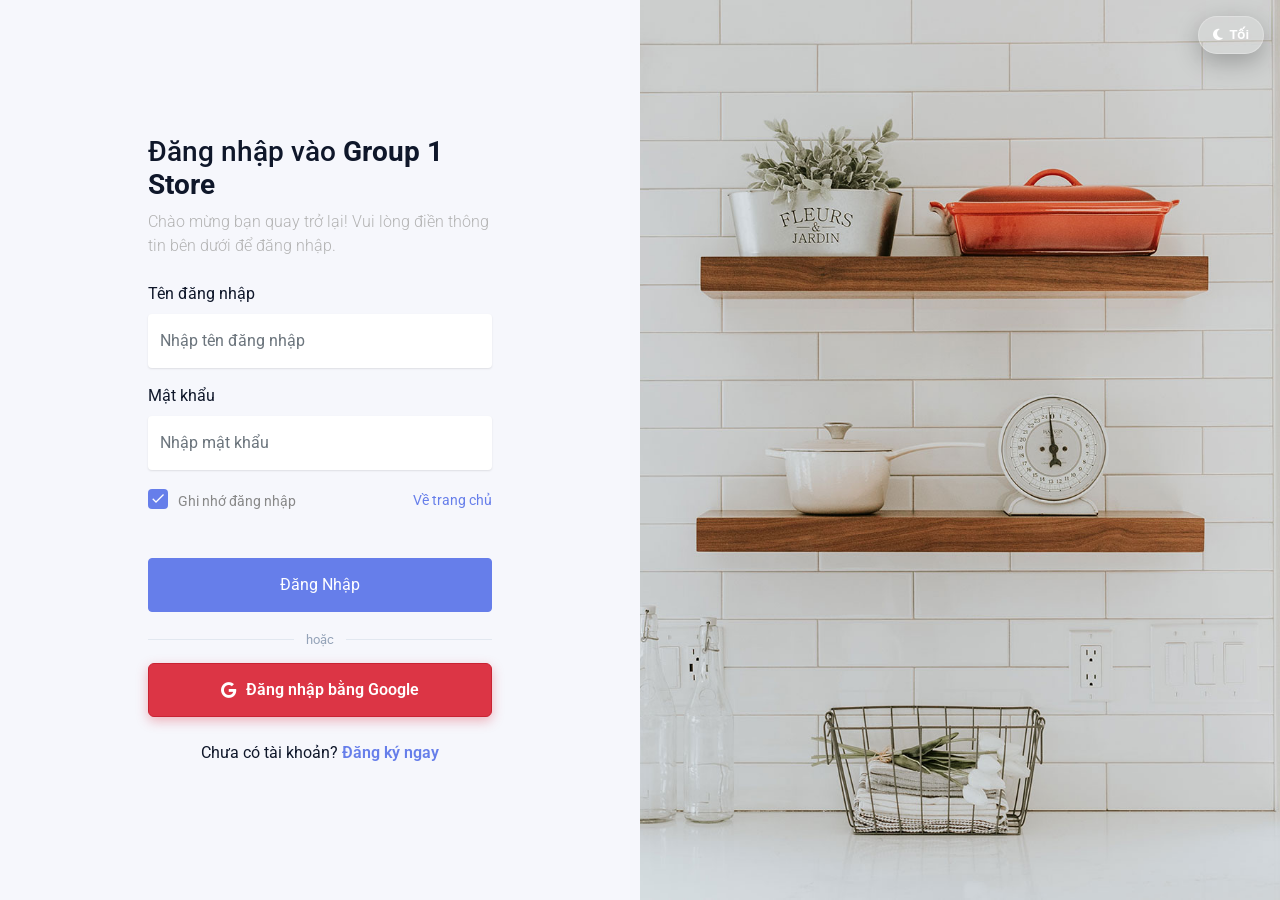
<file: wwwroot/account.html>
<!DOCTYPE html>
<html lang="vi">
<head>
    <meta charset="UTF-8" />
    <meta name="viewport" content="width=device-width, initial-scale=1.0" />
    <script src="js/theme.js"></script>
    <title>Khu vực cá nhân - Group 1 Store</title>
    <link href="https://fonts.googleapis.com/css2?family=Poppins:wght@300;400;500;600;700&display=swap" rel="stylesheet">
    <link rel="stylesheet" href="https://cdnjs.cloudflare.com/ajax/libs/font-awesome/6.5.2/css/all.min.css" />
    <link rel="stylesheet" href="css/theme.css">
    <link rel="stylesheet" href="css/header-footer.css">
    <link rel="stylesheet" href="css/member.css">
</head>
<body class="member-page">

    <header class="site-header">
        <div class="header-container">
            <div class="logo" onclick="navigateToHome()" title="Về cửa hàng">
                <i class="fa-solid fa-store"></i> Group <span>1 Store</span>
            </div>

            <button class="menu-toggle" type="button" aria-label="Mở menu">
                <i class="fa-solid fa-bars"></i>
            </button>

            <nav class="nav-menu">
                <a href="index.html" title="Trang chủ cửa hàng">
                    <i class="fa-solid fa-home"></i> Cửa hàng
                </a>
                <a href="cart.html" title="Giỏ hàng">
                    <i class="fa-solid fa-cart-shopping"></i> Giỏ hàng
                </a>
                <a href="admin.html" title="Quản lý" class="nav-dropdown-item--module nav-admin-only">
                    <i class="fa-solid fa-sliders"></i> Quản lý
                </a>
            </nav>

            <div class="header-right">
                <button class="cart-icon" onclick="navigateToCart()" title="Giỏ hàng" type="button">
                    <i class="fa-solid fa-cart-shopping"></i>
                    <span id="cart-count">0</span>
                </button>

                <div class="user-menu">
                    <button class="user-btn" id="user-btn" type="button" style="display: none;" title="Tài khoản">
                        <span class="user-btn-mark">
                            <img class="user-avatar-img" alt="" width="30" height="30" loading="lazy" decoding="async" referrerpolicy="no-referrer" />
                            <i class="user-avatar-fallback fa-solid fa-user" aria-hidden="true"></i>
                        </span>
                        <span class="user-btn-text">Tài khoản</span>
                    </button>
                    <div class="dropdown-menu" id="user-dropdown">
                        <a href="account.html"><i class="fa-solid fa-gauge-high"></i> Khu cá nhân</a>
                        <a href="settings.html"><i class="fa-solid fa-gear"></i> Cài đặt</a>
                        <a href="#" onclick="logout(); return false;"><i class="fa-solid fa-sign-out-alt"></i> Đăng xuất</a>
                    </div>
                </div>
            </div>
        </div>
    </header>

    <main class="member-shell">
        <aside class="member-sidebar" aria-label="Thông tin tài khoản">
            <div class="member-profile">
                <div class="member-avatar-wrap">
                    <img id="member-avatar-lg" class="member-avatar-img" alt="" style="display:none;" width="90" height="90" />
                    <div id="member-avatar-fallback-lg" class="member-avatar-fallback" aria-hidden="true">
                        <i class="fa-solid fa-user"></i>
                    </div>
                </div>
                <h1 id="member-display-name">Thành viên</h1>
                <span class="member-tag">Đã đăng nhập</span>
            </div>
            <nav class="member-sidebar-nav" aria-label="Điều hướng nhanh">
                <a href="account.html" class="is-active"><i class="fa-solid fa-gauge-high"></i> Tổng quan</a>
                <a href="settings.html"><i class="fa-solid fa-gear"></i> Cài đặt</a>
                <a href="index.html#products"><i class="fa-solid fa-bag-shopping"></i> Tiếp tục mua sắm</a>
                <a href="cart.html"><i class="fa-solid fa-cart-flatbed"></i> Giỏ hàng của tôi</a>
                <a href="index.html"><i class="fa-solid fa-store"></i> Trang chủ cửa hàng</a>
                <a href="admin.html" class="nav-admin-only"><i class="fa-solid fa-screwdriver-wrench"></i> Quản lý sản phẩm</a>
            </nav>
        </aside>

        <section class="member-main" aria-labelledby="member-dashboard-title">
            <div class="member-main-header">
                <h2 id="member-dashboard-title">Khu vực của bạn</h2>
            </div>

            <div class="member-cards">
                <a class="member-card" href="index.html#products">
                    <span class="icon"><i class="fa-solid fa-store"></i></span>
                    <h3>Cửa hàng</h3>
                    <p>Xem sản phẩm, lọc theo danh mục và thêm vào giỏ.</p>
                    <span class="go">Vào cửa hàng <i class="fa-solid fa-arrow-right"></i></span>
                </a>
                <a class="member-card" href="cart.html">
                    <span class="icon"><i class="fa-solid fa-basket-shopping"></i></span>
                    <h3>Giỏ hàng</h3>
                    <p>Kiểm tra đơn hàng tạm và thanh toán khi sẵn sàng.</p>
                    <span class="go">Mở giỏ hàng <i class="fa-solid fa-arrow-right"></i></span>
                </a>
                <a class="member-card nav-admin-only" href="admin.html">
                    <span class="icon"><i class="fa-solid fa-boxes-stacked"></i></span>
                    <h3>Quản lý</h3>
                    <p>Thêm, sửa hoặc xóa sản phẩm (cần quyền truy cập).</p>
                    <span class="go">Mở quản lý <i class="fa-solid fa-arrow-right"></i></span>
                </a>
                <a class="member-card" href="settings.html">
                    <span class="icon"><i class="fa-solid fa-gear"></i></span>
                    <h3>Cài đặt</h3>
                    <p>Đổi tên, mật khẩu, avatar và hình nền.</p>
                    <span class="go">Mở cài đặt <i class="fa-solid fa-arrow-right"></i></span>
                </a>
            </div>

            <section class="my-orders-section" aria-labelledby="my-orders-title">
                <div class="my-orders-head">
                    <h3 id="my-orders-title"><i class="fa-solid fa-truck-fast"></i> Theo dõi đơn hàng của bạn</h3>
                    <button type="button" id="btn-refresh-my-orders" class="my-orders-refresh" title="Làm mới">
                        <i class="fa-solid fa-rotate"></i> Làm mới
                    </button>
                </div>
                <div id="my-orders-loading" class="my-orders-loading">Đang tải đơn hàng...</div>
                <div id="my-orders-no-data" class="my-orders-empty" style="display:none;">
                    Bạn chưa có đơn hàng nào. Hãy đặt hàng từ giỏ để bắt đầu theo dõi.
                </div>

                <div id="my-orders-wrap" class="my-orders-wrap" style="display:none;">
                    <div class="my-orders-picker">
                        <label for="my-order-select">Danh sách đơn hàng</label>
                        <div class="my-orders-picker-row">
                            <select id="my-order-select">
                                <option value="">-- Chọn đơn hàng --</option>
                            </select>
                            <span id="my-orders-count" class="my-orders-count">0 đơn</span>
                        </div>
                    </div>

                    <div id="my-order-empty" class="my-order-empty">Chọn một đơn hàng để xem chi tiết.</div>
                    <div id="my-order-detail" class="my-order-detail" style="display:none;">
                        <div class="my-order-meta">
                            <div><span>Mã đơn</span><strong id="my-order-id">#—</strong></div>
                            <div><span>Thời gian</span><strong id="my-order-time">—</strong></div>
                            <div><span>Trạng thái</span><strong id="my-order-status">—</strong></div>
                            <div><span>Tổng tiền</span><strong id="my-order-total">—</strong></div>
                            <div><span>Thanh toán</span><strong id="my-order-payment">—</strong></div>
                            <div><span>Địa chỉ</span><strong id="my-order-shipping">—</strong></div>
                        </div>

                        <div class="my-order-tracking">
                            <div class="track-step" id="track-prep">Đang chuẩn bị</div>
                            <div class="track-step" id="track-ship">Đang giao</div>
                            <div class="track-step" id="track-done">Đã giao</div>
                        </div>

                        <ul id="my-order-items" class="my-order-items"></ul>

                        <div id="my-order-review-box" class="my-order-review-box is-locked">
                            <h4><i class="fa-solid fa-star"></i> Đánh giá đơn hàng</h4>
                            <p id="my-order-review-hint" class="my-order-review-hint">Đơn chưa giao thành công, chưa thể đánh giá.</p>
                            <div id="my-order-reviewed" class="my-order-reviewed" style="display:none;"></div>
                            <div id="my-order-star-row" class="my-order-star-row"></div>
                            <label for="my-order-review-note">Ghi chú</label>
                            <textarea id="my-order-review-note" rows="3" placeholder="Chia sẻ cảm nhận về đơn hàng..."></textarea>
                            <button type="button" id="btn-submit-my-review" class="my-order-review-btn">
                                <i class="fa-solid fa-paper-plane"></i> Gửi đánh giá
                            </button>
                        </div>
                        <div id="my-order-cancel-box" class="my-order-review-box is-locked">
                            <h4><i class="fa-solid fa-ban"></i> Hủy đơn hàng</h4>
                            <p id="my-order-cancel-hint" class="my-order-review-hint">Đơn đã giao nên không thể hủy.</p>
                            <div id="my-order-cancel-sent" class="my-order-reviewed" style="display:none;"></div>
                            <label for="my-order-cancel-reason">Lý do hủy *</label>
                            <select id="my-order-cancel-reason">
                                <option value="">-- Chọn lý do hủy --</option>
                            </select>
                            <label for="my-order-cancel-note">Ghi chú thêm (nếu có)</label>
                            <textarea id="my-order-cancel-note" rows="3" placeholder="Mô tả thêm cho admin..."></textarea>
                            <button type="button" id="btn-submit-my-cancel" class="my-order-review-btn">
                                <i class="fa-solid fa-paper-plane"></i> Gửi yêu cầu hủy
                            </button>
                        </div>
                        <div id="my-order-msg" class="my-order-msg"></div>
                    </div>
                </div>
            </section>
        </section>
    </main>

    <footer>
        <div class="footer-container">
            <div class="footer-bottom" style="border-top: 1px solid rgba(255,255,255,0.08); padding: 20px;">
                <p>&copy; 2026 Group 1 Store — Khu vực thành viên</p>
            </div>
        </div>
    </footer>

    <script src="config.js"></script>
    <script src="api.js"></script>
    <script src="js/profile.js"></script>
    <script src="js/header.js"></script>
    <script src="js/account-orders.js"></script>
    <script>
        function syncMemberProfile() {
            var name = localStorage.getItem('userName');
            var avatar = localStorage.getItem('userAvatar');
            var titleEl = document.getElementById('member-display-name');
            if (titleEl && name) titleEl.textContent = name;

            var img = document.getElementById('member-avatar-lg');
            var fb = document.getElementById('member-avatar-fallback-lg');
            if (!img || !fb) return;

            if (avatar && avatar.trim()) {
                img.onload = function () {
                    img.style.display = 'block';
                    fb.style.display = 'none';
                };
                img.onerror = function () {
                    img.style.display = 'none';
                    fb.style.display = 'flex';
                    img.removeAttribute('src');
                };
                img.src = avatar.trim();
                img.alt = name || 'Avatar';
                if (img.complete && img.naturalHeight > 0) {
                    img.style.display = 'block';
                    fb.style.display = 'none';
                }
            } else {
                img.style.display = 'none';
                fb.style.display = 'flex';
            }
        }

        document.addEventListener('DOMContentLoaded', function () {
            if (!getToken()) {
                window.location.href = 'login.html';
                return;
            }
            document.body.classList.add('app-user-logged-in');
            initializeHeader();
            fetchAndCacheProfile().then(function () {
                syncMemberProfile();
            });
            if (typeof initAccountOrders === 'function') {
                Promise.resolve(initAccountOrders()).catch(function (e) { console.warn(e); });
            }
            applyUserBackground();
            updateCartCount();
        });
    </script>
</body>
</html>
</file>
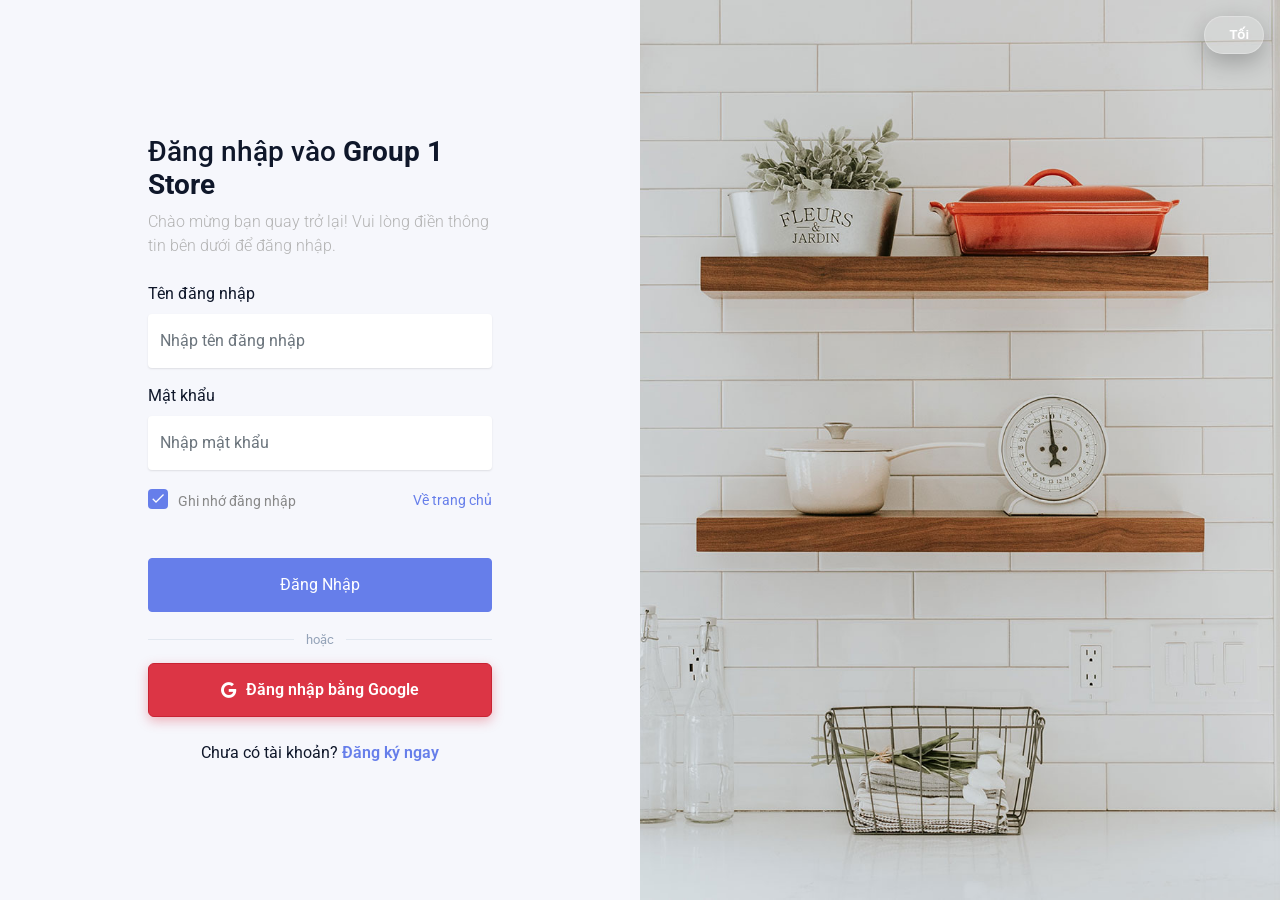
<file: wwwroot/cart.html>
﻿<!DOCTYPE html>
<html lang="vi">
<head>
    <meta charset="UTF-8">
    <meta name="viewport" content="width=device-width, initial-scale=1.0">
    <script src="js/theme.js"></script>
    <title>Giỏ hàng - Group 1 Store</title>
    <link rel="stylesheet" href="https://cdnjs.cloudflare.com/ajax/libs/font-awesome/6.5.2/css/all.min.css" />
    <link href="https://fonts.googleapis.com/css2?family=Poppins:wght@300;400;500;600;700&display=swap" rel="stylesheet">

    <link rel="stylesheet" href="css/theme.css">
    <!-- Header/Footer CSS -->
    <link rel="stylesheet" href="css/header-footer.css">

    <style>
        * {
            margin: 0;
            padding: 0;
            box-sizing: border-box;
        }

        body {
            font-family: 'Poppins', sans-serif;
            background: linear-gradient(180deg, #eef2f7 0%, #e2e8f0 100%);
            padding: 0;
            display: flex;
            flex-direction: column;
            min-height: 100vh;
            color: #0f172a;
        }

        .main-content {
            flex: 1;
            max-width: 1180px;
            margin: 0 auto;
            padding: 28px 20px 56px;
            width: 100%;
        }

        .cart-breadcrumb {
            font-size: 13px;
            color: #64748b;
            margin-bottom: 16px;
        }

        .cart-breadcrumb a {
            color: #0369a1;
            text-decoration: none;
            font-weight: 500;
        }

        .cart-breadcrumb a:hover {
            text-decoration: underline;
        }

        .page-title {
            font-size: clamp(1.5rem, 3vw, 1.85rem);
            color: #0f172a;
            margin-bottom: 22px;
            display: flex;
            align-items: center;
            gap: 12px;
            font-weight: 700;
            letter-spacing: -0.02em;
        }

        .page-title i {
            color: #0284c7;
        }

        .cart-page-grid {
            display: grid;
            grid-template-columns: 1fr minmax(280px, 340px);
            gap: 24px;
            align-items: start;
        }

        @media (max-width: 920px) {
            .cart-page-grid {
                grid-template-columns: 1fr;
            }
        }

        .cart-list-panel {
            background: #fff;
            border-radius: 18px;
            box-shadow: 0 10px 30px rgba(15, 23, 42, 0.08);
            border: 1px solid #dbe6f3;
            overflow: hidden;
        }

        .cart-list-head {
            padding: 18px 22px;
            border-bottom: 1px solid #e2e8f0;
            display: flex;
            justify-content: space-between;
            align-items: center;
            flex-wrap: wrap;
            gap: 8px;
        }

        .cart-list-head h2 {
            font-size: 15px;
            font-weight: 600;
            color: #334155;
        }

        .cart-list-head span {
            font-size: 13px;
            color: #64748b;
        }

        #cart-items {
            padding: 0;
        }

        .cart-line {
            display: grid;
            grid-template-columns: 100px 1fr auto auto auto;
            gap: 16px 20px;
            align-items: center;
            padding: 18px 22px;
            border-bottom: 1px solid #edf2f8;
            background: linear-gradient(180deg, #ffffff 0%, #fbfdff 100%);
        }

        .cart-line:last-child {
            border-bottom: none;
        }

        @media (max-width: 720px) {
            .cart-line {
                grid-template-columns: 80px 1fr;
                grid-template-rows: auto auto auto;
            }

            .cart-line__media {
                grid-row: span 2;
            }

            .cart-line__qty {
                grid-column: 2;
            }

            .cart-line__line-total {
                grid-column: 2;
                justify-self: start;
            }

            .cart-line__actions {
                grid-column: 1 / -1;
                justify-self: end;
            }
        }

        .cart-line__media {
            width: 108px;
            height: 108px;
            border-radius: 12px;
            overflow: hidden;
            background: #f8fafc;
            border: 1px solid #dbe6f3;
            flex-shrink: 0;
        }

        .cart-line__media img {
            width: 100%;
            height: 100%;
            object-fit: cover;
            display: block;
        }

        .cart-line__body {
            min-width: 0;
        }

        .cart-line__title {
            font-size: 16px;
            font-weight: 700;
            color: #0f172a;
            text-decoration: none;
            line-height: 1.35;
            display: block;
            margin-bottom: 6px;
        }

        .cart-line__title:hover {
            color: #0369a1;
        }

        .cart-line__unit {
            font-size: 13px;
            color: #64748b;
        }

        .cart-line__unit strong {
            color: #0369a1;
            font-weight: 700;
        }

        .cart-line__qty {
            display: flex;
            flex-direction: column;
            align-items: flex-start;
            gap: 6px;
        }

        .cart-line__qty label {
            font-size: 11px;
            font-weight: 600;
            text-transform: uppercase;
            letter-spacing: 0.04em;
            color: #94a3b8;
        }

        .qty-input {
            width: 80px;
            padding: 11px 8px;
            border: 1px solid #cbd5e1;
            border-radius: 10px;
            text-align: center;
            font-size: 16px;
            font-weight: 700;
            font-family: 'Poppins', sans-serif;
            color: #0f172a;
            background: #ffffff;
        }

        .qty-input:focus {
            outline: none;
            border-color: #0284c7;
            box-shadow: 0 0 0 3px rgba(14, 165, 233, 0.2);
        }

        .cart-line__line-total {
            text-align: right;
            min-width: 120px;
        }

        .cart-line__line-total .label {
            font-size: 11px;
            text-transform: uppercase;
            letter-spacing: 0.04em;
            color: #94a3b8;
            font-weight: 600;
            margin-bottom: 4px;
        }

        .cart-line__line-total .amount {
            font-size: 18px;
            font-weight: 800;
            color: #0369a1;
            letter-spacing: -0.01em;
        }

        .cart-line__actions {
            display: flex;
            flex-direction: column;
            gap: 8px;
            align-items: stretch;
        }

        .btn-update {
            background: linear-gradient(135deg, #0f766e, #0d9488);
            color: white;
            padding: 10px 14px;
            border: none;
            border-radius: 10px;
            cursor: pointer;
            font-size: 13px;
            font-weight: 600;
            font-family: 'Poppins', sans-serif;
            transition: filter 0.2s, transform 0.15s, box-shadow 0.2s;
            white-space: nowrap;
            box-shadow: 0 8px 18px rgba(13, 148, 136, 0.22);
        }

        .btn-update:hover {
            filter: brightness(1.05);
            box-shadow: 0 10px 22px rgba(13, 148, 136, 0.28);
        }

        .btn-delete {
            background: transparent;
            color: #dc2626;
            padding: 8px 10px;
            border: 1px solid #fbcaca;
            border-radius: 10px;
            cursor: pointer;
            font-size: 13px;
            font-weight: 600;
            font-family: 'Poppins', sans-serif;
            transition: background 0.2s, border-color 0.2s;
            display: inline-flex;
            align-items: center;
            justify-content: center;
            gap: 6px;
        }

        .btn-delete:hover {
            background: #fff5f5;
            border-color: #fb7185;
        }

        .cart-summary-aside {
            background: #fff;
            border-radius: 16px;
            box-shadow: 0 4px 24px rgba(15, 23, 42, 0.06);
            border: 1px solid rgba(148, 163, 184, 0.2);
            padding: 22px 22px 24px;
            position: sticky;
            top: 92px;
        }

        @media (max-width: 920px) {
            .cart-summary-aside {
                position: static;
            }
        }

        .cart-summary-aside h3 {
            font-size: 16px;
            font-weight: 700;
            color: #0f172a;
            margin-bottom: 18px;
            padding-bottom: 14px;
            border-bottom: 1px solid #e2e8f0;
        }

        .summary-rows {
            display: flex;
            flex-direction: column;
            gap: 12px;
            margin-bottom: 18px;
        }

        .summary-row {
            display: flex;
            justify-content: space-between;
            font-size: 14px;
            color: #475569;
        }

        .summary-row span:last-child {
            font-weight: 600;
            color: #0f172a;
        }

        .summary-row--muted {
            font-size: 13px;
            color: #94a3b8;
        }

        .summary-row--muted span:last-child {
            color: #64748b;
            font-weight: 500;
        }

        .summary-total {
            display: flex;
            justify-content: space-between;
            align-items: baseline;
            padding-top: 16px;
            margin-bottom: 20px;
            border-top: 2px solid #e2e8f0;
            font-size: 15px;
            font-weight: 600;
            color: #334155;
        }

        .summary-total .amount {
            font-size: 22px;
            font-weight: 800;
            color: #0369a1;
            letter-spacing: -0.02em;
        }

        .summary-actions {
            display: flex;
            flex-direction: column;
            gap: 10px;
        }

        .btn-checkout {
            width: 100%;
            background: linear-gradient(135deg, #0ea5e9, #0369a1);
            color: white;
            padding: 15px 20px;
            border: none;
            border-radius: 12px;
            cursor: pointer;
            font-size: 15px;
            font-weight: 700;
            font-family: 'Poppins', sans-serif;
            transition: transform 0.15s, box-shadow 0.2s;
            display: inline-flex;
            align-items: center;
            justify-content: center;
            gap: 10px;
            box-shadow: 0 8px 20px rgba(3, 105, 161, 0.28);
        }

        .btn-checkout:hover {
            transform: translateY(-1px);
            box-shadow: 0 12px 28px rgba(3, 105, 161, 0.35);
        }

        .btn-continue {
            width: 100%;
            background: #f8fafc;
            color: #334155;
            padding: 13px 20px;
            border: 1px solid #e2e8f0;
            border-radius: 12px;
            cursor: pointer;
            font-size: 14px;
            font-weight: 600;
            font-family: 'Poppins', sans-serif;
            transition: background 0.2s, border-color 0.2s;
            display: inline-flex;
            align-items: center;
            justify-content: center;
            gap: 8px;
        }

        .btn-continue:hover {
            background: #f1f5f9;
            border-color: #cbd5e1;
        }

        /* Modal thanh toán */
        .checkout-overlay {
            display: none;
            position: fixed;
            inset: 0;
            background: rgba(15, 23, 42, 0.55);
            z-index: 2000;
            align-items: center;
            justify-content: center;
            padding: 20px;
        }

        .checkout-overlay.show {
            display: flex;
        }

        .checkout-modal {
            background: #fff;
            border-radius: 16px;
            max-width: 520px;
            width: 100%;
            max-height: 92vh;
            overflow-y: auto;
            box-shadow: 0 24px 48px rgba(0, 0, 0, 0.2);
        }

        .checkout-modal-header {
            padding: 20px 22px;
            border-bottom: 1px solid #eee;
            display: flex;
            justify-content: space-between;
            align-items: center;
        }

        .checkout-modal-header h2 {
            font-size: 20px;
            color: #111827;
            display: flex;
            align-items: center;
            gap: 10px;
        }

        .checkout-close {
            background: none;
            border: none;
            font-size: 22px;
            color: #64748b;
            cursor: pointer;
            padding: 4px 8px;
            line-height: 1;
        }

        .checkout-modal-body {
            padding: 18px 22px 22px;
        }

        .checkout-items-preview {
            max-height: 160px;
            overflow-y: auto;
            margin-bottom: 16px;
            border: 1px solid #e2e8f0;
            border-radius: 12px;
            padding: 8px 10px;
        }

        .checkout-preview-line {
            display: flex;
            align-items: center;
            gap: 10px;
            padding: 8px 4px;
            border-bottom: 1px solid #f1f5f9;
            font-size: 13px;
        }

        .checkout-preview-line:last-child {
            border-bottom: none;
        }

        .checkout-preview-line img {
            width: 44px;
            height: 44px;
            border-radius: 8px;
            object-fit: cover;
            background: #f8fafc;
            flex-shrink: 0;
        }

        .checkout-preview-line .pn {
            flex: 1;
            min-width: 0;
            font-weight: 600;
            color: #1e293b;
            white-space: nowrap;
            overflow: hidden;
            text-overflow: ellipsis;
        }

        .checkout-preview-line .pq {
            color: #64748b;
            font-size: 12px;
        }

        .checkout-total-line {
            font-size: 18px;
            font-weight: 700;
            color: #00a8cc;
            margin-bottom: 16px;
            text-align: center;
        }

        .payment-methods-title {
            font-size: 14px;
            font-weight: 600;
            color: #374151;
            margin-bottom: 10px;
        }

        .payment-option {
            display: flex;
            align-items: flex-start;
            flex-wrap: wrap;
            gap: 12px;
            padding: 12px 14px;
            border: 2px solid #e5e7eb;
            border-radius: 12px;
            margin-bottom: 10px;
            cursor: pointer;
            transition: border-color 0.2s, background 0.2s;
        }

        .payment-option-logos {
            display: flex;
            align-items: center;
            gap: 6px;
            flex-wrap: wrap;
            width: 70px;
            flex: 0 0 70px;
            margin-top: 1px;
        }

        .payment-option-logo {
            width: 30px;
            height: 30px;
            border-radius: 8px;
            border: 1px solid #dbe3ef;
            background: #fff;
            object-fit: contain;
            padding: 4px;
            box-shadow: 0 2px 6px rgba(15, 23, 42, 0.06);
        }

        .payment-option-logo--bank-grid {
            width: 68px;
            height: 44px;
            padding: 2px;
        }

        .payment-option:hover {
            border-color: #00d4ff;
            background: #f8fafc;
        }

        .payment-option.selected {
            border-color: #0072ff;
            background: #eff6ff;
        }

        .payment-option input {
            margin-top: 3px;
        }

        .payment-option label {
            flex: 1;
            cursor: pointer;
            font-size: 14px;
            line-height: 1.45;
            min-width: 0;
        }

        .payment-option strong {
            display: block;
            color: #111827;
            margin-bottom: 2px;
        }

        .payment-option small {
            color: #64748b;
            font-size: 12px;
        }

        .payment-hint {
            display: none;
            font-size: 13px;
            color: #475569;
            background: #f1f5f9;
            border-radius: 10px;
            padding: 12px 14px;
            margin-top: 4px;
            margin-bottom: 14px;
            line-height: 1.5;
        }

        .payment-hint.show {
            display: block;
        }

        /* VNPay QR */
        .vnpay-qr-wrap {
            display: none;
            width: 100%;
            margin-top: 12px;
        }

        .vnpay-qr-wrap.is-visible {
            display: block;
            animation: vnpayQrIn 0.2s ease;
        }

        @keyframes vnpayQrIn {
            from { opacity: 0; transform: translateY(-6px); }
            to { opacity: 1; transform: translateY(0); }
        }

        .vnpay-qr-card {
            width: 100%;
            background: #f8fafc;
            border: 1px solid #e2e8f0;
            border-radius: 12px;
            padding: 14px;
            display: flex;
            align-items: center;
            gap: 14px;
        }

        .vnpay-qr-img {
            width: 120px;
            height: 120px;
            border-radius: 10px;
            background: #fff;
            object-fit: contain;
            padding: 8px;
            border: 1px solid rgba(0, 114, 255, 0.14);
            flex-shrink: 0;
        }

        .vnpay-qr-meta {
            flex: 1;
            min-width: 0;
        }

        .vnpay-qr-meta strong {
            display: block;
            font-size: 14px;
            color: #0f172a;
            margin-bottom: 6px;
        }

        .vnpay-qr-amount {
            font-weight: 800;
            color: #0072ff;
            margin-bottom: 4px;
        }

        .vnpay-qr-meta .sub {
            font-size: 12px;
            color: #64748b;
            line-height: 1.5;
        }

        .vnpay-qr-missing {
            display: none;
            margin-top: 6px;
            font-size: 12px;
            color: #ef4444;
            line-height: 1.4;
        }

        html[data-theme="dark"] .vnpay-qr-card {
            background: var(--th-bg-elevated);
            border-color: var(--th-border);
        }

        html[data-theme="dark"] .vnpay-qr-meta strong {
            color: var(--th-text);
        }

        html[data-theme="dark"] .vnpay-qr-amount {
            color: var(--th-accent-soft);
        }

        html[data-theme="dark"] .vnpay-qr-meta .sub {
            color: var(--th-text-muted);
        }

        .btn-confirm-pay {
            width: 100%;
            padding: 14px;
            border: none;
            border-radius: 10px;
            background: linear-gradient(135deg, #00c6ff, #0072ff);
            color: #fff;
            font-size: 16px;
            font-weight: 600;
            cursor: pointer;
            font-family: 'Poppins', sans-serif;
            margin-top: 8px;
        }

        .btn-confirm-pay:hover {
            opacity: 0.95;
            transform: translateY(-1px);
        }

        .btn-confirm-pay:disabled {
            opacity: 0.55;
            cursor: not-allowed;
            transform: none;
        }

        /* Modal thanh toán thành công */
        .order-success-overlay {
            display: none;
            position: fixed;
            inset: 0;
            z-index: 2100;
            background: rgba(15, 23, 42, 0.62);
            backdrop-filter: blur(4px);
            align-items: center;
            justify-content: center;
            padding: 20px;
        }

        .order-success-overlay.show {
            display: flex;
            animation: successOverlayIn 0.35s ease;
        }

        @keyframes successOverlayIn {
            from { opacity: 0; }
            to { opacity: 1; }
        }

        .order-success-card {
            background: #fff;
            border-radius: 20px;
            max-width: 440px;
            width: 100%;
            overflow: hidden;
            box-shadow: 0 28px 60px rgba(15, 23, 42, 0.28);
            animation: successCardIn 0.45s cubic-bezier(0.22, 1, 0.36, 1);
        }

        @keyframes successCardIn {
            from {
                opacity: 0;
                transform: translateY(24px) scale(0.96);
            }
            to {
                opacity: 1;
                transform: translateY(0) scale(1);
            }
        }

        .order-success-hero {
            text-align: center;
            padding: 32px 28px 24px;
            background: linear-gradient(145deg, #059669 0%, #0d9488 45%, #0284c7 100%);
            color: #fff;
            position: relative;
        }

        .order-success-hero::after {
            content: '';
            position: absolute;
            inset: 0;
            background: radial-gradient(circle at 80% 20%, rgba(255, 255, 255, 0.15), transparent 50%);
            pointer-events: none;
        }

        .success-icon-ring {
            width: 72px;
            height: 72px;
            margin: 0 auto 16px;
            border-radius: 50%;
            background: rgba(255, 255, 255, 0.2);
            border: 3px solid rgba(255, 255, 255, 0.5);
            display: flex;
            align-items: center;
            justify-content: center;
            font-size: 32px;
            position: relative;
            z-index: 1;
            animation: successPop 0.55s cubic-bezier(0.22, 1, 0.36, 1) 0.15s both;
        }

        @keyframes successPop {
            0% { transform: scale(0.4); opacity: 0; }
            70% { transform: scale(1.08); }
            100% { transform: scale(1); opacity: 1; }
        }

        .order-success-hero h2 {
            font-size: 1.35rem;
            font-weight: 700;
            margin-bottom: 6px;
            position: relative;
            z-index: 1;
            letter-spacing: -0.02em;
        }

        .order-success-hero .success-subtitle {
            font-size: 14px;
            opacity: 0.92;
            line-height: 1.5;
            position: relative;
            z-index: 1;
        }

        .order-success-body {
            padding: 22px 24px 8px;
        }

        .order-success-body .detail-grid {
            display: flex;
            flex-direction: column;
            gap: 0;
            border: 1px solid #e2e8f0;
            border-radius: 14px;
            overflow: hidden;
        }

        .order-detail-row {
            display: flex;
            justify-content: space-between;
            align-items: center;
            gap: 12px;
            padding: 14px 16px;
            font-size: 14px;
            border-bottom: 1px solid #f1f5f9;
        }

        .order-detail-row:last-child {
            border-bottom: none;
        }

        .order-detail-row .label {
            color: #64748b;
            display: flex;
            align-items: center;
            gap: 8px;
        }

        .order-detail-row .label i {
            color: #0284c7;
            width: 18px;
            text-align: center;
        }

        .order-detail-row .value {
            font-weight: 600;
            color: #0f172a;
            text-align: right;
        }

        .order-detail-row--total {
            background: linear-gradient(90deg, #f0f9ff, #ecfeff);
        }

        .order-detail-row--total .value {
            font-size: 1.1rem;
            color: #0072ff;
            font-weight: 700;
        }

        .order-detail-row--id .value {
            font-family: ui-monospace, 'Cascadia Code', monospace;
            font-size: 15px;
            color: #0d9488;
        }

        .success-cod-block {
            margin-top: 14px;
            padding: 14px 16px;
            background: #f8fafc;
            border-radius: 12px;
            border: 1px dashed #cbd5e1;
            font-size: 13px;
            line-height: 1.55;
            color: #475569;
        }

        .success-cod-block h4 {
            font-size: 13px;
            font-weight: 600;
            color: #334155;
            margin-bottom: 8px;
            display: flex;
            align-items: center;
            gap: 8px;
        }

        .success-cod-block p {
            margin: 4px 0;
        }

        .success-cod-block strong {
            color: #0f172a;
        }

        .order-success-actions {
            padding: 16px 24px 24px;
            display: flex;
            flex-direction: column;
            gap: 10px;
        }

        .btn-success-primary {
            display: flex;
            align-items: center;
            justify-content: center;
            gap: 8px;
            width: 100%;
            padding: 14px 20px;
            border: none;
            border-radius: 12px;
            background: linear-gradient(135deg, #00c6ff, #0072ff);
            color: #fff;
            font-size: 15px;
            font-weight: 600;
            font-family: 'Poppins', sans-serif;
            text-decoration: none;
            cursor: pointer;
            transition: transform 0.2s, box-shadow 0.2s;
            box-shadow: 0 8px 20px rgba(0, 114, 255, 0.3);
        }

        .btn-success-primary:hover {
            transform: translateY(-2px);
            box-shadow: 0 12px 24px rgba(0, 114, 255, 0.38);
        }

        .btn-success-secondary {
            width: 100%;
            padding: 12px 20px;
            border: 2px solid #e2e8f0;
            border-radius: 12px;
            background: #fff;
            color: #475569;
            font-size: 14px;
            font-weight: 600;
            font-family: 'Poppins', sans-serif;
            cursor: pointer;
            transition: border-color 0.2s, color 0.2s;
        }

        .btn-success-secondary:hover {
            border-color: #94a3b8;
            color: #0f172a;
        }

        .cod-customer-section {
            display: none;
            margin: 12px 0 14px;
            padding: 14px;
            border: 2px solid #0ea5e9;
            border-radius: 12px;
            background: #f0f9ff;
        }

        .cod-customer-section.is-visible {
            display: block !important;
        }

        .cod-customer-section h3 {
            font-size: 14px;
            font-weight: 600;
            color: #111827;
            margin: 0 0 12px;
            display: flex;
            align-items: center;
            gap: 8px;
        }

        .cod-field {
            margin-bottom: 10px;
        }

        .cod-field label {
            display: block;
            font-size: 12px;
            font-weight: 600;
            color: #475569;
            margin-bottom: 4px;
        }

        .cod-field input,
        .cod-field textarea {
            width: 100%;
            padding: 10px 12px;
            border: 1px solid #cbd5e1;
            border-radius: 8px;
            font-size: 14px;
            font-family: 'Poppins', sans-serif;
        }

        .cod-field textarea {
            min-height: 64px;
            resize: vertical;
        }

        .cod-phone-row {
            display: flex;
            gap: 8px;
            flex-wrap: wrap;
            align-items: flex-end;
        }

        .cod-phone-row .cod-field {
            flex: 1;
            min-width: 140px;
            margin-bottom: 0;
        }

        .btn-send-otp {
            padding: 10px 14px;
            border: none;
            border-radius: 8px;
            background: #0f766e;
            color: #fff;
            font-size: 13px;
            font-weight: 600;
            cursor: pointer;
            font-family: inherit;
            white-space: nowrap;
        }

        .btn-send-otp:hover { filter: brightness(1.05); }
        .btn-send-otp:disabled { opacity: 0.55; cursor: not-allowed; }

        .cod-otp-row {
            display: flex;
            gap: 8px;
            margin-top: 10px;
            flex-wrap: wrap;
            align-items: flex-end;
        }

        .cod-otp-row input {
            flex: 1;
            min-width: 120px;
            padding: 10px 12px;
            border: 1px solid #cbd5e1;
            border-radius: 8px;
            font-size: 14px;
            letter-spacing: 0.15em;
            font-family: inherit;
        }

        .btn-verify-otp {
            padding: 10px 14px;
            border: none;
            border-radius: 8px;
            background: #1d4ed8;
            color: #fff;
            font-size: 13px;
            font-weight: 600;
            cursor: pointer;
            font-family: inherit;
        }

        .btn-verify-otp:disabled { opacity: 0.55; cursor: not-allowed; }

        .cod-otp-status {
            font-size: 12px;
            margin-top: 8px;
            line-height: 1.45;
        }

        .cod-otp-status.ok { color: #047857; }
        .cod-otp-status.err { color: #b91c1c; }
        .cod-otp-status.info { color: #0369a1; }

        .empty-message {
            text-align: center;
            padding: 56px 32px;
            color: #64748b;
            font-size: 16px;
            line-height: 1.6;
        }

        .empty-message i {
            font-size: 48px;
            color: #cbd5e1;
            margin-bottom: 16px;
            display: block;
        }

        .empty-message a {
            color: #0369a1;
            text-decoration: none;
            font-weight: 600;
        }

        .empty-message a:hover {
            text-decoration: underline;
        }

        @media (max-width: 720px) {
            .page-title {
                font-size: 1.35rem;
            }

            .cart-line__media {
                width: 80px;
                height: 80px;
            }
        }
    </style>
</head>
<body>

    <!-- HEADER -->
    <header class="site-header">
        <div class="header-container">
            <div class="logo" onclick="navigateToHome()" title="Trang chủ" style="cursor: pointer;">
                <i class="fa-solid fa-store"></i> Group <span>1 Store</span>
            </div>

            <button class="menu-toggle">
                <i class="fa-solid fa-bars"></i>
            </button>

            <nav class="nav-menu">
                <a href="index.html">
                    <i class="fa-solid fa-home"></i> Trang chủ
                </a>
                <a href="index.html#products" title="Cửa hàng">
                    <i class="fa-solid fa-store"></i> Cửa hàng
                </a>
                <a href="admin.html" class="nav-admin-only" title="Quản lý sản phẩm">
                    <i class="fa-solid fa-sliders"></i> Quản lý
                </a>
            </nav>

            <div class="header-right">
                <button class="cart-icon" style="background: #00d4ff; color: #111827;">
                    <i class="fa-solid fa-cart-shopping"></i>
                    <span id="cart-count">0</span>
                </button>

                <div class="user-menu">
                    <button class="user-btn" id="user-btn" type="button" style="display: none;" title="Tài khoản">
                        <span class="user-btn-mark">
                            <img class="user-avatar-img" alt="" width="30" height="30" loading="lazy" decoding="async" referrerpolicy="no-referrer" />
                            <i class="user-avatar-fallback fa-solid fa-user" aria-hidden="true"></i>
                        </span>
                        <span class="user-btn-text">Tài khoản</span>
                    </button>
                    <div class="dropdown-menu" id="user-dropdown">
                        <a href="account.html"><i class="fa-solid fa-gauge-high"></i> Khu cá nhân</a>
                        <a href="settings.html"><i class="fa-solid fa-gear"></i> Cài đặt</a>
                        <a href="#" onclick="logout(); return false;">
                            <i class="fa-solid fa-sign-out-alt"></i> Đăng xuất
                        </a>
                    </div>
                </div>
            </div>
        </div>
    </header>

    <div class="main-content">
        <nav class="cart-breadcrumb" aria-label="Breadcrumb">
            <a href="index.html">Trang chủ</a>
            <span aria-hidden="true"> / </span>
            <span>Giỏ hàng</span>
        </nav>

        <h1 class="page-title">
            <i class="fa-solid fa-bag-shopping" aria-hidden="true"></i>
            Giỏ hàng &amp; thanh toán
        </h1>

        <div class="cart-page-grid" id="cart-page-grid">
            <div class="cart-list-panel" id="cart-list-panel">
                <div id="cart-items"></div>
            </div>
            <aside id="cart-summary" class="cart-summary-aside" style="display: none;" aria-label="Tóm tắt đơn hàng"></aside>
        </div>
    </div>

    <div id="checkout-overlay" class="checkout-overlay" aria-hidden="true">
        <div class="checkout-modal" role="dialog" aria-labelledby="checkout-title">
            <div class="checkout-modal-header">
                <h2 id="checkout-title"><i class="fa-solid fa-wallet"></i> Thanh toán</h2>
                <button type="button" class="checkout-close" onclick="closeCheckoutModal()" aria-label="Đóng">&times;</button>
            </div>
            <div class="checkout-modal-body">
                <div class="checkout-total-line" id="checkout-modal-total">Tổng: 0 VNĐ</div>
                <div id="checkout-items-preview" class="checkout-items-preview" style="display: none;" aria-label="Sản phẩm trong đơn"></div>
                <div id="cod-customer-section" class="cod-customer-section is-visible" aria-hidden="false">
                    <h3><i class="fa-solid fa-user"></i> Thông tin giao hàng <span style="font-weight:500;font-size:12px;color:#64748b;">(bắt buộc)</span></h3>
                    <div class="cod-field">
                        <label for="cod-customer-name">Họ tên người nhận *</label>
                        <input type="text" id="cod-customer-name" autocomplete="name" placeholder="Nguyễn Văn A" required>
                    </div>
                    <div class="cod-field">
                        <label for="cod-customer-phone">Số điện thoại *</label>
                        <input type="tel" id="cod-customer-phone" autocomplete="tel" placeholder="0912345678" maxlength="11" required>
                    </div>
                    <div class="cod-field">
                        <label for="cod-shipping-address">Địa chỉ giao hàng *</label>
                        <textarea id="cod-shipping-address" placeholder="Số nhà, đường, phường/xã, quận/huyện, tỉnh/thành" required></textarea>
                    </div>
                </div>
                <div class="payment-methods-title">Chọn hình thức thanh toán</div>
                <div id="payment-methods-list"></div>
                <div id="payment-hint" class="payment-hint"></div>
                <button type="button" class="btn-confirm-pay" id="btn-confirm-pay" onclick="confirmCheckout()">
                    Đặt hàng
                </button>
            </div>
        </div>
    </div>

    <div id="order-success-overlay" class="order-success-overlay" aria-hidden="true">
        <div class="order-success-card" role="dialog" aria-labelledby="order-success-title" aria-modal="true">
            <div class="order-success-hero">
                <div class="success-icon-ring" aria-hidden="true">
                    <i class="fa-solid fa-check"></i>
                </div>
                <h2 id="order-success-title">Thanh toán thành công!</h2>
                <p class="success-subtitle" id="success-message">Đơn hàng của bạn đã được ghi nhận.</p>
            </div>
            <div class="order-success-body">
                <div class="detail-grid">
                    <div class="order-detail-row order-detail-row--id">
                        <span class="label"><i class="fa-solid fa-receipt"></i> Mã đơn hàng</span>
                        <span class="value" id="success-order-id">PLD25102000-—</span>
                    </div>
                    <div class="order-detail-row">
                        <span class="label"><i class="fa-solid fa-credit-card"></i> Hình thức</span>
                        <span class="value" id="success-payment">—</span>
                    </div>
                    <div class="order-detail-row order-detail-row--total">
                        <span class="label"><i class="fa-solid fa-coins"></i> Tổng thanh toán</span>
                        <span class="value" id="success-total">—</span>
                    </div>
                </div>
                <div id="success-cod-details" class="success-cod-block" style="display: none;">
                    <h4><i class="fa-solid fa-truck"></i> Thông tin giao hàng</h4>
                    <p>Người nhận: <strong id="success-recipient">—</strong></p>
                    <p>SĐT: <strong id="success-phone">—</strong></p>
                    <p>Địa chỉ: <strong id="success-address">—</strong></p>
                </div>
            </div>
            <div class="order-success-actions">
                <a href="account.html#my-orders-title" class="btn-success-primary" id="success-shop-btn">
                    <i class="fa-solid fa-truck-fast"></i> Theo dõi đơn hàng
                </a>
                <button type="button" class="btn-success-secondary" onclick="closeOrderSuccessModal()">Đóng</button>
            </div>
        </div>
    </div>

    <!-- FOOTER -->
    <footer>
        <div class="footer-container">
            <div class="footer-bottom" style="border-top: 1px solid rgba(255,255,255,0.1);">
                <p>&copy; 2026 Group 1 Store. All rights reserved.</p>
            </div>
        </div>
    </footer>

    <script src="config.js?v=5"></script>
    <script src="api.js?v=5"></script>
    <script src="js/profile.js"></script>
    <script src="js/header.js?v=3"></script>
    <script>
        let cartData = [];
        let lastCartTotal = 0;
        function escapeHtml(str) {
            return String(str == null ? '' : str)
                .replace(/&/g, '&amp;')
                .replace(/</g, '&lt;')
                .replace(/"/g, '&quot;');
        }

        function productImageUrl(item) {
            const p = item && item.product;
            if (!p) return '';
            return p.imageUrl || p.image_url || '';
        }

        const PAYMENT_OPTIONS = [
            {
                id: 'COD',
                title: 'Tiền mặt (COD)',
                desc: 'Thanh toán khi nhận hàng tại nhà.',
                hint: 'Điền đủ thông tin giao hàng phía trên, chọn COD rồi bấm Đặt hàng.',
                icons: [
                    { url: 'https://cdn.simpleicons.org/cashapp/22c55e', alt: 'Tiền mặt' }
                ]
            },
            {
                id: 'BankTransfer',
                title: 'Chuyển khoản ngân hàng',
                desc: 'CK qua Internet Banking / quầy.',
                hint: 'Điền đủ thông tin giao hàng. Nội dung CK: SĐT + Mã đơn. STK demo: 0123456789 — GROUP1 STORE.',
                icons: [
                    { url: 'images/payment-icons/bank-vcb.png', alt: 'Vietcombank' },
                    { url: 'images/payment-icons/bank-bidv.png', alt: 'BIDV' },
                    { url: 'images/payment-icons/bank-tcb.png', alt: 'Techcombank' }
                ]
            },
            {
                id: 'MoMo',
                title: 'Ví MoMo',
                desc: 'Quét QR hoặc thanh toán trong app MoMo.',
                hint: 'Điền đủ thông tin giao hàng. Ví demo: 0901 234 567 (mô phỏng thanh toán).',
                icons: [
                    { url: 'images/payment-icons/momo.png', alt: 'MoMo' }
                ]
            },
            {
                id: 'VNPay',
                title: 'VNPay',
                desc: 'Thẻ ATM nội địa / QR VNPay.',
                hint: 'Điền đủ thông tin giao hàng. Quét QR VNPay rồi bấm Đặt hàng (demo).',
                icons: [
                    { url: 'images/payment-icons/vnpay.png?v=3', alt: 'VNPay', className: 'payment-option-logo--bank-grid' }
                ]
            },
            {
                id: 'Card',
                title: 'Thẻ quốc tế',
                desc: 'Visa, Mastercard, JCB.',
                hint: 'Điền đủ thông tin giao hàng trước khi hoàn tất đơn (demo, không nhập thẻ thật).',
                icons: [
                    { url: 'https://cdn.simpleicons.org/visa/1a1f71', alt: 'Visa' },
                    { url: 'https://cdn.simpleicons.org/mastercard/eb001b', alt: 'Mastercard' },
                    { url: 'https://cdn.simpleicons.org/jcb/0b4ea2', alt: 'JCB' }
                ]
            }
        ];

        // VNPay QR (ảnh do bạn cung cấp)
        // Đặt file tại: wwwroot/images/vnpay-qr.png
        const VN_PAY_QR_IMAGE_URL = 'images/vnpay-qr.png';
        const VN_PAY_QR_MISSING_TEXT = 'Chưa tìm thấy file QR tại wwwroot/images/vnpay-qr.png.';
        const LAST_PAYMENT_METHOD_KEY = 'lastPaymentMethod';
        const ORDER_CODE_PREFIX = 'PLD25102000';

        window.onload = function() {
            initializeHeader();
            loadMyCart();
            (async function syncCartBadge() {
                try {
                    if (!getToken()) return;
                    const cartItems = await apiGet(API_ENDPOINTS.CART);
                    const el = document.getElementById('cart-count');
                    if (el) el.textContent = cartItems.reduce(function (s, it) { return s + it.quantity; }, 0);
                } catch (e) { /* ignore */ }
            })();
        };

        async function loadMyCart() {
            if (!checkAuth()) return;

            try {
                cartData = await apiGet(API_ENDPOINTS.CART);
                displayCart(cartData);
            } catch (error) {
                console.error("Lỗi tải giỏ hàng:", error);
                document.getElementById('cart-items').innerHTML = '<p class="empty-message">Lỗi khi tải giỏ hàng</p>';
            }
        }

        function displayCart(items) {
            const container = document.getElementById('cart-items');
            const summaryEl = document.getElementById('cart-summary');

            if (!items || items.length === 0) {
                summaryEl.style.display = 'none';
                summaryEl.innerHTML = '';
                container.innerHTML =
                    '<div class="empty-message" role="status">' +
                    '<i class="fa-solid fa-cart-flatbed" aria-hidden="true"></i>' +
                    'Giỏ hàng của bạn đang trống.<br><br>' +
                    '<a href="index.html#products">Tiếp tục mua sắm</a>' +
                    '</div>';
                lastCartTotal = 0;
                return;
            }

            summaryEl.style.display = '';

            let linesHtml = '';
            let total = 0;
            let totalQty = 0;

            items.forEach(function (item) {
                const p = item.product || {};
                const unit = Number(p.price) || 0;
                const qty = Number(item.quantity) || 0;
                const lineTotal = unit * qty;
                total += lineTotal;
                totalQty += qty;

                const imgRaw = productImageUrl(item);
                const img = imgRaw
                    ? escapeHtml(imgRaw)
                    : 'https://via.placeholder.com/200x200?text=No+Image';
                const name = escapeHtml(p.name || 'Sản phẩm');
                const nameAttr = name;

                linesHtml +=
                    '<div class="cart-line" data-cart-id="' + item.id + '">' +
                    '<div class="cart-line__media">' +
                    '<img src="' + img + '" alt="' + nameAttr + '" loading="lazy" decoding="async" referrerpolicy="no-referrer" onerror="this.src=\'https://via.placeholder.com/200x200?text=No+Image\'">' +
                    '</div>' +
                    '<div class="cart-line__body">' +
                    '<a class="cart-line__title" href="index.html#products">' + name + '</a>' +
                    '<div class="cart-line__unit">Đơn giá: <strong>' + unit.toLocaleString('vi-VN') + ' VNĐ</strong></div>' +
                    '</div>' +
                    '<div class="cart-line__qty">' +
                    '<label for="qty-' + item.id + '">Số lượng</label>' +
                    '<input type="number" class="qty-input" value="' + qty + '" id="qty-' + item.id + '" min="1" aria-label="Số lượng ' + nameAttr + '">' +
                    '</div>' +
                    '<div class="cart-line__line-total">' +
                    '<div class="label">Thành tiền</div>' +
                    '<div class="amount">' + lineTotal.toLocaleString('vi-VN') + ' VNĐ</div>' +
                    '</div>' +
                    '<div class="cart-line__actions">' +
                    '<button type="button" class="btn-update" onclick="updateQuantity(' + item.id + ')">Cập nhật</button>' +
                    '<button type="button" class="btn-delete" onclick="removeFromCart(' + item.id + ')" title="Xóa khỏi giỏ">' +
                    '<i class="fa-solid fa-trash-can" aria-hidden="true"></i> Xóa' +
                    '</button>' +
                    '</div>' +
                    '</div>';
            });

            lastCartTotal = total;

            container.innerHTML =
                '<div class="cart-list-head">' +
                '<h2>Sản phẩm</h2>' +
                '<span>' + items.length + ' mặt hàng · ' + totalQty + ' sản phẩm</span>' +
                '</div>' + linesHtml;

            summaryEl.innerHTML =
                '<h3>Tóm tắt đơn hàng</h3>' +
                '<div class="summary-rows">' +
                '<div class="summary-row"><span>Tạm tính</span><span>' + total.toLocaleString('vi-VN') + ' VNĐ</span></div>' +
                '<div class="summary-row summary-row--muted"><span>Phí vận chuyển</span><span>Miễn phí (demo)</span></div>' +
                '</div>' +
                '<div class="summary-total">' +
                '<span>Tổng cộng</span>' +
                '<span class="amount">' + total.toLocaleString('vi-VN') + ' VNĐ</span>' +
                '</div>' +
                '<div class="summary-actions">' +
                '<button type="button" class="btn-checkout" onclick="openCheckoutModal()">' +
                '<i class="fa-solid fa-credit-card" aria-hidden="true"></i> Thanh toán' +
                '</button>' +
                '<button type="button" class="btn-continue" onclick="window.location.href=\'index.html#products\'">' +
                '<i class="fa-solid fa-arrow-left" aria-hidden="true"></i> Tiếp tục mua sắm' +
                '</button>' +
                '</div>';
        }

        function renderPaymentMethodRadios() {
            const list = document.getElementById('payment-methods-list');
            list.innerHTML = PAYMENT_OPTIONS.map(function (o, i) {
                const sel = i === 0 ? ' selected' : '';
                const chk = i === 0 ? ' checked' : '';
                const vnQr = o.id === 'VNPay'
                    ? ('<div class="vnpay-qr-wrap" id="vnpay-qr-wrap">' +
                        '<div class="vnpay-qr-card">' +
                        '<img class="vnpay-qr-img" id="vnpay-qr-img" src="' + VN_PAY_QR_IMAGE_URL + '" alt="QR VNPay">' +
                        '<div class="vnpay-qr-meta">' +
                        '<strong>Quét mã VNPay để thanh toán</strong>' +
                        '<div class="vnpay-qr-amount" id="vnpay-qr-amount">—</div>' +
                        '<div class="sub">Dùng mã QR để thanh toán (demo). Hệ thống sẽ ghi nhận như đã thanh toán online.</div>' +
                        '<div class="vnpay-qr-missing" id="vnpay-qr-missing">' + VN_PAY_QR_MISSING_TEXT + '</div>' +
                        '</div>' +
                        '</div>' +
                        '</div>')
                    : '';
                const logoHtml = Array.isArray(o.icons) && o.icons.length
                    ? '<div class="payment-option-logos">' + o.icons.map(function (ic) {
                        var cls = 'payment-option-logo' + (ic.className ? (' ' + ic.className) : '');
                        return '<img class="' + cls + '" src="' + ic.url + '" alt="' + (ic.alt || o.title) + '" loading="lazy" referrerpolicy="no-referrer" onerror="this.style.display=\'none\'">';
                    }).join('') + '</div>'
                    : '';
                return (
                    '<div class="payment-option' + sel + '" data-id="' + o.id + '" onclick="selectPaymentMethod(\'' + o.id + '\')">' +
                    '<input type="radio" name="paymethod" id="pay-' + o.id + '" value="' + o.id + '"' + chk + '>' +
                    logoHtml +
                    '<label for="pay-' + o.id + '"><strong>' + o.title + '</strong><small>' + o.desc + '</small></label>' +
                    vnQr +
                    '</div>'
                );
            }).join('');
            updatePaymentHint(PAYMENT_OPTIONS[0].id);
        }

        function selectPaymentMethod(id) {
            document.querySelectorAll('.payment-option').forEach(function (el) {
                el.classList.toggle('selected', el.getAttribute('data-id') === id);
            });
            const r = document.getElementById('pay-' + id);
            if (r) r.checked = true;

            localStorage.setItem(LAST_PAYMENT_METHOD_KEY, id);
            updatePaymentHint(id);
        }

        function updatePaymentHint(id) {
            const hintEl = document.getElementById('payment-hint');
            const opt = PAYMENT_OPTIONS.find(function (x) { return x.id === id; });
            if (!opt || !hintEl) return;
            hintEl.textContent = opt.hint;
            hintEl.classList.add('show');
            ensureCustomerSectionVisible();
            toggleVnPayQr(id === 'VNPay');
        }

        function ensureCustomerSectionVisible() {
            const sec = document.getElementById('cod-customer-section');
            if (!sec) return;
            sec.classList.add('is-visible');
            sec.style.display = 'block';
            sec.setAttribute('aria-hidden', 'false');
        }

        function toggleVnPayQr(show) {
            const wrap = document.getElementById('vnpay-qr-wrap');
            if (!wrap) return;
            wrap.classList.toggle('is-visible', !!show);

            if (show) {
                updateVnPayAmount();
                setupVnPayQrImage();
            }
        }

        function updateVnPayAmount() {
            const el = document.getElementById('vnpay-qr-amount');
            if (!el) return;
            if (typeof lastCartTotal === 'number') {
                el.textContent = 'Số tiền: ' + lastCartTotal.toLocaleString('vi-VN') + ' VNĐ';
            } else {
                el.textContent = 'Số tiền: —';
            }
        }

        function setupVnPayQrImage() {
            const img = document.getElementById('vnpay-qr-img');
            const missing = document.getElementById('vnpay-qr-missing');
            if (!img || !missing) return;

            img.onload = function () {
                missing.style.display = 'none';
                img.style.display = 'block';
            };
            img.onerror = function () {
                missing.style.display = 'block';
                img.style.display = 'none';
            };

            if (img.complete) {
                if (img.naturalWidth > 0) {
                    missing.style.display = 'none';
                    img.style.display = 'block';
                } else {
                    missing.style.display = 'block';
                    img.style.display = 'none';
                }
            }
        }

        function resetCodCheckoutState() {
            ['cod-customer-name', 'cod-customer-phone', 'cod-shipping-address'].forEach(function (id) {
                const el = document.getElementById(id);
                if (el) el.value = '';
            });
            var savedName = localStorage.getItem('userName');
            var nameEl = document.getElementById('cod-customer-name');
            if (nameEl && savedName) nameEl.value = savedName.trim();
        }

        function readCustomerCheckoutFields() {
            const name = (document.getElementById('cod-customer-name').value || '').trim();
            const phone = normalizePhoneInput(document.getElementById('cod-customer-phone').value);
            const address = (document.getElementById('cod-shipping-address').value || '').trim();
            return { name: name, phone: phone, address: address };
        }

        function validateCustomerCheckoutFields() {
            const c = readCustomerCheckoutFields();
            if (!c.name) {
                alert('Vui lòng nhập họ tên người nhận.');
                document.getElementById('cod-customer-name').focus();
                return null;
            }
            if (!isValidVnPhone(c.phone)) {
                alert('Số điện thoại không hợp lệ (10 số, bắt đầu bằng 0).');
                document.getElementById('cod-customer-phone').focus();
                return null;
            }
            if (!c.address) {
                alert('Vui lòng nhập địa chỉ giao hàng.');
                document.getElementById('cod-shipping-address').focus();
                return null;
            }
            return c;
        }

        function normalizePhoneInput(raw) {
            var d = String(raw || '').replace(/\D/g, '');
            if (d.indexOf('84') === 0 && d.length >= 11) d = '0' + d.slice(2);
            return d;
        }

        function isValidVnPhone(d) {
            return /^0\d{9}$/.test(d);
        }

        function openCheckoutModal() {
            if (!cartData || cartData.length === 0) {
                alert('Giỏ hàng trống.');
                return;
            }
            document.getElementById('checkout-modal-total').textContent =
                'Tổng: ' + lastCartTotal.toLocaleString('vi-VN') + ' VNĐ';

            const prev = document.getElementById('checkout-items-preview');
            if (prev) {
                prev.style.display = 'block';
                prev.innerHTML = cartData.map(function (item) {
                    const p = item.product || {};
                    const imgRaw = productImageUrl(item);
                    const img = imgRaw ? escapeHtml(imgRaw) : 'https://via.placeholder.com/88?text=+';
                    const nm = escapeHtml(p.name || '');
                    const unit = Number(p.price) || 0;
                    const qty = Number(item.quantity) || 0;
                    return (
                        '<div class="checkout-preview-line">' +
                        '<img src="' + img + '" alt="' + nm + '" loading="lazy" onerror="this.src=\'https://via.placeholder.com/88?text=+\'">' +
                        '<span class="pn">' + nm + '</span>' +
                        '<span class="pq">×' + qty + '</span>' +
                        '<span class="pq">' + (unit * qty).toLocaleString('vi-VN') + ' ₫</span>' +
                        '</div>'
                    );
                }).join('');
            }

            renderPaymentMethodRadios();
            resetCodCheckoutState();
            ensureCustomerSectionVisible();

            // Tự động bật lại VNPay (và QR) nếu lần trước khách đã chọn
            const lastMethod = localStorage.getItem(LAST_PAYMENT_METHOD_KEY);
            if (lastMethod && PAYMENT_OPTIONS.some(function (x) { return x.id === lastMethod; })) {
                selectPaymentMethod(lastMethod);
            } else {
                toggleVnPayQr(false);
            }

            // Cập nhật số tiền hiển thị trên khối VNPay QR
            updateVnPayAmount();
            setupVnPayQrImage();

            document.getElementById('checkout-overlay').classList.add('show');
            document.getElementById('checkout-overlay').setAttribute('aria-hidden', 'false');
        }

        function getPaymentMethodLabel(methodId) {
            var opt = PAYMENT_OPTIONS.find(function (o) { return o.id === methodId; });
            return opt ? opt.title : methodId;
        }

        function formatOrderCode(orderId) {
            return ORDER_CODE_PREFIX + '-' + String(orderId == null ? '—' : orderId);
        }

        function showOrderSuccessModal(res, paymentMethod) {
            var overlay = document.getElementById('order-success-overlay');
            document.getElementById('success-message').textContent =
                (res && res.message) ? res.message : 'Đơn hàng của bạn đã được ghi nhận thành công.';
            document.getElementById('success-order-id').textContent =
                formatOrderCode(res && res.orderId != null ? res.orderId : '—');
            document.getElementById('success-payment').textContent = getPaymentMethodLabel(paymentMethod);
            document.getElementById('success-total').textContent =
                Number(res && res.totalAmount != null ? res.totalAmount : 0).toLocaleString('vi-VN') + ' VNĐ';

            var codBlock = document.getElementById('success-cod-details');
            if (res && res.customerName) {
                codBlock.style.display = 'block';
                document.getElementById('success-recipient').textContent = res.customerName;
                document.getElementById('success-phone').textContent = res.customerPhone || '—';
                document.getElementById('success-address').textContent = res.shippingAddress || '—';
            } else {
                codBlock.style.display = 'none';
            }

            overlay.classList.add('show');
            overlay.setAttribute('aria-hidden', 'false');
            document.body.style.overflow = 'hidden';
        }

        function closeOrderSuccessModal() {
            var overlay = document.getElementById('order-success-overlay');
            overlay.classList.remove('show');
            overlay.setAttribute('aria-hidden', 'true');
            document.body.style.overflow = '';
        }

        function closeCheckoutModal() {
            document.getElementById('checkout-overlay').classList.remove('show');
            document.getElementById('checkout-overlay').setAttribute('aria-hidden', 'true');
            const prev = document.getElementById('checkout-items-preview');
            if (prev) {
                prev.innerHTML = '';
                prev.style.display = 'none';
            }
            resetCodCheckoutState();
            toggleVnPayQr(false);
        }

        async function confirmCheckout() {
            const btn = document.getElementById('btn-confirm-pay');
            const selected = document.querySelector('input[name="paymethod"]:checked');
            if (!selected) {
                alert('Vui lòng chọn hình thức thanh toán.');
                return;
            }
            const paymentMethod = selected.value;
            const customer = validateCustomerCheckoutFields();
            if (!customer) return;

            var payload = {
                paymentMethod: paymentMethod,
                customerName: customer.name,
                customerPhone: customer.phone,
                shippingAddress: customer.address
            };

            btn.disabled = true;
            try {
                const res = await apiPost(API_ENDPOINTS.CHECKOUT, payload);
                closeCheckoutModal();
                await loadMyCart();
                if (typeof updateCartCount === 'function') {
                    await updateCartCount();
                }
                if (typeof refreshNotifications === 'function') {
                    refreshNotifications();
                }
                showOrderSuccessModal(res, paymentMethod);
            } catch (e) {
                alert('Thanh toán thất bại: ' + (e.message || e));
            } finally {
                btn.disabled = false;
            }
        }

        document.getElementById('checkout-overlay').addEventListener('click', function (ev) {
            if (ev.target === this) closeCheckoutModal();
        });

        document.getElementById('order-success-overlay').addEventListener('click', function (ev) {
            if (ev.target === this) closeOrderSuccessModal();
        });

        document.addEventListener('keydown', function (e) {
            if (e.key !== 'Escape') return;
            var successOpen = document.getElementById('order-success-overlay').classList.contains('show');
            if (successOpen) {
                closeOrderSuccessModal();
                return;
            }
            closeCheckoutModal();
        });

        async function updateQuantity(cartItemId) {
            try {
                const newQty = parseInt(document.getElementById(`qty-${cartItemId}`).value);
                if (newQty < 1) {
                    alert("Số lượng phải >= 1");
                    return;
                }

                await apiPut(`${API_ENDPOINTS.CART}/update/${cartItemId}`, { newQuantity: newQty });
                if (window.AppNotify && typeof window.AppNotify.success === 'function') {
                    window.AppNotify.success('Cập nhật giỏ hàng thành công.');
                } else {
                    alert("Cập nhật thành công!");
                }
                loadMyCart();
            } catch (error) {
                alert("Lỗi cập nhật: " + error.message);
            }
        }

        async function removeFromCart(cartItemId) {
            if (!confirm("Bạn chắc chắn muốn xóa sản phẩm này?")) return;

            try {
                await apiDelete(`${API_ENDPOINTS.CART}/${cartItemId}`);
                if (window.AppNotify && typeof window.AppNotify.success === 'function') {
                    window.AppNotify.success('Đã xóa sản phẩm khỏi giỏ hàng.');
                } else {
                    alert("Xóa thành công!");
                }
                loadMyCart();
            } catch (error) {
                alert("Lỗi xóa: " + error.message);
            }
        }

    </script>
</body>
</html>
</file>
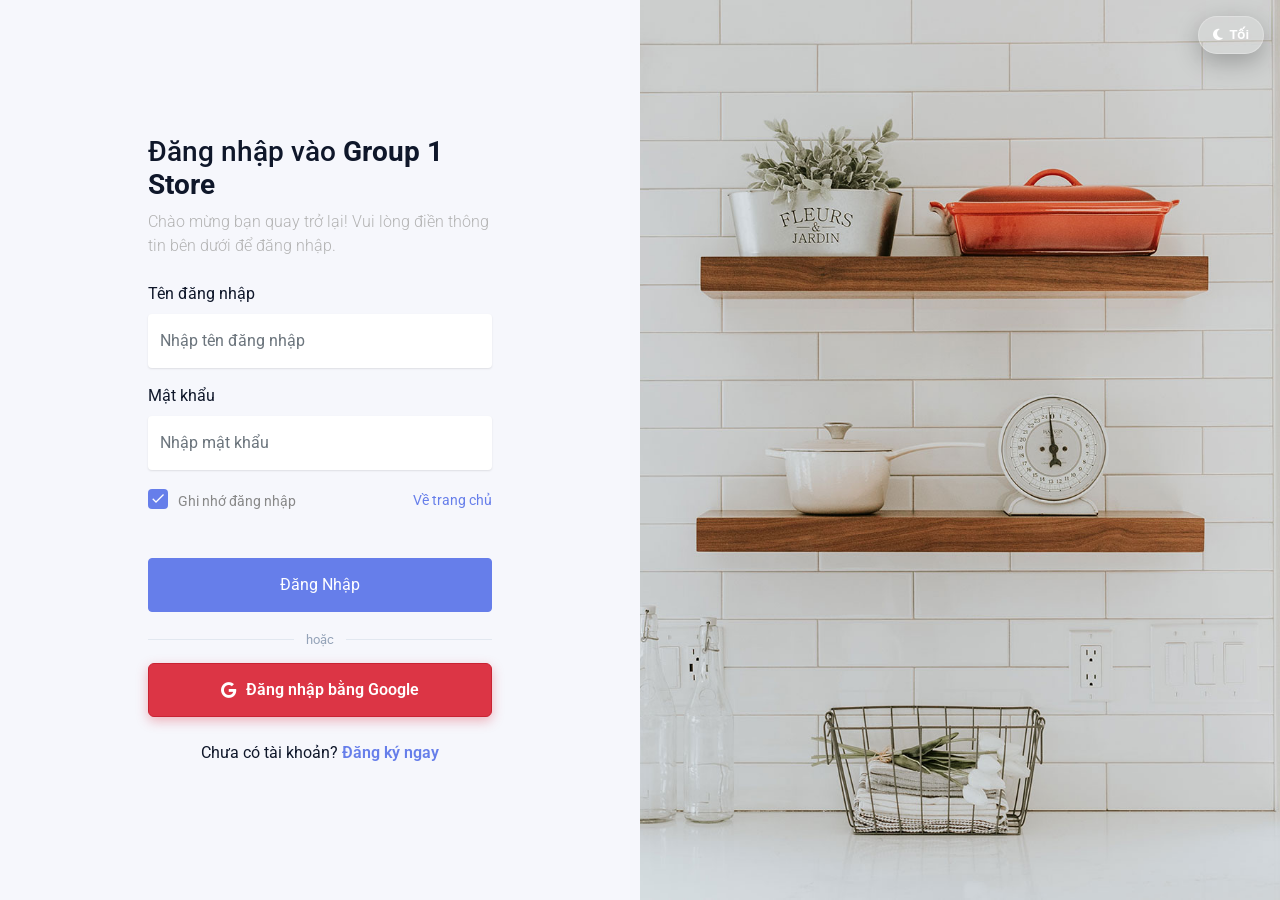
<file: wwwroot/login.html>
<!doctype html>
<html lang="vi">
  <head>
    <!-- Required meta tags -->
    <meta charset="utf-8">
    <meta name="viewport" content="width=device-width, initial-scale=1, shrink-to-fit=no">
    <script src="js/theme.js"></script>
    <link rel="stylesheet" href="css/theme.css">
    <link href="https://fonts.googleapis.com/css?family=Roboto:300,400&display=swap" rel="stylesheet">
    <link rel="stylesheet" href="https://cdnjs.cloudflare.com/ajax/libs/font-awesome/6.5.2/css/all.min.css" />

    <link rel="stylesheet" href="fonts/icomoon/style.css">
    <link rel="stylesheet" href="css/owl.carousel.min.css">

    <!-- Bootstrap CSS -->
    <link rel="stylesheet" href="css/bootstrap.min.css">
    
    <!-- Style -->
    <link rel="stylesheet" href="css/login-style.css">

    <title>Đăng nhập - Group 1 Store</title>
    <style>
        #message {
            color: #dc3545;
            text-align: center;
            margin-top: 15px;
            font-weight: 500;
            display: none;
        }
        #message.show {
            display: block;
        }
        .forgot-pass {
            text-decoration: none !important;
            color: #667eea !important;
        }
        .forgot-pass:hover {
            color: #764ba2 !important;
            text-decoration: underline !important;
        }
        .auth-switch-link {
            color: #667eea !important;
            text-decoration: none !important;
            font-weight: 600;
        }
        .auth-switch-link:hover {
            color: #764ba2 !important;
            text-decoration: underline !important;
        }
        .btn-primary {
            background-color: #667eea !important;
            border-color: #667eea !important;
        }
        .btn-primary:hover {
            background-color: #764ba2 !important;
            border-color: #764ba2 !important;
        }
        .control input:checked ~ .control__indicator {
            background: #667eea !important;
        }
        .control:hover input:not([disabled]):checked ~ .control__indicator, 
        .control input:checked:focus ~ .control__indicator {
            background: #764ba2 !important;
        }
        .auth-divider {
            display: flex;
            align-items: center;
            gap: 12px;
            margin: 18px 0 14px;
            color: #94a3b8;
            font-size: 13px;
        }
        .auth-divider::before,
        .auth-divider::after {
            content: "";
            flex: 1;
            height: 1px;
            background: #e2e8f0;
        }
        a.btn-google {
            display: flex !important;
            align-items: center;
            justify-content: center;
            gap: 10px;
            width: 100%;
            min-height: 54px;
            padding: 12px 24px;
            margin-top: 12px;
            border-radius: 6px;
            background: #dc3545 !important;
            border: 1px solid #c82333 !important;
            color: #fff !important;
            text-decoration: none !important;
            font-weight: 600;
            font-size: 16px;
            box-shadow: 0 4px 12px rgba(220, 53, 69, 0.35);
            transition: filter 0.2s, transform 0.15s;
        }
        a.btn-google:hover {
            filter: brightness(1.06);
            transform: translateY(-1px);
            color: #fff !important;
            text-decoration: none !important;
        }
    </style>
  </head>
  <body class="login-page">
  
  <div class="d-lg-flex half">
    <div class="bg order-1 order-md-2" style="background-image: url('images/bg_1.jpg');"></div>
    <div class="contents order-2 order-md-1">

      <div class="container">
        <div class="row align-items-center justify-content-center">
          <div class="col-md-7">
            <h3>Đăng nhập vào <strong>Group 1 Store</strong></h3>
            <p class="mb-4">Chào mừng bạn quay trở lại! Vui lòng điền thông tin bên dưới để đăng nhập.</p>
            <form onsubmit="event.preventDefault(); handleLogin();">
              <div class="form-group first">
                <label for="username">Tên đăng nhập</label>
                <input type="text" class="form-control" placeholder="Nhập tên đăng nhập" id="username">
              </div>
              <div class="form-group last mb-3">
                <label for="password">Mật khẩu</label>
                <input type="password" class="form-control" placeholder="Nhập mật khẩu" id="password">
              </div>
              
              <div class="d-flex mb-5 align-items-center">
                <label class="control control--checkbox mb-0"><span class="caption">Ghi nhớ đăng nhập</span>
                  <input type="checkbox" checked="checked"/>
                  <div class="control__indicator"></div>
                </label>
                <span class="ml-auto"><a href="index.html" class="forgot-pass">Về trang chủ</a></span> 
              </div>

              <input type="submit" value="Đăng Nhập" class="btn btn-block btn-primary">

              <div class="auth-divider">hoặc</div>

              <a href="/Account/GoogleLogin" class="btn-google" title="Đăng nhập bằng tài khoản Google">
                <i class="fa-brands fa-google"></i> Đăng nhập bằng Google
              </a>

              <p id="message"></p>

              <div class="text-center mt-4">
                Chưa có tài khoản? <a href="register.html" class="auth-switch-link">Đăng ký ngay</a>
              </div>
            </form>
          </div>
        </div>
      </div>
    </div>
  </div>
    
    <script src="js/jquery-3.3.1.min.js"></script>
    <script src="js/popper.min.js"></script>
    <script src="js/bootstrap.min.js"></script>
    <script src="js/main.js"></script>

    <script src="config.js"></script>
    <script src="api.js"></script>
    <script src="js/profile.js"></script>
    <script src="js/header.js"></script>
    <script>
        (function () {
            var err = new URLSearchParams(window.location.search).get('error');
            if (err === 'google_not_configured') {
                var msg = document.getElementById('message');
                msg.textContent = 'Đăng nhập Google chưa được cấu hình. Thêm ClientId/ClientSecret vào appsettings.Development.json rồi khởi động lại API.';
                msg.classList.add('show');
            }
        })();

        async function handleLogin() {
            const user = document.getElementById('username').value.trim();
            const pass = document.getElementById('password').value;
            const msg = document.getElementById('message');

            if (!user || !pass) {
                msg.textContent = "Vui lòng nhập đầy đủ tên đăng nhập và mật khẩu!";
                msg.classList.add('show');
                return;
            }

            try {
                const data = await apiPost(API_ENDPOINTS.LOGIN, {
                    username: user,
                    password: pass
                });

                localStorage.setItem('userToken', data.token);
                saveProfileToLocalStorage({
                    username: data.username || user,
                    displayName: data.displayName || data.username || user,
                    avatarUrl: data.avatarUrl,
                    backgroundUrl: data.backgroundUrl
                });
                msg.classList.remove('show');
                if (window.AppNotify && typeof window.AppNotify.success === 'function') {
                    window.AppNotify.success('Đăng nhập thành công! Đang chuyển trang...');
                    setTimeout(function () {
                        window.location.href = "account.html";
                    }, 500);
                } else {
                    alert("Đăng nhập thành công! Đang chuyển đến khu vực cá nhân...");
                    window.location.href = "account.html";
                }
            } catch (error) {
                msg.textContent = error.message || "Tài khoản hoặc mật khẩu không đúng!";
                msg.classList.add('show');
            }
        }
    </script>
  </body>
</html>
</file>
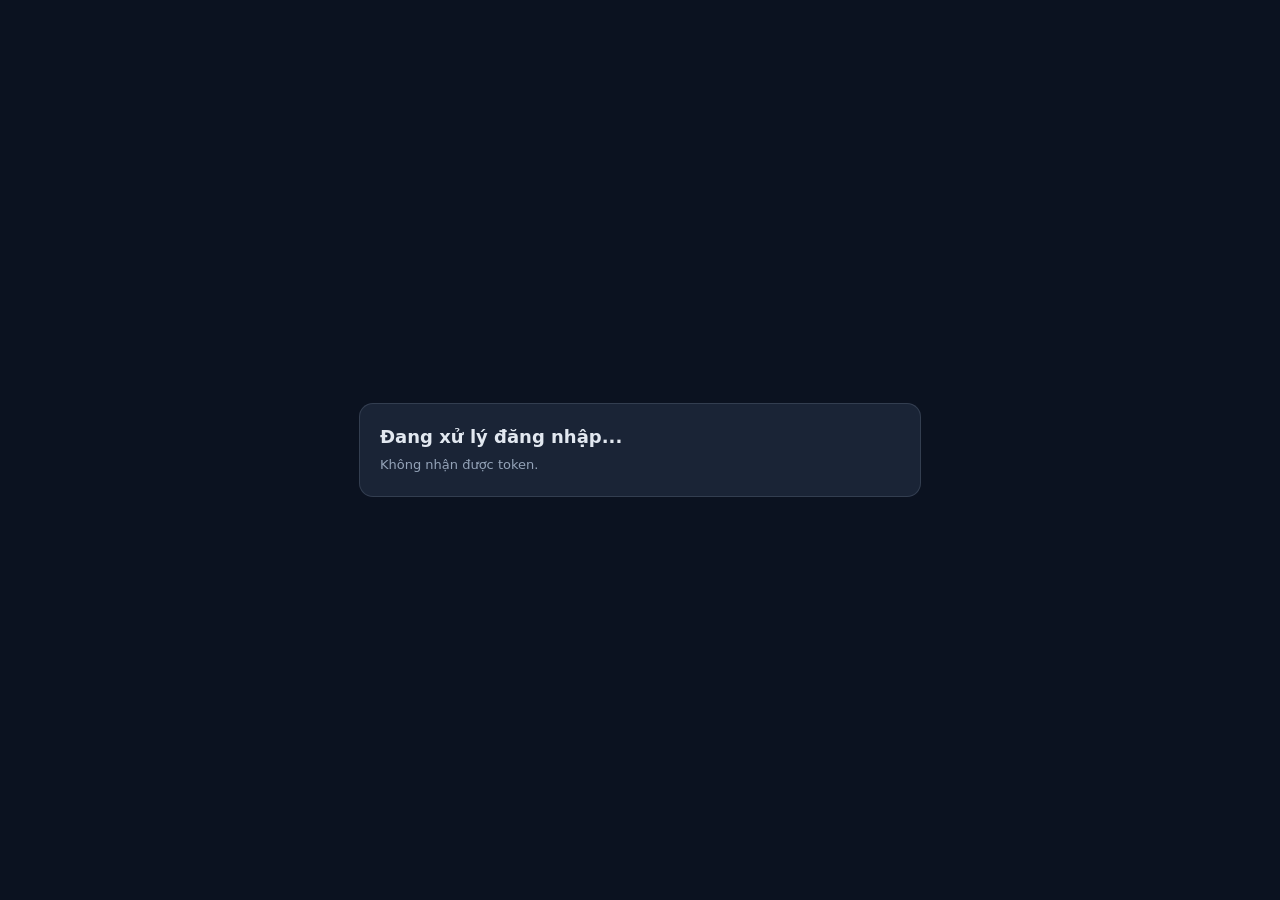
<file: wwwroot/oauth-callback.html>
<!DOCTYPE html>
<html lang="vi">
<head>
    <meta charset="UTF-8" />
    <meta name="viewport" content="width=device-width, initial-scale=1.0" />
    <title>Đang đăng nhập...</title>
    <link rel="stylesheet" href="css/header-footer.css">
    <style>
        body { font-family: system-ui, -apple-system, Segoe UI, Roboto, Arial; margin: 0; min-height: 100vh; display:flex; align-items:center; justify-content:center; background:#0b1220; color:#e2e8f0; }
        .box { width: min(520px, 92vw); background: rgba(30,41,59,.85); border: 1px solid rgba(148,163,184,.2); border-radius: 14px; padding: 22px 20px; }
        .title { font-size: 18px; font-weight: 700; margin-bottom: 8px; }
        .sub { color: #94a3b8; font-size: 13px; line-height: 1.5; }
        .err { margin-top: 12px; color: #fca5a5; font-size: 13px; }
    </style>
</head>
<body>
    <div class="box">
        <div class="title">Đang xử lý đăng nhập...</div>
        <div class="sub" id="status">Vui lòng chờ vài giây.</div>
        <div class="err" id="err" style="display:none;"></div>
    </div>

    <script src="js/profile.js"></script>
    <script>
        (function () {
            var params = new URLSearchParams(window.location.search);
            var err = params.get('error');
            var errMessages = {
                google_not_configured: 'Chưa cấu hình đăng nhập Google trên server. Liên hệ quản trị hoặc dùng tài khoản/mật khẩu.',
                google_auth_failed: 'Google từ chối đăng nhập hoặc phiên hết hạn. Thử lại.',
                missing_email: 'Google không cung cấp email. Chọn tài khoản Google có email.'
            };
            if (err) {
                document.getElementById('status').textContent = 'Đăng nhập thất bại.';
                var e = document.getElementById('err');
                e.style.display = 'block';
                e.textContent = errMessages[err] || ('Lỗi: ' + err);
                return;
            }

            var token = params.get('token');
            if (!token) {
                document.getElementById('status').textContent = 'Không nhận được token.';
                return;
            }

            var name = params.get('name') || params.get('email') || 'Tài khoản';
            var avatar = params.get('avatar') || '';

            localStorage.setItem('userToken', token);
            saveProfileToLocalStorage({
                username: params.get('email') || name,
                displayName: name,
                avatarUrl: avatar,
                backgroundUrl: ''
            });

            window.location.href = 'account.html';
        })();
    </script>
</body>
</html>
</file>
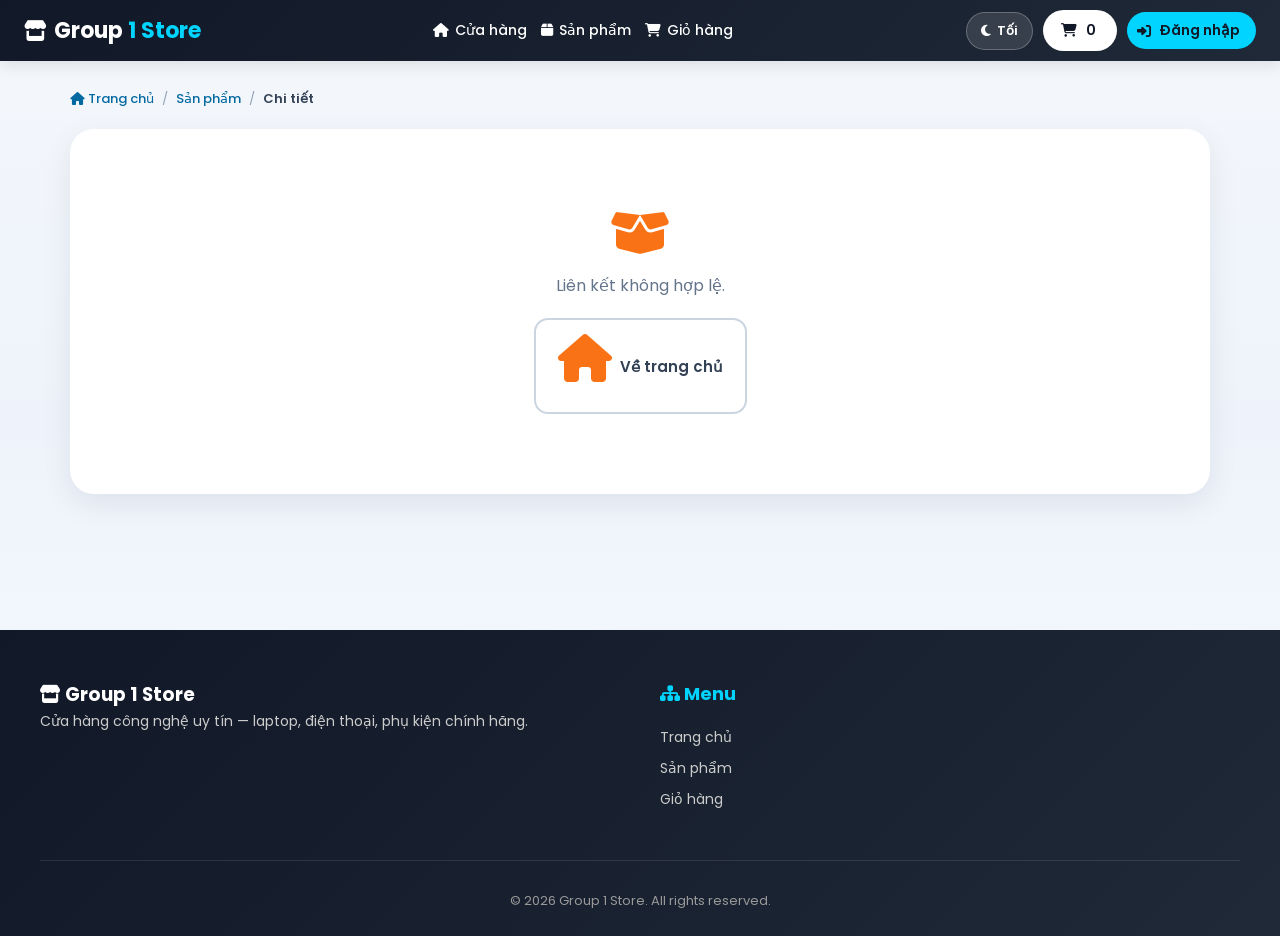
<file: wwwroot/product.html>
<!DOCTYPE html>
<html lang="vi">
<head>
    <meta charset="UTF-8" />
    <meta name="viewport" content="width=device-width, initial-scale=1.0" />
    <script src="js/theme.js"></script>
    <title>Chi tiết sản phẩm - Group 1 Store</title>
    <link href="https://fonts.googleapis.com/css2?family=Poppins:wght@300;400;500;600;700&display=swap" rel="stylesheet">
    <link rel="stylesheet" href="https://cdnjs.cloudflare.com/ajax/libs/font-awesome/6.5.2/css/all.min.css" />
    <link rel="stylesheet" href="css/theme.css" />
    <link rel="stylesheet" href="css/header-footer.css" />
    <link rel="stylesheet" href="css/product-reviews.css" />
    <link rel="stylesheet" href="css/product-detail.css" />
</head>
<body class="product-detail-page">

    <header class="site-header">
        <div class="header-container">
            <div class="logo" onclick="navigateToHome()" title="Về cửa hàng">
                <i class="fa-solid fa-store"></i> Group <span>1 Store</span>
            </div>

            <button class="menu-toggle" type="button" aria-label="Mở menu">
                <i class="fa-solid fa-bars"></i>
            </button>

            <nav class="nav-menu">
                <a href="index.html" title="Trang chủ">
                    <i class="fa-solid fa-home"></i> Cửa hàng
                </a>
                <a href="index.html#products" title="Sản phẩm">
                    <i class="fa-solid fa-box"></i> Sản phẩm
                </a>
                <a href="cart.html" title="Giỏ hàng">
                    <i class="fa-solid fa-cart-shopping"></i> Giỏ hàng
                </a>
                <a href="admin.html" class="nav-dropdown-item--module nav-admin-only" title="Quản lý">
                    <i class="fa-solid fa-sliders"></i> Quản lý
                </a>
            </nav>

            <div class="header-right">
                <button class="cart-icon" onclick="navigateToCart()" title="Giỏ hàng" type="button">
                    <i class="fa-solid fa-cart-shopping"></i>
                    <span id="cart-count">0</span>
                </button>

                <div class="user-menu">
                    <button class="user-btn" id="user-btn" type="button" style="display: none;" title="Tài khoản">
                        <span class="user-btn-mark">
                            <img class="user-avatar-img" alt="" width="30" height="30" loading="lazy" decoding="async" referrerpolicy="no-referrer" />
                            <i class="user-avatar-fallback fa-solid fa-user" aria-hidden="true"></i>
                        </span>
                        <span class="user-btn-text">Tài khoản</span>
                    </button>
                    <div class="dropdown-menu" id="user-dropdown">
                        <a href="account.html"><i class="fa-solid fa-gauge-high"></i> Khu cá nhân</a>
                        <a href="settings.html"><i class="fa-solid fa-gear"></i> Cài đặt</a>
                        <a href="#" onclick="logout(); return false;"><i class="fa-solid fa-sign-out-alt"></i> Đăng xuất</a>
                    </div>
                    <button class="user-btn" id="login-nav" onclick="navigateToLogin()" style="display: none;" title="Đăng nhập">
                        <i class="fa-solid fa-sign-in-alt"></i> Đăng nhập
                    </button>
                </div>
            </div>
        </div>
    </header>

    <main class="product-detail-main">
        <nav class="product-breadcrumb" aria-label="Đường dẫn">
            <a href="index.html"><i class="fa-solid fa-home"></i> Trang chủ</a>
            <span class="sep">/</span>
            <a href="index.html#products">Sản phẩm</a>
            <span class="sep">/</span>
            <span class="current" id="breadcrumb-name">Chi tiết</span>
        </nav>

        <div id="product-detail-root">
            <div class="product-detail-loading">
                <i class="fa-solid fa-spinner fa-spin"></i>
                <p>Đang tải thông tin sản phẩm...</p>
            </div>
        </div>
    </main>

    <footer>
        <div class="footer-container">
            <div class="footer-content">
                <div class="footer-section">
                    <h3><i class="fa-solid fa-store"></i> Group 1 Store</h3>
                    <p>Cửa hàng công nghệ uy tín — laptop, điện thoại, phụ kiện chính hãng.</p>
                </div>
                <div class="footer-section">
                    <h4><i class="fa-solid fa-sitemap"></i> Menu</h4>
                    <a href="index.html">Trang chủ</a>
                    <a href="index.html#products">Sản phẩm</a>
                    <a href="cart.html">Giỏ hàng</a>
                </div>
            </div>
            <div class="footer-bottom">
                <p>&copy; 2026 Group 1 Store. All rights reserved.</p>
            </div>
        </div>
    </footer>

    <div id="product-toast" class="product-toast" role="status" aria-live="polite"></div>

    <script src="config.js"></script>
    <script src="api.js"></script>
    <script src="js/profile.js"></script>
    <script src="js/header.js"></script>
    <script src="js/product-ratings.js"></script>
    <script src="js/product-detail.js"></script>
</body>
</html>
</file>
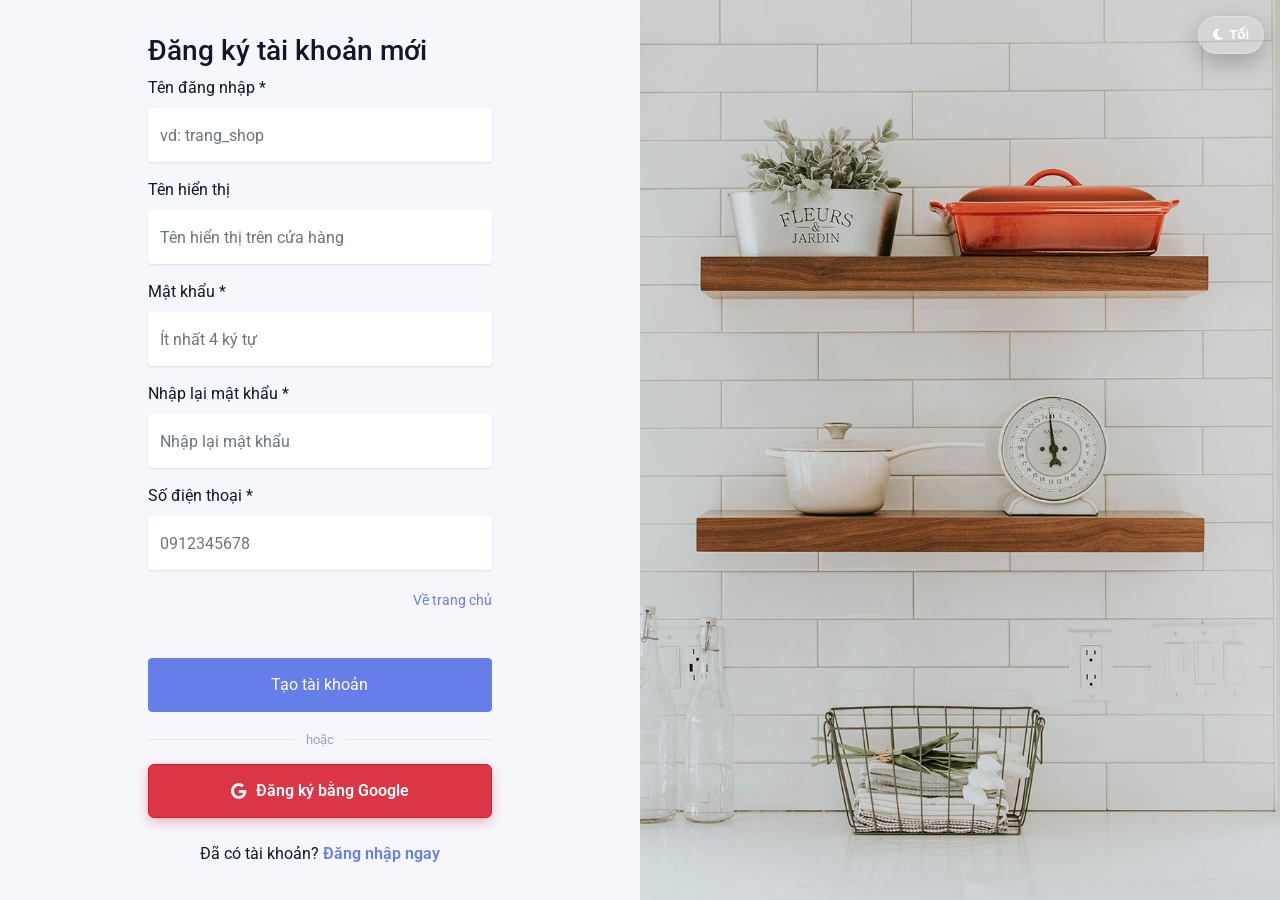
<file: wwwroot/register.html>
<!doctype html>
<html lang="vi">
  <head>
    <!-- Required meta tags -->
    <meta charset="utf-8">
    <meta name="viewport" content="width=device-width, initial-scale=1, shrink-to-fit=no">
    <script src="js/theme.js"></script>
    <link rel="stylesheet" href="css/theme.css">
    <link href="https://fonts.googleapis.com/css?family=Roboto:300,400&display=swap" rel="stylesheet">
    <link rel="stylesheet" href="https://cdnjs.cloudflare.com/ajax/libs/font-awesome/6.5.2/css/all.min.css" />

    <link rel="stylesheet" href="fonts/icomoon/style.css">
    <link rel="stylesheet" href="css/owl.carousel.min.css">

    <!-- Bootstrap CSS -->
    <link rel="stylesheet" href="css/bootstrap.min.css">
    
    <!-- Style -->
    <link rel="stylesheet" href="css/login-style.css">

    <title>Đăng ký - Group 1 Store</title>
    <style>
        #message {
            color: #dc3545;
            text-align: center;
            margin-top: 15px;
            font-weight: 500;
            display: none;
        }
        #message.show {
            display: block;
        }
        #message.success {
            color: #28a745 !important;
        }
        .forgot-pass {
            text-decoration: none !important;
            color: #667eea !important;
        }
        .forgot-pass:hover {
            color: #764ba2 !important;
            text-decoration: underline !important;
        }
        .auth-switch-link {
            color: #667eea !important;
            text-decoration: none !important;
            font-weight: 600;
        }
        .auth-switch-link:hover {
            color: #764ba2 !important;
            text-decoration: underline !important;
        }
        .btn-primary {
            background-color: #667eea !important;
            border-color: #667eea !important;
        }
        .btn-primary:hover {
            background-color: #764ba2 !important;
            border-color: #764ba2 !important;
        }
        .control input:checked ~ .control__indicator {
            background: #667eea !important;
        }
        .control:hover input:not([disabled]):checked ~ .control__indicator, 
        .control input:checked:focus ~ .control__indicator {
            background: #764ba2 !important;
        }
        .otp-row {
            display: grid;
            grid-template-columns: 1fr auto;
            gap: 8px;
            align-items: end;
        }
        .otp-btn {
            border: 1px solid #cbd5e1;
            background: #f8fafc;
            color: #334155;
            border-radius: 6px;
            padding: 10px 12px;
            font-weight: 600;
            cursor: pointer;
            white-space: nowrap;
        }
        .otp-btn:disabled {
            opacity: 0.6;
            cursor: not-allowed;
        }
        .otp-status {
            margin-top: 6px;
            font-size: 12px;
            color: #475569;
        }
        .otp-section {
            display: none;
        }
        .otp-section.show {
            display: block;
        }
        .otp-status.ok { color: #15803d; }
        .otp-status.err { color: #b91c1c; }
        .auth-divider {
            display: flex;
            align-items: center;
            gap: 12px;
            margin: 18px 0 14px;
            color: #94a3b8;
            font-size: 13px;
        }
        .auth-divider::before,
        .auth-divider::after {
            content: "";
            flex: 1;
            height: 1px;
            background: #e2e8f0;
        }
        a.btn-google {
            display: flex !important;
            align-items: center;
            justify-content: center;
            gap: 10px;
            width: 100%;
            min-height: 54px;
            padding: 12px 24px;
            margin-top: 4px;
            border-radius: 6px;
            background: #dc3545 !important;
            border: 1px solid #c82333 !important;
            color: #fff !important;
            text-decoration: none !important;
            font-weight: 600;
            font-size: 16px;
            box-shadow: 0 4px 12px rgba(220, 53, 69, 0.35);
        }
        a.btn-google:hover {
            color: #fff !important;
            text-decoration: none !important;
            filter: brightness(1.06);
        }
    </style>
  </head>
  <body class="login-page">
  
  <div class="d-lg-flex half">
    <div class="bg order-1 order-md-2" style="background-image: url('images/bg_1.jpg');"></div>
    <div class="contents order-2 order-md-1">

      <div class="container">
        <div class="row align-items-center justify-content-center">
          <div class="col-md-7">
            <h3>Đăng ký tài khoản mới</h3>
            <form onsubmit="handleRegister(event)">
              <div class="form-group first">
                <label for="username">Tên đăng nhập *</label>
                <input type="text" class="form-control" placeholder="vd: trang_shop" id="username" required autocomplete="username" pattern="[a-zA-Z0-9_]{3,32}" maxlength="32">
              </div>
              <div class="form-group">
                <label for="displayName">Tên hiển thị</label>
                <input type="text" class="form-control" placeholder="Tên hiển thị trên cửa hàng" id="displayName" maxlength="80" autocomplete="nickname">
              </div>
              <div class="form-group">
                <label for="password">Mật khẩu *</label>
                <input type="password" class="form-control" placeholder="Ít nhất 4 ký tự" id="password" required minlength="4" autocomplete="new-password">
              </div>
              <div class="form-group">
                <label for="confirmPassword">Nhập lại mật khẩu *</label>
                <input type="password" class="form-control" placeholder="Nhập lại mật khẩu" id="confirmPassword" required minlength="4" autocomplete="new-password">
              </div>
              <div class="form-group">
                <label for="phone">Số điện thoại *</label>
                <input type="tel" class="form-control" placeholder="0912345678" id="phone" required autocomplete="tel" maxlength="11">
              </div>
              <div class="form-group last mb-3 otp-section" id="otp-section">
                <label for="otpCode">Mã OTP *</label>
                <div class="otp-row">
                    <input type="text" class="form-control" placeholder="Nhập 6 số" id="otpCode" maxlength="6" pattern="[0-9]{6}">
                    <button type="button" class="otp-btn" id="btn-verify-otp" onclick="verifyRegisterOtp()">Xác thực OTP</button>
                </div>
                <p id="otp-status" class="otp-status"></p>
              </div>
              
              <div class="d-flex mb-5 align-items-center">
                <span class="ml-auto"><a href="index.html" class="forgot-pass">Về trang chủ</a></span> 
              </div>

              <input type="submit" value="Tạo tài khoản" class="btn btn-block btn-primary" id="btn-register">

              <div class="auth-divider">hoặc</div>

              <a href="/Account/GoogleLogin" class="btn-google" title="Đăng ký / đăng nhập bằng Google">
                <i class="fa-brands fa-google"></i> Đăng ký bằng Google
              </a>

              <p id="message"></p>

              <div class="text-center mt-4">
                Đã có tài khoản? <a href="login.html" class="auth-switch-link">Đăng nhập ngay</a>
              </div>
            </form>
          </div>
        </div>
      </div>
    </div>
  </div>
    
    <script src="js/jquery-3.3.1.min.js"></script>
    <script src="js/popper.min.js"></script>
    <script src="js/bootstrap.min.js"></script>
    <script src="js/main.js"></script>

    <script src="config.js"></script>
    <script src="api.js"></script>
    <script src="js/profile.js"></script>
    <script>
        var verifiedOtpToken = null;
        var verifiedPhone = null;
        var otpExpireAtMs = 0;
        var otpTimer = null;
        var latestDemoOtpCode = '';

        function normalizePhone(raw) {
            var digits = String(raw || '').replace(/\D/g, '');
            if (digits.startsWith('84') && digits.length >= 11) digits = '0' + digits.slice(2);
            return digits;
        }

        function setOtpStatus(text, isError) {
            var el = document.getElementById('otp-status');
            if (!el) return;
            el.textContent = text || '';
            el.className = 'otp-status' + (text ? (isError ? ' err' : ' ok') : '');
        }

        function toggleOtpSection(visible) {
            var section = document.getElementById('otp-section');
            if (!section) return;
            section.classList.toggle('show', !!visible);
        }

        function updateOtpCountdown() {
            if (!otpExpireAtMs) return;
            var remainMs = otpExpireAtMs - Date.now();
            if (remainMs <= 0) {
                otpExpireAtMs = 0;
                clearInterval(otpTimer);
                otpTimer = null;
                latestDemoOtpCode = '';
                setOtpStatus('OTP đã hết hạn. Vui lòng gửi lại.', true);
                return;
            }
            var sec = Math.floor(remainMs / 1000);
            var countdownText = 'OTP còn hiệu lực: ' + Math.floor(sec / 60) + 'm ' + (sec % 60) + 's';
            if (latestDemoOtpCode) {
                countdownText = 'Mã OTP demo: ' + latestDemoOtpCode + ' | ' + countdownText;
            }
            setOtpStatus(countdownText, false);
        }

        async function sendRegisterOtp() {
            var username = document.getElementById('username').value.trim();
            var displayName = document.getElementById('displayName').value.trim();
            var password = document.getElementById('password').value;
            var confirm = document.getElementById('confirmPassword').value;
            var phone = normalizePhone(document.getElementById('phone').value);

            if (!username || !displayName || !password || !confirm) {
                setOtpStatus('Nhập đủ tên hiển thị và mật khẩu trước khi gửi OTP.', true);
                return;
            }
            if (password.length < 4) {
                setOtpStatus('Mật khẩu phải có ít nhất 4 ký tự.', true);
                return;
            }
            if (password !== confirm) {
                setOtpStatus('Mật khẩu xác nhận không khớp.', true);
                return;
            }
            if (!/^0\d{9}$/.test(phone)) {
                setOtpStatus('Số điện thoại không hợp lệ (10 số, bắt đầu bằng 0).', true);
                return;
            }
            try {
                toggleOtpSection(true);
                var res = await apiPost(API_ENDPOINTS.REGISTER_SEND_OTP, { phone: phone });
                verifiedOtpToken = null;
                verifiedPhone = null;
                document.getElementById('otpCode').value = '';
                latestDemoOtpCode = '';
                otpExpireAtMs = Date.now() + ((res && res.expiresInSeconds ? res.expiresInSeconds : 300) * 1000);
                if (otpTimer) clearInterval(otpTimer);
                if (res && res.demoCode) {
                    latestDemoOtpCode = String(res.demoCode);
                }
                otpTimer = setInterval(updateOtpCountdown, 1000);
                updateOtpCountdown();
                if (!latestDemoOtpCode) {
                    setOtpStatus('Đã gửi OTP. Vui lòng nhập mã để xác thực.', false);
                }
                return true;
            } catch (e) {
                setOtpStatus(e.message || 'Không gửi được OTP.', true);
                return false;
            }
        }

        async function verifyRegisterOtp() {
            var phone = normalizePhone(document.getElementById('phone').value);
            var code = (document.getElementById('otpCode').value || '').trim();
            if (!/^0\d{9}$/.test(phone)) {
                setOtpStatus('Số điện thoại không hợp lệ.', true);
                return;
            }
            if (!/^\d{6}$/.test(code)) {
                setOtpStatus('Mã OTP phải gồm 6 số.', true);
                return;
            }
            var btn = document.getElementById('btn-verify-otp');
            btn.disabled = true;
            try {
                var res = await apiPost(API_ENDPOINTS.REGISTER_VERIFY_OTP, { phone: phone, code: code });
                verifiedOtpToken = res.otpToken;
                verifiedPhone = phone;
                setOtpStatus('Xác thực số điện thoại thành công.', false);
            } catch (e) {
                verifiedOtpToken = null;
                verifiedPhone = null;
                setOtpStatus(e.message || 'Xác thực OTP thất bại.', true);
            } finally {
                btn.disabled = false;
            }
        }

        async function handleRegister(event) {
            event.preventDefault();
            var msg = document.getElementById('message');
            var btn = document.getElementById('btn-register');

            var username = document.getElementById('username').value.trim();
            var password = document.getElementById('password').value;
            var confirm = document.getElementById('confirmPassword').value;
            var displayName = document.getElementById('displayName').value.trim();
            var phone = normalizePhone(document.getElementById('phone').value);

            msg.classList.remove('show', 'success');

            if (password !== confirm) {
                msg.textContent = 'Mật khẩu xác nhận không khớp.';
                msg.classList.add('show');
                return;
            }
            if (!/^0\d{9}$/.test(phone)) {
                msg.textContent = 'Số điện thoại không hợp lệ (10 số, bắt đầu bằng 0).';
                msg.classList.add('show');
                return;
            }
            if (!verifiedOtpToken || verifiedPhone !== phone) {
                var sent = await sendRegisterOtp();
                if (sent) {
                    msg.textContent = 'Đã gửi mã OTP. Vui lòng xác thực OTP rồi bấm tạo tài khoản lại.';
                    msg.classList.add('show');
                } else {
                    msg.textContent = 'Không gửi được OTP. Vui lòng thử lại.';
                    msg.classList.add('show');
                }
                return;
            }

            btn.disabled = true;
            try {
                var data = await apiPost(API_ENDPOINTS.REGISTER, {
                    username: username,
                    password: password,
                    confirmPassword: confirm,
                    displayName: displayName || username,
                    phone: phone,
                    otpToken: verifiedOtpToken
                });

                localStorage.setItem('userToken', data.token);
                saveProfileToLocalStorage({
                    username: data.username || username,
                    displayName: data.displayName || displayName || username,
                    avatarUrl: data.avatarUrl,
                    backgroundUrl: data.backgroundUrl
                });

                msg.classList.remove('show', 'success');
                if (window.AppNotify && typeof window.AppNotify.success === 'function') {
                    window.AppNotify.success('Đăng ký thành công! Đang chuyển trang...');
                } else {
                    msg.textContent = 'Đăng ký thành công! Đang chuyển đến khu vực cá nhân...';
                    msg.classList.add('show', 'success');
                }
                setTimeout(function () {
                    window.location.href = 'account.html';
                }, 600);
            } catch (e) {
                msg.textContent = e.message || 'Đăng ký thất bại.';
                msg.classList.add('show');
            } finally {
                btn.disabled = false;
            }
        }

        document.addEventListener('DOMContentLoaded', function () {
            toggleOtpSection(false);
        });
    </script>
  </body>
</html>
</file>
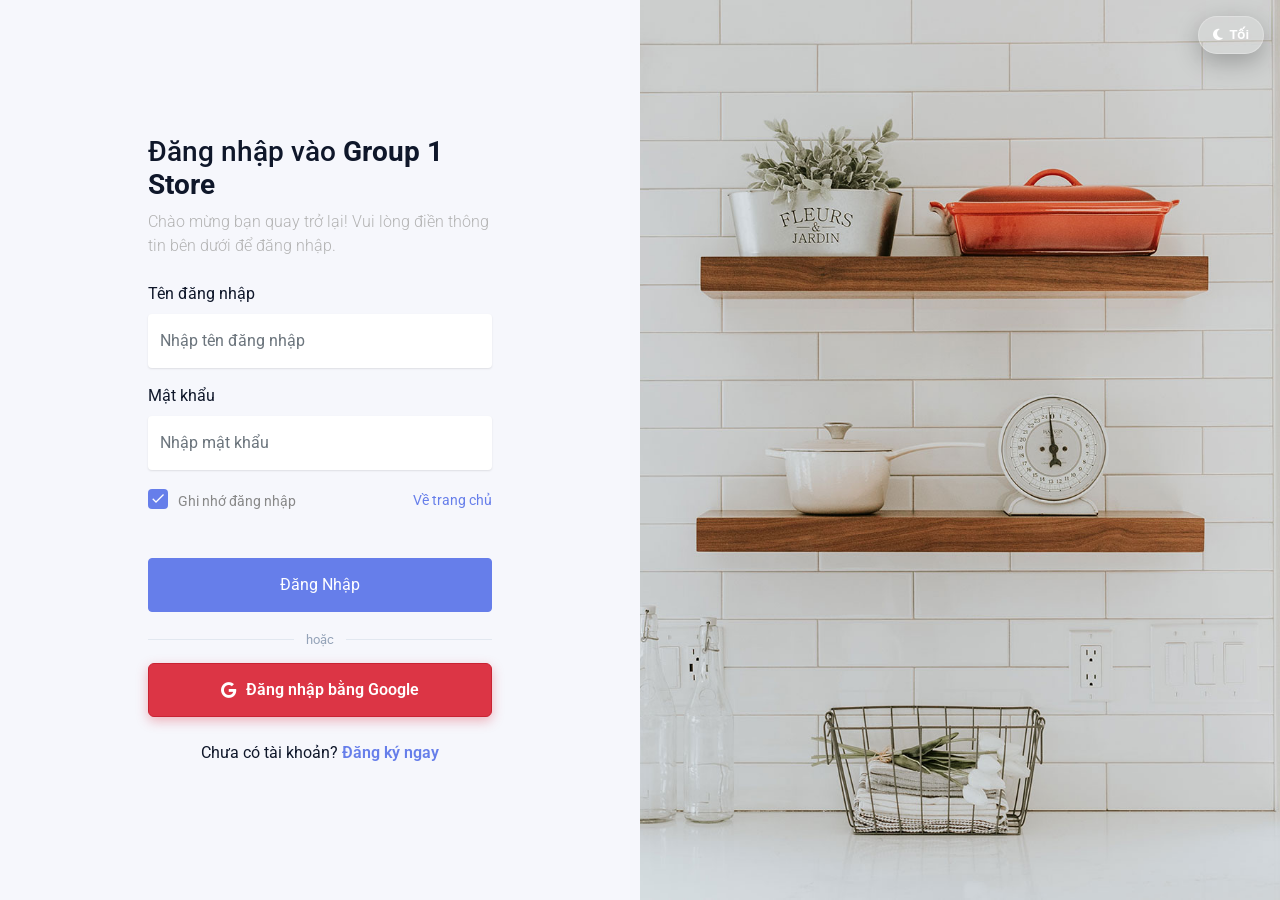
<file: wwwroot/settings.html>
<!DOCTYPE html>
<html lang="vi">
<head>
    <meta charset="UTF-8" />
    <meta name="viewport" content="width=device-width, initial-scale=1.0" />
    <script src="js/theme.js"></script>
    <title>Cài đặt tài khoản - Group 1 Store</title>
    <link href="https://fonts.googleapis.com/css2?family=Poppins:wght@300;400;500;600;700&display=swap" rel="stylesheet">
    <link rel="stylesheet" href="https://cdnjs.cloudflare.com/ajax/libs/font-awesome/6.5.2/css/all.min.css" />
    <link rel="stylesheet" href="css/theme.css">
    <link rel="stylesheet" href="css/header-footer.css">
    <link rel="stylesheet" href="css/member.css">
    <link rel="stylesheet" href="css/settings.css">
</head>
<body class="member-page">

    <header class="site-header">
        <div class="header-container">
            <div class="logo" onclick="navigateToHome()" title="Về cửa hàng">
                <i class="fa-solid fa-store"></i> Group <span>1 Store</span>
            </div>
            <button class="menu-toggle" type="button" aria-label="Mở menu">
                <i class="fa-solid fa-bars"></i>
            </button>
            <nav class="nav-menu">
                <a href="index.html"><i class="fa-solid fa-home"></i> Cửa hàng</a>
                <a href="account.html"><i class="fa-solid fa-gauge-high"></i> Khu cá nhân</a>
                <a href="cart.html"><i class="fa-solid fa-cart-shopping"></i> Giỏ hàng</a>
                <a href="admin.html" class="nav-admin-only"><i class="fa-solid fa-sliders"></i> Quản lý</a>
            </nav>
            <div class="header-right">
                <div class="user-menu">
                    <button class="user-btn" id="user-btn" type="button" style="display: none;" title="Tài khoản">
                        <span class="user-btn-mark">
                            <img class="user-avatar-img" alt="" width="30" height="30" loading="lazy" decoding="async" referrerpolicy="no-referrer" />
                            <i class="user-avatar-fallback fa-solid fa-user" aria-hidden="true"></i>
                        </span>
                        <span class="user-btn-text">Tài khoản</span>
                    </button>
                    <div class="dropdown-menu" id="user-dropdown">
                        <a href="account.html"><i class="fa-solid fa-gauge-high"></i> Khu cá nhân</a>
                        <a href="settings.html"><i class="fa-solid fa-gear"></i> Cài đặt</a>
                        <a href="#" onclick="logout(); return false;"><i class="fa-solid fa-sign-out-alt"></i> Đăng xuất</a>
                    </div>
                </div>
            </div>
        </div>
    </header>

    <main class="member-shell">
        <aside class="member-sidebar" aria-label="Điều hướng">
            <div class="member-profile">
                <div class="member-avatar-wrap">
                    <img id="settings-avatar-preview" class="member-avatar-img" alt="" style="display:none;" width="90" height="90" />
                    <div id="settings-avatar-fallback" class="member-avatar-fallback" aria-hidden="true">
                        <i class="fa-solid fa-user"></i>
                    </div>
                </div>
                <h1 id="settings-sidebar-name">Tài khoản</h1>
                <span class="member-tag" id="settings-login-id">—</span>
            </div>
            <nav class="member-sidebar-nav">
                <a href="account.html"><i class="fa-solid fa-gauge-high"></i> Tổng quan</a>
                <a href="settings.html" class="is-active"><i class="fa-solid fa-gear"></i> Cài đặt</a>
                <a href="admin.html" class="nav-admin-only"><i class="fa-solid fa-screwdriver-wrench"></i> Quản lý</a>
            </nav>
        </aside>

        <section class="member-main" aria-labelledby="settings-title">
            <div class="member-main-header">
                <h2 id="settings-title">Cài đặt tài khoản</h2>
                <p>Đổi tên hiển thị, ảnh đại diện, hình nền và mật khẩu. Áp dụng cho tài khoản user và admin.</p>
            </div>

            <div id="settings-alert" class="settings-alert" role="status" hidden></div>

            <form class="settings-panel" id="form-profile" onsubmit="saveProfile(event)">
                <h3><i class="fa-solid fa-id-card"></i> Hồ sơ</h3>
                <div class="settings-field">
                    <label for="displayName">Tên hiển thị</label>
                    <input type="text" id="displayName" maxlength="80" placeholder="Tên bạn muốn hiện trên header" autocomplete="nickname" />
                </div>
                <div class="settings-field">
                    <label for="avatarUrl">Ảnh đại diện (URL)</label>
                    <div class="settings-row">
                        <input type="text" id="avatarUrl" placeholder="https://... hoặc /uploads/profiles/..." />
                        <button type="button" class="settings-btn secondary" onclick="pickAvatarFile()">Tải ảnh</button>
                    </div>
                    <input type="file" id="avatarFile" accept="image/jpeg,image/png,image/webp,image/gif" class="visually-hidden-file" />
                    <span class="settings-hint" id="avatar-upload-status"></span>
                </div>
                <div class="settings-field">
                    <label for="backgroundUrl">Hình nền (URL)</label>
                    <div class="settings-row">
                        <input type="text" id="backgroundUrl" placeholder="https://... hoặc để trống = mặc định" />
                        <button type="button" class="settings-btn secondary" onclick="pickBackgroundFile()">Tải ảnh</button>
                    </div>
                    <input type="file" id="backgroundFile" accept="image/jpeg,image/png,image/webp,image/gif" class="visually-hidden-file" />
                    <span class="settings-hint" id="bg-upload-status"></span>
                    <div class="settings-bg-preview" id="bg-preview-wrap" hidden>
                        <span>Xem trước hình nền</span>
                        <div id="bg-preview" class="settings-bg-preview-box"></div>
                    </div>
                </div>
                <button type="submit" class="settings-btn primary"><i class="fa-solid fa-floppy-disk"></i> Lưu hồ sơ</button>
            </form>

            <form class="settings-panel" id="form-password" onsubmit="savePassword(event)">
                <h3><i class="fa-solid fa-key"></i> Đổi mật khẩu</h3>
                <div class="settings-field">
                    <label for="currentPassword">Mật khẩu hiện tại</label>
                    <input type="password" id="currentPassword" autocomplete="current-password" required />
                </div>
                <div class="settings-field">
                    <label for="newPassword">Mật khẩu mới</label>
                    <input type="password" id="newPassword" minlength="4" autocomplete="new-password" required />
                </div>
                <div class="settings-field">
                    <label for="confirmPassword">Nhập lại mật khẩu mới</label>
                    <input type="password" id="confirmPassword" minlength="4" autocomplete="new-password" required />
                </div>
                <button type="submit" class="settings-btn primary"><i class="fa-solid fa-lock"></i> Đổi mật khẩu</button>
            </form>
        </section>
    </main>

    <footer>
        <div class="footer-container">
            <div class="footer-bottom" style="border-top: 1px solid rgba(255,255,255,0.08); padding: 20px;">
                <p>&copy; 2026 Group 1 Store — Cài đặt</p>
            </div>
        </div>
    </footer>

    <script src="config.js"></script>
    <script src="api.js"></script>
    <script src="js/profile.js"></script>
    <script src="js/header.js"></script>
    <script src="js/settings-page.js"></script>
</body>
</html>
</file>
<file: wwwroot/css/theme.css>
/* Giao diện sáng / tối — biến dùng chung */
:root,
html[data-theme="light"] {
    --th-bg: #f4f7fb;
    --th-bg-elevated: #ffffff;
    --th-bg-muted: #eef2f7;
    --th-text: #0f172a;
    --th-text-muted: #64748b;
    --th-border: rgba(148, 163, 184, 0.35);
    --th-accent: #0072ff;
    --th-accent-soft: #00d4ff;
    --th-card-shadow: 0 10px 25px rgba(0, 0, 0, 0.08);
    --th-input-bg: #ffffff;
    --th-input-border: #ddd;
}

html[data-theme="dark"] {
    --th-bg: #0f172a;
    --th-bg-elevated: #1e293b;
    --th-bg-muted: #334155;
    --th-text: #f1f5f9;
    --th-text-muted: #94a3b8;
    --th-border: rgba(148, 163, 184, 0.22);
    --th-accent: #38bdf8;
    --th-accent-soft: #22d3ee;
    --th-card-shadow: 0 10px 28px rgba(0, 0, 0, 0.35);
    --th-input-bg: #1e293b;
    --th-input-border: #475569;
    color-scheme: dark;
}

html[data-theme="light"] {
    color-scheme: light;
}

/* Nút chuyển theme */
.theme-toggle-btn {
    display: inline-flex;
    align-items: center;
    gap: 6px;
    padding: 8px 14px;
    border-radius: 999px;
    border: 1px solid rgba(255, 255, 255, 0.25);
    background: rgba(255, 255, 255, 0.12);
    color: #fff;
    font-family: 'Poppins', sans-serif;
    font-size: 13px;
    font-weight: 600;
    cursor: pointer;
    transition: background 0.2s, border-color 0.2s, transform 0.2s;
}

.theme-toggle-btn:hover {
    background: rgba(0, 212, 255, 0.25);
    border-color: #00d4ff;
    transform: translateY(-1px);
}

.theme-toggle-btn.is-dark {
    background: rgba(251, 191, 36, 0.2);
    border-color: rgba(251, 191, 36, 0.45);
}

.theme-toggle-btn--floating {
    position: fixed;
    top: 16px;
    right: 16px;
    z-index: 9999;
    box-shadow: 0 8px 24px rgba(0, 0, 0, 0.25);
}

@media (max-width: 520px) {
    .theme-toggle-label {
        display: none;
    }
    .theme-toggle-btn {
        padding: 8px 11px;
    }
}

/* Trang cửa hàng (không phải member-page) */
html[data-theme="dark"] body:not(.member-page):not(.admin-page) {
    background: var(--th-bg) !important;
    color: var(--th-text);
}

html[data-theme="dark"] body.has-user-background {
    background-image: linear-gradient(rgba(15, 23, 42, 0.92), rgba(15, 23, 42, 0.95)), var(--user-bg, none) !important;
}

html[data-theme="dark"] .section-title {
    color: var(--th-text) !important;
}

html[data-theme="dark"] .container {
    color: var(--th-text);
}

html[data-theme="dark"] .product-card {
    background: var(--th-bg-elevated) !important;
    box-shadow: var(--th-card-shadow) !important;
    border: 1px solid var(--th-border);
}

html[data-theme="dark"] .product-name {
    color: var(--th-text) !important;
}

html[data-theme="dark"] .product-desc {
    color: var(--th-text-muted) !important;
}

html[data-theme="dark"] .product-category {
    color: var(--th-accent) !important;
}

html[data-theme="dark"] .product-image {
    background: var(--th-bg-muted) !important;
}

html[data-theme="dark"] .no-products {
    color: var(--th-text-muted) !important;
}

html[data-theme="dark"] .pagination-section .pagination-btn {
    background: var(--th-bg-elevated);
    color: var(--th-text);
    border-color: var(--th-border);
}

html[data-theme="dark"] .pagination-section .pagination-btn:hover:not(:disabled) {
    background: var(--th-bg-muted);
    border-color: var(--th-accent-soft);
}

html[data-theme="dark"] .pagination-section .pagination-btn:disabled {
    background: #475569;
    color: #cbd5e1;
    border-color: #64748b;
    opacity: 0.75;
}

html[data-theme="dark"] .pagination-section .pagination-info {
    color: var(--th-text-muted);
}

/* Promo showcase */
html[data-theme="dark"] .promo-rank-panel {
    background: var(--th-bg-elevated) !important;
    border-color: var(--th-border) !important;
}

html[data-theme="dark"] .promo-rank-panel__head {
    background: linear-gradient(90deg, #134e4a, #1e3a5f) !important;
    color: var(--th-text) !important;
    border-color: var(--th-border) !important;
}

html[data-theme="dark"] .promo-sale-item {
    background: var(--th-bg-muted) !important;
    border-color: var(--th-border) !important;
}

html[data-theme="dark"] .promo-sale-item__name {
    color: var(--th-text) !important;
}

html[data-theme="dark"] .promo-sale-item__img {
    background: var(--th-bg-elevated) !important;
    border-color: var(--th-border) !important;
}

html[data-theme="dark"] .promo-carousel {
    background: var(--th-bg-muted) !important;
}

html[data-theme="dark"] .promo-slide {
    background: var(--th-bg-elevated) !important;
}

html[data-theme="dark"] .promo-slide-visual {
    background: var(--th-bg-muted) !important;
}

html[data-theme="dark"] .promo-carousel-nav {
    background: var(--th-bg-elevated) !important;
    color: var(--th-text) !important;
}

/* Product detail */
html[data-theme="dark"] body.product-detail-page {
    background: linear-gradient(180deg, #0f172a 0%, #1e293b 100%) !important;
    color: var(--th-text);
}

html[data-theme="dark"] .product-detail-card,
html[data-theme="dark"] .product-detail-loading,
html[data-theme="dark"] .product-detail-error {
    background: var(--th-bg-elevated) !important;
    border-color: var(--th-border);
}

html[data-theme="dark"] .product-detail-title,
html[data-theme="dark"] .product-detail-desc,
html[data-theme="dark"] .product-breadcrumb {
    color: var(--th-text-muted) !important;
}

html[data-theme="dark"] .product-detail-title {
    color: var(--th-text) !important;
}

html[data-theme="dark"] .product-detail-gallery {
    background: var(--th-bg-muted) !important;
}

html[data-theme="dark"] .order-detail-row .label {
    color: var(--th-text-muted) !important;
}

html[data-theme="dark"] .order-detail-row .value {
    color: var(--th-text) !important;
}

html[data-theme="dark"] .detail-grid {
    border-color: var(--th-border) !important;
}

html[data-theme="dark"] .order-detail-row {
    border-color: var(--th-border) !important;
}

html[data-theme="dark"] .qty-control {
    background: var(--th-input-bg) !important;
    border-color: var(--th-input-border) !important;
}

html[data-theme="dark"] .qty-control input,
html[data-theme="dark"] .qty-control button {
    color: var(--th-text) !important;
    background: var(--th-bg-muted) !important;
}

html[data-theme="dark"] .btn-product-secondary {
    background: var(--th-bg-elevated) !important;
    border-color: var(--th-border) !important;
    color: var(--th-text) !important;
}

/* Cart page */
html[data-theme="dark"] body:not(.member-page) .main-content {
    color: var(--th-text);
}

html[data-theme="dark"] .page-title {
    color: var(--th-text) !important;
}

html[data-theme="dark"] .cart-list-panel,
html[data-theme="dark"] .cart-summary-aside,
html[data-theme="dark"] .cart-list-panel {
    background: var(--th-bg-elevated) !important;
    border-color: var(--th-border) !important;
}

html[data-theme="dark"] .cart-summary-aside h3 {
    color: var(--th-text) !important;
    border-bottom-color: var(--th-border) !important;
}

html[data-theme="dark"] .summary-row {
    color: var(--th-text-muted) !important;
}

html[data-theme="dark"] .summary-row span:last-child {
    color: var(--th-text) !important;
}

html[data-theme="dark"] .summary-row--muted {
    color: #94a3b8 !important;
}

html[data-theme="dark"] .summary-row--muted span:last-child {
    color: #cbd5e1 !important;
}

html[data-theme="dark"] .summary-total {
    color: #cbd5e1 !important;
    border-top-color: var(--th-border) !important;
}

html[data-theme="dark"] .summary-total .amount {
    color: #38bdf8 !important;
}

html[data-theme="dark"] .btn-continue {
    background: var(--th-bg-muted) !important;
    color: var(--th-text) !important;
    border-color: var(--th-border) !important;
}

html[data-theme="dark"] .cart-line {
    border-color: var(--th-border) !important;
}

html[data-theme="dark"] .cart-line__title,
html[data-theme="dark"] .cart-list-head h2 {
    color: var(--th-text) !important;
}

html[data-theme="dark"] .cart-line__unit,
html[data-theme="dark"] .cart-list-head span {
    color: var(--th-text-muted) !important;
}

html[data-theme="dark"] .cart-breadcrumb {
    color: var(--th-text-muted) !important;
}

html[data-theme="dark"] .checkout-modal {
    background: var(--th-bg-elevated) !important;
    color: var(--th-text);
}

html[data-theme="dark"] .checkout-modal-header h2 {
    color: var(--th-text) !important;
}

html[data-theme="dark"] .payment-option {
    background: var(--th-bg-muted) !important;
    border-color: var(--th-border) !important;
}

html[data-theme="dark"] .payment-option strong {
    color: var(--th-text) !important;
}

html[data-theme="dark"] .cod-field input,
html[data-theme="dark"] .cod-field textarea {
    background: var(--th-input-bg) !important;
    color: var(--th-text) !important;
    border-color: var(--th-input-border) !important;
}

html[data-theme="dark"] .cod-field label {
    color: var(--th-text-muted) !important;
}

/* Member pages — chế độ sáng */
html[data-theme="light"] body:not(.member-page):not(.admin-page) {
    background: linear-gradient(180deg, #f4f7fb 0%, #eef3fb 45%, #f8fbff 100%) !important;
    color: #0f172a !important;
}

html[data-theme="light"] body.has-user-background:not(.member-page):not(.admin-page) {
    background-color: #f4f7fb !important;
}

html[data-theme="light"] body.member-page {
    background: #f1f5f9 !important;
    color: #0f172a !important;
}

html[data-theme="light"] body.member-page header {
    background: linear-gradient(135deg, #111827, #1f2937) !important;
}

html[data-theme="light"] .member-sidebar {
    background: #fff !important;
    border-color: #e2e8f0 !important;
    box-shadow: 0 8px 24px rgba(15, 23, 42, 0.08) !important;
}

html[data-theme="light"] .member-sidebar h1,
html[data-theme="light"] .member-main-header h2 {
    color: #0f172a !important;
}

html[data-theme="light"] .member-main-header p,
html[data-theme="light"] .member-sidebar-nav a {
    color: #475569 !important;
}

html[data-theme="light"] .member-sidebar-nav a.is-active {
    background: #eff6ff !important;
    color: #0369a1 !important;
}

html[data-theme="light"] .member-card {
    background: #fff !important;
    border-color: #e2e8f0 !important;
    color: #0f172a !important;
    box-shadow: 0 8px 24px rgba(15, 23, 42, 0.06) !important;
}

html[data-theme="light"] .member-card h3 {
    color: #0f172a !important;
}

html[data-theme="light"] .member-card p {
    color: #64748b !important;
}

html[data-theme="light"] .member-card .go {
    color: #0d9488 !important;
}

html[data-theme="light"] .member-card .icon {
    background: #ecfdf5 !important;
    color: #0d9488 !important;
}

html[data-theme="light"] .settings-panel {
    background: #fff !important;
    border-color: #e2e8f0 !important;
}

html[data-theme="light"] .settings-panel h3 {
    color: #0f172a !important;
}

html[data-theme="light"] .settings-field label {
    color: #475569 !important;
}

html[data-theme="light"] .settings-field input {
    background: #fff !important;
    border-color: #cbd5e1 !important;
    color: #0f172a !important;
}

html[data-theme="light"] .settings-btn.secondary {
    background: #f1f5f9 !important;
    color: #334155 !important;
    border-color: #cbd5e1 !important;
}

html[data-theme="light"] .my-orders-section {
    background: #ffffff !important;
    border-color: #dbe6f3 !important;
}

html[data-theme="light"] .my-orders-head h3,
html[data-theme="light"] .my-order-meta strong,
html[data-theme="light"] .my-order-items li,
html[data-theme="light"] .my-order-reviewed,
html[data-theme="light"] .my-order-review-box h4 {
    color: #0f172a !important;
}

html[data-theme="light"] .my-orders-picker label,
html[data-theme="light"] .my-order-empty,
html[data-theme="light"] .my-order-meta span,
html[data-theme="light"] .my-order-review-hint,
html[data-theme="light"] .my-order-review-box label,
html[data-theme="light"] .my-order-msg {
    color: #475569 !important;
}

html[data-theme="light"] .my-order-meta div,
html[data-theme="light"] .track-step,
html[data-theme="light"] .my-order-items,
html[data-theme="light"] .my-order-items li,
html[data-theme="light"] .my-order-review-box {
    background: #f8fbff !important;
    border-color: #dbe6f3 !important;
}

html[data-theme="light"] .track-step.is-on {
    color: #0369a1 !important;
    border-color: #7dd3fc !important;
    background: #eff6ff !important;
}

html[data-theme="light"] .track-step.is-done {
    color: #166534 !important;
    border-color: #86efac !important;
    background: #f0fdf4 !important;
}

html[data-theme="light"] .my-order-review-box textarea,
html[data-theme="light"] .my-order-review-box select,
html[data-theme="light"] .my-orders-picker-row select {
    background: #ffffff !important;
    color: #0f172a !important;
    border-color: #cbd5e1 !important;
    box-sizing: border-box !important;
}

html[data-theme="light"] .my-order-star-btn {
    background: #ffffff !important;
    color: #94a3b8 !important;
    border-color: #cbd5e1 !important;
}

html[data-theme="light"] .my-order-star-btn.is-on,
html[data-theme="light"] .my-order-star-btn:hover {
    color: #f59e0b !important;
    border-color: #f59e0b !important;
    background: #fffbeb !important;
}

html[data-theme="light"] .my-order-item-thumb {
    background: #ffffff !important;
    border-color: #cbd5e1 !important;
}

html[data-theme="light"] .review-success-modal__panel {
    background: #ffffff !important;
    color: #0f172a !important;
    border-color: #dbe6f3 !important;
}

html[data-theme="light"] .review-success-modal__panel h4 {
    color: #0369a1 !important;
}

html[data-theme="light"] .review-success-modal__panel p {
    color: #334155 !important;
}

html[data-theme="light"] .review-success-modal__meta {
    color: #64748b !important;
}

html[data-theme="light"] .review-success-modal__close {
    background: #f8fafc !important;
    color: #475569 !important;
    border-color: #cbd5e1 !important;
}

/* Login / register */
html[data-theme="dark"] body.login-page {
    background: #0f172a !important;
}

html[data-theme="dark"] .login-wrap,
html[data-theme="dark"] .contents {
    filter: none;
}

html[data-theme="dark"] .login-wrap .form-block {
    background: #1e293b !important;
    color: #f1f5f9;
}

html[data-theme="dark"] .login-wrap h3,
html[data-theme="dark"] .login-wrap label {
    color: #e2e8f0 !important;
}

html[data-theme="dark"] .login-wrap .form-control {
    background: #334155 !important;
    border-color: #475569 !important;
    color: #f1f5f9 !important;
}
</file>
<file: wwwroot/css/header-footer.css>
/* ========== HEADER STYLES (chỉ header trang, không áp section giới thiệu) ========== */
header.site-header {
    background: linear-gradient(135deg, #111827, #1f2937);
    padding: 0;
    position: sticky;
    top: 0;
    z-index: 1000;
    box-shadow: 0 4px 15px rgba(0,0,0,0.1);
    overflow: visible;
}

.header-container {
    max-width: 1400px;
    margin: 0 auto;
    padding: 10px 24px;
    display: grid;
    grid-template-columns: auto 1fr auto;
    grid-template-areas: "brand nav actions";
    align-items: center;
    overflow: visible;
    gap: 12px 20px;
}

.logo {
    grid-area: brand;
    justify-self: start;
    color: white;
    font-size: 22px;
    font-weight: 700;
    cursor: pointer;
    transition: 0.3s;
    white-space: nowrap;
}

.logo i {
    font-size: 0.92em;
    margin-right: 2px;
}

.logo:hover {
    color: #00d4ff;
}

.logo span {
    color: #00d4ff;
}

/* Navigation — giữa header */
.nav-menu {
    grid-area: nav;
    display: flex;
    gap: 14px;
    align-items: center;
    justify-content: center;
    justify-self: center;
    flex-wrap: nowrap;
    overflow: visible;
    min-width: 0;
    width: 100%;
    margin: 0;
}

.nav-menu a, .nav-menu button {
    color: white;
    text-decoration: none;
    font-weight: 500;
    transition: 0.3s;
    border: none;
    background: none;
    cursor: pointer;
    font-size: 14px;
    font-family: 'Poppins', sans-serif;
    display: inline-flex;
    align-items: center;
    gap: 6px;
    white-space: nowrap;
    line-height: 1.1;
    flex-shrink: 1;
}

.nav-menu a:hover, .nav-menu button:hover {
    color: #00d4ff;
    transform: translateY(-2px);
}

/* Sản phẩm + Module (dropdown gộp một mục menu) */
.nav-dropdown {
    position: relative;
    align-self: center;
    flex-shrink: 0;
}

.nav-dropdown-toggle {
    display: inline-flex;
    align-items: center;
    gap: 6px;
    white-space: nowrap;
    padding: 4px 2px;
}

.nav-dropdown-chevron {
    font-size: 11px;
    opacity: 0.85;
    transition: transform 0.25s ease;
}

.nav-dropdown.open .nav-dropdown-chevron {
    transform: rotate(180deg);
}

.nav-dropdown-menu {
    display: none;
    position: absolute;
    top: calc(100% + 8px);
    left: 50%;
    transform: translateX(-50%);
    min-width: 168px;
    background: #111827;
    border-radius: 10px;
    box-shadow: 0 14px 36px rgba(0, 0, 0, 0.45);
    padding: 6px 0;
    z-index: 1001;
    flex-direction: column;
    border: 1px solid rgba(255, 255, 255, 0.1);
}

.nav-dropdown.open .nav-dropdown-menu {
    display: flex;
}

.nav-dropdown-item {
    display: flex;
    align-items: center;
    gap: 8px;
    padding: 10px 14px;
    color: #e5e7eb !important;
    text-decoration: none;
    font-size: 13px;
    font-weight: 500;
    transition: background 0.2s, color 0.2s;
    white-space: nowrap;
}

.nav-dropdown-item:hover {
    background: rgba(0, 212, 255, 0.12);
    color: #00d4ff !important;
    transform: none;
}

.nav-dropdown-item--module {
    margin: 4px 8px 6px;
    padding: 9px 12px;
    border-radius: 8px;
    background: #14532d;
    color: #86efac !important;
    font-weight: 600;
}

.nav-dropdown-item--module:hover {
    background: #166534;
    color: #bbf7d0 !important;
    filter: brightness(1.05);
}

.nav-dropdown-item--module i {
    color: #4ade80;
}

/* Header Right Section */
.header-right {
    grid-area: actions;
    display: flex;
    align-items: center;
    justify-content: flex-end;
    justify-self: end;
    gap: 10px;
    flex-shrink: 0;
}

.search-box {
    position: relative;
    display: none;
}

.search-box input {
    width: 200px;
    padding: 10px 40px 10px 15px;
    border: none;
    border-radius: 25px;
    outline: none;
    font-size: 14px;
}

.search-box i {
    position: absolute;
    right: 15px;
    top: 11px;
    color: #777;
}

.cart-icon {
    background: white;
    color: #111827;
    padding: 10px 18px;
    border-radius: 25px;
    font-weight: 600;
    cursor: pointer;
    transition: 0.3s;
    border: none;
    font-family: 'Poppins', sans-serif;
    font-size: 14px;
}

.cart-icon:hover {
    transform: translateY(-2px);
    background: #00d4ff;
    color: white;
}

.cart-icon #cart-count {
    display: inline-block;
    margin-left: 4px;
    min-width: 1.1em;
    text-align: center;
}

.cart-icon #cart-count.cart-count-bump {
    animation: cartCountBump 0.45s ease;
}

@keyframes cartCountBump {
    0% { transform: scale(1); }
    35% { transform: scale(1.5); color: #fbbf24; }
    70% { transform: scale(1.15); }
    100% { transform: scale(1); }
}

.user-menu {
    position: relative;
}

.user-btn {
    background: #00d4ff;
    color: #111827;
    padding: 8px 16px 8px 10px;
    border-radius: 25px;
    font-weight: 600;
    cursor: pointer;
    border: none;
    font-family: 'Poppins', sans-serif;
    font-size: 14px;
    transition: 0.3s;
    display: inline-flex;
    align-items: center;
    gap: 8px;
    max-width: 220px;
}

/* Nút user đã đăng nhập: chỉ avatar tròn */
#user-btn.user-btn {
    padding: 0;
    width: 38px;
    height: 38px;
    min-width: 38px;
    max-width: 38px;
    border-radius: 50%;
    background: rgba(255, 255, 255, 0.1);
    border: 2px solid rgba(0, 212, 255, 0.45);
    justify-content: center;
    overflow: hidden;
}

#user-btn.user-btn:hover {
    background: rgba(0, 212, 255, 0.22);
    border-color: #00d4ff;
}

#user-btn .user-btn-text {
    display: none !important;
}

#user-btn .user-btn-mark {
    width: 100%;
    height: 100%;
}

#user-btn .user-avatar-img {
    width: 100%;
    height: 100%;
    border-radius: 50%;
    object-fit: cover;
    border: none;
    background: transparent;
}

#user-btn .user-avatar-fallback {
    font-size: 15px;
    line-height: 1;
    color: #e5e7eb;
}

.user-btn:hover {
    transform: translateY(-2px);
    background: white;
}

.user-btn-mark {
    position: relative;
    width: 30px;
    height: 30px;
    flex-shrink: 0;
    display: flex;
    align-items: center;
    justify-content: center;
}

.user-avatar-img {
    width: 30px;
    height: 30px;
    border-radius: 50%;
    object-fit: cover;
    display: none;
    background: #fff;
    border: 2px solid rgba(17, 24, 39, 0.12);
}

.user-btn.has-avatar .user-avatar-img {
    display: block;
}

.user-btn.has-avatar .user-avatar-fallback {
    display: none;
}

.user-avatar-fallback {
    font-size: 16px;
    line-height: 1;
}

.user-btn-text {
    overflow: hidden;
    text-overflow: ellipsis;
    white-space: nowrap;
}

.logout-btn {
    background: #dc3545;
    color: white;
    padding: 8px 16px;
    border-radius: 5px;
    font-weight: 600;
    cursor: pointer;
    border: none;
    font-family: 'Poppins', sans-serif;
    font-size: 13px;
    transition: 0.3s;
}

.logout-btn:hover {
    background: #c82333;
}

.dropdown-menu {
    position: absolute;
    top: 100%;
    right: 0;
    background: white;
    border-radius: 8px;
    box-shadow: 0 4px 15px rgba(0,0,0,0.15);
    margin-top: 10px;
    overflow: hidden;
    display: none;
    min-width: 200px;
}

.dropdown-menu.show {
    display: block;
}

.dropdown-menu a {
    display: block;
    padding: 12px 20px;
    color: #333;
    text-decoration: none;
    transition: 0.3s;
}

.dropdown-menu a:hover {
    background: #f5f5f5;
    color: #00d4ff;
}

.dropdown-menu a:last-child {
    border-top: 1px solid #eee;
    color: #dc3545;
}

.dropdown-menu a:last-child:hover {
    background: #f5f5f5;
}

/* Mobile Toggle */
.menu-toggle {
    display: none;
    background: none;
    border: none;
    color: white;
    font-size: 24px;
    cursor: pointer;
}

/* ========== FOOTER STYLES ========== */
footer {
    background: linear-gradient(135deg, #111827, #1f2937);
    color: white;
    padding: 50px 40px 20px;
    margin-top: 80px;
}

.footer-container {
    max-width: 1400px;
    margin: 0 auto;
}

.footer-content {
    display: grid;
    grid-template-columns: repeat(auto-fit, minmax(250px, 1fr));
    gap: 40px;
    margin-bottom: 40px;
}

.footer-section h4 {
    color: #00d4ff;
    margin-bottom: 20px;
    font-size: 18px;
}

.footer-section p {
    color: #ccc;
    line-height: 1.8;
    font-size: 14px;
}

.footer-section a {
    display: block;
    color: #ccc;
    text-decoration: none;
    margin: 10px 0;
    transition: 0.3s;
    font-size: 14px;
}

.footer-section a:hover {
    color: #00d4ff;
    margin-left: 5px;
}

.footer-social {
    display: flex;
    gap: 15px;
    margin-top: 20px;
}

.footer-social a {
    display: inline-flex;
    align-items: center;
    justify-content: center;
    width: 40px;
    height: 40px;
    background: rgba(0, 212, 255, 0.2);
    border-radius: 50%;
    color: #00d4ff;
    text-decoration: none;
    transition: 0.3s;
    margin: 0;
}

.footer-social a:hover {
    background: #00d4ff;
    color: #111827;
    transform: translateY(-5px);
}

.footer-bottom {
    border-top: 1px solid rgba(255,255,255,0.1);
    padding-top: 25px;
    text-align: center;
    color: #999;
    font-size: 13px;
}

.footer-bottom p {
    margin: 5px 0;
}

/* ========== RESPONSIVE ========== */
@media(max-width: 768px) {
    .header-container {
        display: flex;
        flex-wrap: wrap;
        justify-content: space-between;
        gap: 15px;
        padding: 12px 20px;
    }

    .logo {
        font-size: 20px;
    }

    .nav-menu {
        display: none;
        position: absolute;
        top: 100%;
        left: 0;
        right: 0;
        flex-direction: column;
        background: #1f2937;
        padding: 20px;
        gap: 15px;
        width: 100%;
        order: 4;
        overflow: visible;
        justify-content: flex-start;
        justify-self: stretch;
    }

    .nav-menu.show {
        display: flex;
    }

    .nav-dropdown {
        width: 100%;
        align-self: stretch;
    }

    /* Submenu nổi dưới nút — không đẩy cao cả hàng menu */
    .nav-dropdown-menu {
        position: absolute;
        left: 0;
        right: 0;
        transform: none;
        top: calc(100% + 6px);
        width: 100%;
        min-width: 0;
        max-width: none;
    }

    .nav-dropdown-toggle {
        width: 100%;
        justify-content: space-between;
    }

    .menu-toggle {
        display: block;
    }

    .header-right {
        margin-left: auto;
        width: auto;
        justify-content: flex-end;
        gap: 8px;
    }

    .search-box {
        display: none !important;
    }

    .cart-icon, .user-btn {
        padding: 8px 14px;
        font-size: 13px;
    }

    #user-btn.user-btn {
        padding: 0;
        width: 36px;
        height: 36px;
        min-width: 36px;
        max-width: 36px;
    }

    .footer-content {
        grid-template-columns: 1fr;
        gap: 30px;
    }

    .footer-container {
        padding: 0 20px;
    }
}

@media(max-width: 480px) {
    .header-container {
        padding: 12px 15px;
    }

    .logo {
        font-size: 18px;
    }

    .cart-icon, .user-btn {
        padding: 8px 12px;
        font-size: 12px;
    }

    .nav-menu a, .nav-menu button {
        font-size: 14px;
    }

    footer {
        padding: 30px 15px 15px;
        margin-top: 40px;
    }

    .footer-content {
        gap: 20px;
    }

    .footer-section h4 {
        font-size: 16px;
        margin-bottom: 15px;
    }
}

/* Đã đăng nhập: nhấn mạnh nhẹ header trên trang cửa hàng (không áp cho member-page) */
body.app-user-logged-in:not(.member-page) header.site-header {
    box-shadow: 0 4px 22px rgba(13, 148, 136, 0.2);
}
</file>
<file: wwwroot/css/member.css>
/* Trang khu vực thành viên — giao diện tách biệt với cửa hàng công khai */

body.member-page {
    font-family: 'Poppins', sans-serif;
    background: #0b1220;
    color: #e2e8f0;
    min-height: 100vh;
    display: flex;
    flex-direction: column;
}

body.member-page header {
    background: linear-gradient(135deg, #0f172a 0%, #134e4a 55%, #0f172a 100%);
    border-bottom: 1px solid rgba(45, 212, 191, 0.25);
    box-shadow: 0 8px 32px rgba(0, 0, 0, 0.35);
}

body.member-page .logo span {
    color: #2dd4bf;
}

body.member-page .nav-menu a:hover,
body.member-page .nav-menu button:hover {
    color: #5eead4;
}

.member-shell {
    flex: 1;
    max-width: 1200px;
    width: 100%;
    margin: 0 auto;
    padding: 28px 24px 48px;
    display: grid;
    grid-template-columns: minmax(0, 280px) 1fr;
    gap: 28px;
    align-items: start;
}

@media (max-width: 900px) {
    .member-shell {
        grid-template-columns: 1fr;
    }
}

.member-sidebar {
    background: linear-gradient(165deg, rgba(30, 41, 59, 0.95), rgba(15, 23, 42, 0.98));
    border: 1px solid rgba(94, 234, 212, 0.2);
    border-radius: 20px;
    padding: 28px 22px;
    box-shadow: 0 20px 50px rgba(0, 0, 0, 0.35);
}

.member-profile {
    text-align: center;
}

.member-avatar-wrap {
    width: 96px;
    height: 96px;
    margin: 0 auto 16px;
    border-radius: 50%;
    background: linear-gradient(135deg, #14b8a6, #0d9488);
    padding: 3px;
    box-shadow: 0 8px 24px rgba(20, 184, 166, 0.35);
}

.member-avatar-wrap img {
    width: 100%;
    height: 100%;
    border-radius: 50%;
    object-fit: cover;
    display: block;
    background: #0f172a;
}

.member-avatar-wrap .member-avatar-fallback {
    width: 100%;
    height: 100%;
    border-radius: 50%;
    background: #1e293b;
    display: flex;
    align-items: center;
    justify-content: center;
    font-size: 2.2rem;
    color: #94a3b8;
}

.member-profile h1 {
    font-size: 1.35rem;
    font-weight: 700;
    color: #f8fafc;
    margin-bottom: 6px;
    word-break: break-word;
}

.member-profile .member-tag {
    display: inline-block;
    font-size: 11px;
    font-weight: 600;
    letter-spacing: 0.08em;
    text-transform: uppercase;
    color: #0f172a;
    background: #2dd4bf;
    padding: 5px 12px;
    border-radius: 999px;
    margin-top: 4px;
}

.member-sidebar-nav {
    margin-top: 28px;
    display: flex;
    flex-direction: column;
    gap: 8px;
}

.member-sidebar-nav a {
    display: flex;
    align-items: center;
    gap: 10px;
    padding: 12px 14px;
    border-radius: 12px;
    color: #cbd5e1;
    text-decoration: none;
    font-size: 14px;
    font-weight: 500;
    border: 1px solid transparent;
    transition: background 0.2s, border-color 0.2s, color 0.2s;
}

.member-sidebar-nav a:hover {
    background: rgba(45, 212, 191, 0.1);
    border-color: rgba(45, 212, 191, 0.25);
    color: #f1f5f9;
}

.member-sidebar-nav a.is-active {
    background: rgba(45, 212, 191, 0.18);
    border-color: rgba(45, 212, 191, 0.45);
    color: #5eead4;
}

.member-main {
    min-width: 0;
}

.member-main-header {
    margin-bottom: 22px;
}

.member-main-header h2 {
    font-size: 1.75rem;
    font-weight: 700;
    color: #f8fafc;
    margin-bottom: 8px;
}

.member-main-header p {
    color: #94a3b8;
    font-size: 15px;
    line-height: 1.55;
}

.member-cards {
    display: grid;
    grid-template-columns: repeat(auto-fill, minmax(220px, 1fr));
    gap: 18px;
}

.member-card {
    background: linear-gradient(145deg, rgba(30, 41, 59, 0.9), rgba(15, 23, 42, 0.95));
    border: 1px solid rgba(148, 163, 184, 0.15);
    border-radius: 16px;
    padding: 22px 20px;
    text-decoration: none;
    color: inherit;
    display: flex;
    flex-direction: column;
    gap: 10px;
    transition: transform 0.2s, border-color 0.2s, box-shadow 0.2s;
}

.member-card:hover {
    transform: translateY(-4px);
    border-color: rgba(45, 212, 191, 0.4);
    box-shadow: 0 16px 40px rgba(0, 0, 0, 0.3);
}

.member-card .icon {
    width: 48px;
    height: 48px;
    border-radius: 14px;
    display: flex;
    align-items: center;
    justify-content: center;
    font-size: 1.25rem;
    background: rgba(45, 212, 191, 0.15);
    color: #2dd4bf;
}

.member-card h3 {
    font-size: 1.05rem;
    font-weight: 600;
    color: #f1f5f9;
}

.member-card p {
    font-size: 13px;
    color: #94a3b8;
    line-height: 1.45;
    flex: 1;
}

.member-card .go {
    font-size: 13px;
    font-weight: 600;
    color: #5eead4;
    display: inline-flex;
    align-items: center;
    gap: 6px;
}

body.member-page footer {
    background: #020617;
    border-top: 1px solid rgba(51, 65, 85, 0.5);
    margin-top: auto;
}

body.member-page footer .footer-bottom p {
    color: #64748b;
}

.my-orders-section {
    margin-top: 26px;
    background: linear-gradient(165deg, rgba(30, 41, 59, 0.95), rgba(15, 23, 42, 0.98));
    border: 1px solid rgba(94, 234, 212, 0.2);
    border-radius: 16px;
    padding: 18px;
}

.my-orders-head {
    display: flex;
    align-items: center;
    justify-content: space-between;
    gap: 10px;
    margin-bottom: 12px;
}

.my-orders-head h3 {
    margin: 0;
    font-size: 1.05rem;
    color: #f8fafc;
}

.my-orders-head h3 i {
    color: #2dd4bf;
}

.my-orders-refresh {
    border: 1px solid rgba(94, 234, 212, 0.35);
    background: rgba(45, 212, 191, 0.1);
    color: #99f6e4;
    padding: 8px 12px;
    border-radius: 10px;
    cursor: pointer;
    font-family: inherit;
    font-weight: 600;
}

.my-orders-loading,
.my-orders-empty {
    color: #94a3b8;
    font-size: 14px;
    padding: 8px 2px;
}

.my-orders-picker label {
    display: block;
    font-size: 12px;
    color: #94a3b8;
    margin-bottom: 6px;
}

.my-orders-picker-row {
    display: flex;
    align-items: center;
    gap: 10px;
    margin-bottom: 14px;
}

.my-orders-picker-row select {
    flex: 1;
    background: #0f172a;
    border: 1px solid #334155;
    color: #e2e8f0;
    border-radius: 10px;
    padding: 10px;
    font-family: inherit;
}

.my-orders-count {
    font-size: 12px;
    color: #99f6e4;
    background: rgba(45, 212, 191, 0.14);
    border: 1px solid rgba(45, 212, 191, 0.3);
    padding: 6px 10px;
    border-radius: 999px;
    white-space: nowrap;
}

.my-order-empty {
    color: #94a3b8;
    font-size: 14px;
    padding: 8px 0;
}

.my-order-meta {
    display: grid;
    grid-template-columns: repeat(auto-fit, minmax(160px, 1fr));
    gap: 10px;
    margin-bottom: 14px;
}

.my-order-meta div {
    background: rgba(15, 23, 42, 0.65);
    border: 1px solid rgba(51, 65, 85, 0.8);
    border-radius: 10px;
    padding: 10px;
}

.my-order-meta span {
    display: block;
    font-size: 11px;
    color: #94a3b8;
    margin-bottom: 4px;
}

.my-order-meta strong {
    font-size: 13px;
    color: #f8fafc;
}

.my-order-tracking {
    display: grid;
    grid-template-columns: repeat(3, 1fr);
    gap: 8px;
    margin-bottom: 14px;
}

.track-step {
    text-align: center;
    font-size: 12px;
    padding: 10px 8px;
    border-radius: 10px;
    border: 1px dashed #334155;
    color: #94a3b8;
    background: rgba(15, 23, 42, 0.55);
}

.track-step.is-on {
    border-style: solid;
    border-color: rgba(45, 212, 191, 0.75);
    color: #99f6e4;
}

.track-step.is-done {
    border-style: solid;
    border-color: rgba(34, 197, 94, 0.65);
    color: #bbf7d0;
}

.my-order-items {
    list-style: none;
    margin: 0 0 14px;
    padding: 0;
    border: 1px solid rgba(51, 65, 85, 0.75);
    border-radius: 10px;
    overflow: hidden;
}

.my-order-items li {
    display: flex;
    justify-content: space-between;
    align-items: center;
    gap: 10px;
    padding: 9px 10px;
    border-bottom: 1px solid rgba(51, 65, 85, 0.55);
    font-size: 13px;
}

.my-order-item-main {
    display: flex;
    align-items: center;
    gap: 10px;
    min-width: 0;
}

.my-order-item-thumb {
    width: 44px;
    height: 44px;
    border-radius: 8px;
    object-fit: cover;
    border: 1px solid rgba(148, 163, 184, 0.35);
    background: #0f172a;
    flex: 0 0 auto;
}

.my-order-item-main span {
    overflow: hidden;
    text-overflow: ellipsis;
    white-space: nowrap;
}

.my-order-items li:last-child {
    border-bottom: none;
}

.my-order-review-box {
    border: 1px solid rgba(94, 234, 212, 0.28);
    border-radius: 12px;
    padding: 12px;
    background: rgba(20, 184, 166, 0.06);
}

.my-order-review-box.is-locked {
    opacity: 0.65;
}

.my-order-review-box h4 {
    margin: 0 0 4px;
    font-size: 14px;
    color: #5eead4;
}

.my-order-review-hint {
    margin: 0 0 10px;
    font-size: 12px;
    color: #94a3b8;
}

.my-order-reviewed {
    font-size: 13px;
    margin-bottom: 8px;
}

.my-order-star-row {
    display: flex;
    gap: 6px;
    margin-bottom: 10px;
}

.my-order-star-btn {
    width: 36px;
    height: 36px;
    border-radius: 10px;
    border: 1px solid #334155;
    background: #0f172a;
    color: #64748b;
    cursor: pointer;
}

.my-order-star-btn.is-on,
.my-order-star-btn:hover {
    color: #fbbf24;
    border-color: #fbbf24;
}

.my-order-review-box label {
    display: block;
    font-size: 12px;
    color: #94a3b8;
    margin-bottom: 6px;
}

.my-order-review-box textarea {
    width: 100%;
    box-sizing: border-box;
    border-radius: 10px;
    border: 1px solid #334155;
    background: #0f172a;
    color: #e2e8f0;
    padding: 10px;
    font-family: inherit;
    resize: vertical;
}

.my-order-review-box select {
    width: 100%;
    box-sizing: border-box;
    border-radius: 10px;
    border: 1px solid #334155;
    background: #0f172a;
    color: #e2e8f0;
    padding: 10px;
    font-family: inherit;
    margin-bottom: 10px;
}

.my-order-review-btn {
    margin-top: 10px;
    border: none;
    border-radius: 10px;
    padding: 10px 14px;
    color: #0f172a;
    background: #2dd4bf;
    font-weight: 700;
    font-family: inherit;
    cursor: pointer;
}

.my-order-msg {
    margin-top: 10px;
    padding: 10px 12px;
    border-radius: 10px;
    font-size: 13px;
    display: none;
}

.my-order-msg.ok {
    display: block;
    color: #bbf7d0;
    background: rgba(22, 163, 74, 0.2);
}

.my-order-msg.err {
    display: block;
    color: #fecaca;
    background: rgba(220, 38, 38, 0.2);
}

.review-success-modal {
    position: fixed;
    inset: 0;
    z-index: 1600;
    display: none;
    align-items: flex-start;
    justify-content: center;
    padding: 14px 16px;
    pointer-events: none;
}

.review-success-modal__backdrop {
    position: absolute;
    inset: 0;
    background: transparent;
    pointer-events: auto;
}

.review-success-modal__panel {
    position: relative;
    width: min(620px, calc(100vw - 24px));
    border-radius: 16px;
    background: #0f172a;
    color: #e2e8f0;
    border: 1px solid rgba(94, 234, 212, 0.25);
    box-shadow: 0 18px 42px rgba(2, 6, 23, 0.38);
    padding: 14px 18px 16px;
    margin-top: 0;
    pointer-events: auto;
    animation: reviewModalSlideIn 220ms ease-out;
}

@keyframes reviewModalSlideIn {
    from {
        opacity: 0;
        transform: translateY(-10px) scale(0.99);
    }
    to {
        opacity: 1;
        transform: translateY(0) scale(1);
    }
}

.review-success-modal__meta {
    font-size: 11px;
    text-transform: uppercase;
    letter-spacing: 0.08em;
    color: #94a3b8;
    margin-bottom: 6px;
    font-weight: 600;
}

.review-success-modal__close {
    position: absolute;
    top: 10px;
    right: 10px;
    width: 30px;
    height: 30px;
    border: 1px solid rgba(148, 163, 184, 0.35);
    border-radius: 999px;
    background: rgba(15, 23, 42, 0.55);
    color: #cbd5e1;
    cursor: pointer;
}

.review-success-modal__close:hover {
    border-color: rgba(45, 212, 191, 0.65);
    color: #5eead4;
}

.review-success-modal__panel h4 {
    margin: 0 26px 8px 0;
    font-size: 24px;
    color: #5eead4;
    line-height: 1.25;
}

.review-success-modal__panel h4 i {
    margin-right: 6px;
}

.review-success-modal__panel p {
    margin: 0 0 14px;
    color: #cbd5e1;
    line-height: 1.5;
    font-size: 14px;
}

.review-success-modal__btn {
    border: none;
    border-radius: 10px;
    padding: 9px 14px;
    font-weight: 700;
    background: #2dd4bf;
    color: #0f172a;
    cursor: pointer;
}

@media (max-width: 640px) {
    .review-success-modal__panel {
        width: calc(100vw - 16px);
        padding: 12px 14px 14px;
    }
    .review-success-modal__panel h4 {
        font-size: 22px;
    }
    .review-success-modal__panel p {
        font-size: 14px;
    }
}
</file>
<file: wwwroot/fonts/icomoon/style.css>
@font-face {
  font-family: 'icomoon';
  src:  url('fonts/icomoon.eot?10si43');
  src:  url('fonts/icomoon.eot?10si43#iefix') format('embedded-opentype'),
    url('fonts/icomoon.ttf?10si43') format('truetype'),
    url('fonts/icomoon.woff?10si43') format('woff'),
    url('fonts/icomoon.svg?10si43#icomoon') format('svg');
  font-weight: normal;
  font-style: normal;
}

[class^="icon-"], [class*=" icon-"] {
  /* use !important to prevent issues with browser extensions that change fonts */
  font-family: 'icomoon' !important;
  speak: none;
  font-style: normal;
  font-weight: normal;
  font-variant: normal;
  text-transform: none;
  line-height: 1;

  /* Better Font Rendering =========== */
  -webkit-font-smoothing: antialiased;
  -moz-osx-font-smoothing: grayscale;
}

.icon-asterisk:before {
  content: "\f069";
}
.icon-plus:before {
  content: "\f067";
}
.icon-question:before {
  content: "\f128";
}
.icon-minus:before {
  content: "\f068";
}
.icon-glass:before {
  content: "\f000";
}
.icon-music:before {
  content: "\f001";
}
.icon-search:before {
  content: "\f002";
}
.icon-envelope-o:before {
  content: "\f003";
}
.icon-heart:before {
  content: "\f004";
}
.icon-star:before {
  content: "\f005";
}
.icon-star-o:before {
  content: "\f006";
}
.icon-user:before {
  content: "\f007";
}
.icon-film:before {
  content: "\f008";
}
.icon-th-large:before {
  content: "\f009";
}
.icon-th:before {
  content: "\f00a";
}
.icon-th-list:before {
  content: "\f00b";
}
.icon-check:before {
  content: "\f00c";
}
.icon-close:before {
  content: "\f00d";
}
.icon-remove:before {
  content: "\f00d";
}
.icon-times:before {
  content: "\f00d";
}
.icon-search-plus:before {
  content: "\f00e";
}
.icon-search-minus:before {
  content: "\f010";
}
.icon-power-off:before {
  content: "\f011";
}
.icon-signal:before {
  content: "\f012";
}
.icon-cog:before {
  content: "\f013";
}
.icon-gear:before {
  content: "\f013";
}
.icon-trash-o:before {
  content: "\f014";
}
.icon-home:before {
  content: "\f015";
}
.icon-file-o:before {
  content: "\f016";
}
.icon-clock-o:before {
  content: "\f017";
}
.icon-road:before {
  content: "\f018";
}
.icon-download:before {
  content: "\f019";
}
.icon-arrow-circle-o-down:before {
  content: "\f01a";
}
.icon-arrow-circle-o-up:before {
  content: "\f01b";
}
.icon-inbox:before {
  content: "\f01c";
}
.icon-play-circle-o:before {
  content: "\f01d";
}
.icon-repeat:before {
  content: "\f01e";
}
.icon-rotate-right:before {
  content: "\f01e";
}
.icon-refresh:before {
  content: "\f021";
}
.icon-list-alt:before {
  content: "\f022";
}
.icon-lock:before {
  content: "\f023";
}
.icon-flag:before {
  content: "\f024";
}
.icon-headphones:before {
  content: "\f025";
}
.icon-volume-off:before {
  content: "\f026";
}
.icon-volume-down:before {
  content: "\f027";
}
.icon-volume-up:before {
  content: "\f028";
}
.icon-qrcode:before {
  content: "\f029";
}
.icon-barcode:before {
  content: "\f02a";
}
.icon-tag:before {
  content: "\f02b";
}
.icon-tags:before {
  content: "\f02c";
}
.icon-book:before {
  content: "\f02d";
}
.icon-bookmark:before {
  content: "\f02e";
}
.icon-print:before {
  content: "\f02f";
}
.icon-camera:before {
  content: "\f030";
}
.icon-font:before {
  content: "\f031";
}
.icon-bold:before {
  content: "\f032";
}
.icon-italic:before {
  content: "\f033";
}
.icon-text-height:before {
  content: "\f034";
}
.icon-text-width:before {
  content: "\f035";
}
.icon-align-left:before {
  content: "\f036";
}
.icon-align-center:before {
  content: "\f037";
}
.icon-align-right:before {
  content: "\f038";
}
.icon-align-justify:before {
  content: "\f039";
}
.icon-list:before {
  content: "\f03a";
}
.icon-dedent:before {
  content: "\f03b";
}
.icon-outdent:before {
  content: "\f03b";
}
.icon-indent:before {
  content: "\f03c";
}
.icon-video-camera:before {
  content: "\f03d";
}
.icon-image:before {
  content: "\f03e";
}
.icon-photo:before {
  content: "\f03e";
}
.icon-picture-o:before {
  content: "\f03e";
}
.icon-pencil:before {
  content: "\f040";
}
.icon-map-marker:before {
  content: "\f041";
}
.icon-adjust:before {
  content: "\f042";
}
.icon-tint:before {
  content: "\f043";
}
.icon-edit:before {
  content: "\f044";
}
.icon-pencil-square-o:before {
  content: "\f044";
}
.icon-share-square-o:before {
  content: "\f045";
}
.icon-check-square-o:before {
  content: "\f046";
}
.icon-arrows:before {
  content: "\f047";
}
.icon-step-backward:before {
  content: "\f048";
}
.icon-fast-backward:before {
  content: "\f049";
}
.icon-backward:before {
  content: "\f04a";
}
.icon-play:before {
  content: "\f04b";
}
.icon-pause:before {
  content: "\f04c";
}
.icon-stop:before {
  content: "\f04d";
}
.icon-forward:before {
  content: "\f04e";
}
.icon-fast-forward:before {
  content: "\f050";
}
.icon-step-forward:before {
  content: "\f051";
}
.icon-eject:before {
  content: "\f052";
}
.icon-chevron-left:before {
  content: "\f053";
}
.icon-chevron-right:before {
  content: "\f054";
}
.icon-plus-circle:before {
  content: "\f055";
}
.icon-minus-circle:before {
  content: "\f056";
}
.icon-times-circle:before {
  content: "\f057";
}
.icon-check-circle:before {
  content: "\f058";
}
.icon-question-circle:before {
  content: "\f059";
}
.icon-info-circle:before {
  content: "\f05a";
}
.icon-crosshairs:before {
  content: "\f05b";
}
.icon-times-circle-o:before {
  content: "\f05c";
}
.icon-check-circle-o:before {
  content: "\f05d";
}
.icon-ban:before {
  content: "\f05e";
}
.icon-arrow-left:before {
  content: "\f060";
}
.icon-arrow-right:before {
  content: "\f061";
}
.icon-arrow-up:before {
  content: "\f062";
}
.icon-arrow-down:before {
  content: "\f063";
}
.icon-mail-forward:before {
  content: "\f064";
}
.icon-share:before {
  content: "\f064";
}
.icon-expand:before {
  content: "\f065";
}
.icon-compress:before {
  content: "\f066";
}
.icon-exclamation-circle:before {
  content: "\f06a";
}
.icon-gift:before {
  content: "\f06b";
}
.icon-leaf:before {
  content: "\f06c";
}
.icon-fire:before {
  content: "\f06d";
}
.icon-eye:before {
  content: "\f06e";
}
.icon-eye-slash:before {
  content: "\f070";
}
.icon-exclamation-triangle:before {
  content: "\f071";
}
.icon-warning:before {
  content: "\f071";
}
.icon-plane:before {
  content: "\f072";
}
.icon-calendar:before {
  content: "\f073";
}
.icon-random:before {
  content: "\f074";
}
.icon-comment:before {
  content: "\f075";
}
.icon-magnet:before {
  content: "\f076";
}
.icon-chevron-up:before {
  content: "\f077";
}
.icon-chevron-down:before {
  content: "\f078";
}
.icon-retweet:before {
  content: "\f079";
}
.icon-shopping-cart:before {
  content: "\f07a";
}
.icon-folder:before {
  content: "\f07b";
}
.icon-folder-open:before {
  content: "\f07c";
}
.icon-arrows-v:before {
  content: "\f07d";
}
.icon-arrows-h:before {
  content: "\f07e";
}
.icon-bar-chart:before {
  content: "\f080";
}
.icon-bar-chart-o:before {
  content: "\f080";
}
.icon-twitter-square:before {
  content: "\f081";
}
.icon-facebook-square:before {
  content: "\f082";
}
.icon-camera-retro:before {
  content: "\f083";
}
.icon-key:before {
  content: "\f084";
}
.icon-cogs:before {
  content: "\f085";
}
.icon-gears:before {
  content: "\f085";
}
.icon-comments:before {
  content: "\f086";
}
.icon-thumbs-o-up:before {
  content: "\f087";
}
.icon-thumbs-o-down:before {
  content: "\f088";
}
.icon-star-half:before {
  content: "\f089";
}
.icon-heart-o:before {
  content: "\f08a";
}
.icon-sign-out:before {
  content: "\f08b";
}
.icon-linkedin-square:before {
  content: "\f08c";
}
.icon-thumb-tack:before {
  content: "\f08d";
}
.icon-external-link:before {
  content: "\f08e";
}
.icon-sign-in:before {
  content: "\f090";
}
.icon-trophy:before {
  content: "\f091";
}
.icon-github-square:before {
  content: "\f092";
}
.icon-upload:before {
  content: "\f093";
}
.icon-lemon-o:before {
  content: "\f094";
}
.icon-phone:before {
  content: "\f095";
}
.icon-square-o:before {
  content: "\f096";
}
.icon-bookmark-o:before {
  content: "\f097";
}
.icon-phone-square:before {
  content: "\f098";
}
.icon-twitter:before {
  content: "\f099";
}
.icon-facebook:before {
  content: "\f09a";
}
.icon-facebook-f:before {
  content: "\f09a";
}
.icon-github:before {
  content: "\f09b";
}
.icon-unlock:before {
  content: "\f09c";
}
.icon-credit-card:before {
  content: "\f09d";
}
.icon-feed:before {
  content: "\f09e";
}
.icon-rss:before {
  content: "\f09e";
}
.icon-hdd-o:before {
  content: "\f0a0";
}
.icon-bullhorn:before {
  content: "\f0a1";
}
.icon-bell-o:before {
  content: "\f0a2";
}
.icon-certificate:before {
  content: "\f0a3";
}
.icon-hand-o-right:before {
  content: "\f0a4";
}
.icon-hand-o-left:before {
  content: "\f0a5";
}
.icon-hand-o-up:before {
  content: "\f0a6";
}
.icon-hand-o-down:before {
  content: "\f0a7";
}
.icon-arrow-circle-left:before {
  content: "\f0a8";
}
.icon-arrow-circle-right:before {
  content: "\f0a9";
}
.icon-arrow-circle-up:before {
  content: "\f0aa";
}
.icon-arrow-circle-down:before {
  content: "\f0ab";
}
.icon-globe:before {
  content: "\f0ac";
}
.icon-wrench:before {
  content: "\f0ad";
}
.icon-tasks:before {
  content: "\f0ae";
}
.icon-filter:before {
  content: "\f0b0";
}
.icon-briefcase:before {
  content: "\f0b1";
}
.icon-arrows-alt:before {
  content: "\f0b2";
}
.icon-group:before {
  content: "\f0c0";
}
.icon-users:before {
  content: "\f0c0";
}
.icon-chain:before {
  content: "\f0c1";
}
.icon-link:before {
  content: "\f0c1";
}
.icon-cloud:before {
  content: "\f0c2";
}
.icon-flask:before {
  content: "\f0c3";
}
.icon-cut:before {
  content: "\f0c4";
}
.icon-scissors:before {
  content: "\f0c4";
}
.icon-copy:before {
  content: "\f0c5";
}
.icon-files-o:before {
  content: "\f0c5";
}
.icon-paperclip:before {
  content: "\f0c6";
}
.icon-floppy-o:before {
  content: "\f0c7";
}
.icon-save:before {
  content: "\f0c7";
}
.icon-square:before {
  content: "\f0c8";
}
.icon-bars:before {
  content: "\f0c9";
}
.icon-navicon:before {
  content: "\f0c9";
}
.icon-reorder:before {
  content: "\f0c9";
}
.icon-list-ul:before {
  content: "\f0ca";
}
.icon-list-ol:before {
  content: "\f0cb";
}
.icon-strikethrough:before {
  content: "\f0cc";
}
.icon-underline:before {
  content: "\f0cd";
}
.icon-table:before {
  content: "\f0ce";
}
.icon-magic:before {
  content: "\f0d0";
}
.icon-truck:before {
  content: "\f0d1";
}
.icon-pinterest:before {
  content: "\f0d2";
}
.icon-pinterest-square:before {
  content: "\f0d3";
}
.icon-google-plus-square:before {
  content: "\f0d4";
}
.icon-google-plus:before {
  content: "\f0d5";
}
.icon-money:before {
  content: "\f0d6";
}
.icon-caret-down:before {
  content: "\f0d7";
}
.icon-caret-up:before {
  content: "\f0d8";
}
.icon-caret-left:before {
  content: "\f0d9";
}
.icon-caret-right:before {
  content: "\f0da";
}
.icon-columns:before {
  content: "\f0db";
}
.icon-sort:before {
  content: "\f0dc";
}
.icon-unsorted:before {
  content: "\f0dc";
}
.icon-sort-desc:before {
  content: "\f0dd";
}
.icon-sort-down:before {
  content: "\f0dd";
}
.icon-sort-asc:before {
  content: "\f0de";
}
.icon-sort-up:before {
  content: "\f0de";
}
.icon-envelope:before {
  content: "\f0e0";
}
.icon-linkedin:before {
  content: "\f0e1";
}
.icon-rotate-left:before {
  content: "\f0e2";
}
.icon-undo:before {
  content: "\f0e2";
}
.icon-gavel:before {
  content: "\f0e3";
}
.icon-legal:before {
  content: "\f0e3";
}
.icon-dashboard:before {
  content: "\f0e4";
}
.icon-tachometer:before {
  content: "\f0e4";
}
.icon-comment-o:before {
  content: "\f0e5";
}
.icon-comments-o:before {
  content: "\f0e6";
}
.icon-bolt:before {
  content: "\f0e7";
}
.icon-flash:before {
  content: "\f0e7";
}
.icon-sitemap:before {
  content: "\f0e8";
}
.icon-umbrella:before {
  content: "\f0e9";
}
.icon-clipboard:before {
  content: "\f0ea";
}
.icon-paste:before {
  content: "\f0ea";
}
.icon-lightbulb-o:before {
  content: "\f0eb";
}
.icon-exchange:before {
  content: "\f0ec";
}
.icon-cloud-download:before {
  content: "\f0ed";
}
.icon-cloud-upload:before {
  content: "\f0ee";
}
.icon-user-md:before {
  content: "\f0f0";
}
.icon-stethoscope:before {
  content: "\f0f1";
}
.icon-suitcase:before {
  content: "\f0f2";
}
.icon-bell:before {
  content: "\f0f3";
}
.icon-coffee:before {
  content: "\f0f4";
}
.icon-cutlery:before {
  content: "\f0f5";
}
.icon-file-text-o:before {
  content: "\f0f6";
}
.icon-building-o:before {
  content: "\f0f7";
}
.icon-hospital-o:before {
  content: "\f0f8";
}
.icon-ambulance:before {
  content: "\f0f9";
}
.icon-medkit:before {
  content: "\f0fa";
}
.icon-fighter-jet:before {
  content: "\f0fb";
}
.icon-beer:before {
  content: "\f0fc";
}
.icon-h-square:before {
  content: "\f0fd";
}
.icon-plus-square:before {
  content: "\f0fe";
}
.icon-angle-double-left:before {
  content: "\f100";
}
.icon-angle-double-right:before {
  content: "\f101";
}
.icon-angle-double-up:before {
  content: "\f102";
}
.icon-angle-double-down:before {
  content: "\f103";
}
.icon-angle-left:before {
  content: "\f104";
}
.icon-angle-right:before {
  content: "\f105";
}
.icon-angle-up:before {
  content: "\f106";
}
.icon-angle-down:before {
  content: "\f107";
}
.icon-desktop:before {
  content: "\f108";
}
.icon-laptop:before {
  content: "\f109";
}
.icon-tablet:before {
  content: "\f10a";
}
.icon-mobile:before {
  content: "\f10b";
}
.icon-mobile-phone:before {
  content: "\f10b";
}
.icon-circle-o:before {
  content: "\f10c";
}
.icon-quote-left:before {
  content: "\f10d";
}
.icon-quote-right:before {
  content: "\f10e";
}
.icon-spinner:before {
  content: "\f110";
}
.icon-circle:before {
  content: "\f111";
}
.icon-mail-reply:before {
  content: "\f112";
}
.icon-reply:before {
  content: "\f112";
}
.icon-github-alt:before {
  content: "\f113";
}
.icon-folder-o:before {
  content: "\f114";
}
.icon-folder-open-o:before {
  content: "\f115";
}
.icon-smile-o:before {
  content: "\f118";
}
.icon-frown-o:before {
  content: "\f119";
}
.icon-meh-o:before {
  content: "\f11a";
}
.icon-gamepad:before {
  content: "\f11b";
}
.icon-keyboard-o:before {
  content: "\f11c";
}
.icon-flag-o:before {
  content: "\f11d";
}
.icon-flag-checkered:before {
  content: "\f11e";
}
.icon-terminal:before {
  content: "\f120";
}
.icon-code:before {
  content: "\f121";
}
.icon-mail-reply-all:before {
  content: "\f122";
}
.icon-reply-all:before {
  content: "\f122";
}
.icon-star-half-empty:before {
  content: "\f123";
}
.icon-star-half-full:before {
  content: "\f123";
}
.icon-star-half-o:before {
  content: "\f123";
}
.icon-location-arrow:before {
  content: "\f124";
}
.icon-crop:before {
  content: "\f125";
}
.icon-code-fork:before {
  content: "\f126";
}
.icon-chain-broken:before {
  content: "\f127";
}
.icon-unlink:before {
  content: "\f127";
}
.icon-info:before {
  content: "\f129";
}
.icon-exclamation:before {
  content: "\f12a";
}
.icon-superscript:before {
  content: "\f12b";
}
.icon-subscript:before {
  content: "\f12c";
}
.icon-eraser:before {
  content: "\f12d";
}
.icon-puzzle-piece:before {
  content: "\f12e";
}
.icon-microphone:before {
  content: "\f130";
}
.icon-microphone-slash:before {
  content: "\f131";
}
.icon-shield:before {
  content: "\f132";
}
.icon-calendar-o:before {
  content: "\f133";
}
.icon-fire-extinguisher:before {
  content: "\f134";
}
.icon-rocket:before {
  content: "\f135";
}
.icon-maxcdn:before {
  content: "\f136";
}
.icon-chevron-circle-left:before {
  content: "\f137";
}
.icon-chevron-circle-right:before {
  content: "\f138";
}
.icon-chevron-circle-up:before {
  content: "\f139";
}
.icon-chevron-circle-down:before {
  content: "\f13a";
}
.icon-html5:before {
  content: "\f13b";
}
.icon-css3:before {
  content: "\f13c";
}
.icon-anchor:before {
  content: "\f13d";
}
.icon-unlock-alt:before {
  content: "\f13e";
}
.icon-bullseye:before {
  content: "\f140";
}
.icon-ellipsis-h:before {
  content: "\f141";
}
.icon-ellipsis-v:before {
  content: "\f142";
}
.icon-rss-square:before {
  content: "\f143";
}
.icon-play-circle:before {
  content: "\f144";
}
.icon-ticket:before {
  content: "\f145";
}
.icon-minus-square:before {
  content: "\f146";
}
.icon-minus-square-o:before {
  content: "\f147";
}
.icon-level-up:before {
  content: "\f148";
}
.icon-level-down:before {
  content: "\f149";
}
.icon-check-square:before {
  content: "\f14a";
}
.icon-pencil-square:before {
  content: "\f14b";
}
.icon-external-link-square:before {
  content: "\f14c";
}
.icon-share-square:before {
  content: "\f14d";
}
.icon-compass:before {
  content: "\f14e";
}
.icon-caret-square-o-down:before {
  content: "\f150";
}
.icon-toggle-down:before {
  content: "\f150";
}
.icon-caret-square-o-up:before {
  content: "\f151";
}
.icon-toggle-up:before {
  content: "\f151";
}
.icon-caret-square-o-right:before {
  content: "\f152";
}
.icon-toggle-right:before {
  content: "\f152";
}
.icon-eur:before {
  content: "\f153";
}
.icon-euro:before {
  content: "\f153";
}
.icon-gbp:before {
  content: "\f154";
}
.icon-dollar:before {
  content: "\f155";
}
.icon-usd:before {
  content: "\f155";
}
.icon-inr:before {
  content: "\f156";
}
.icon-rupee:before {
  content: "\f156";
}
.icon-cny:before {
  content: "\f157";
}
.icon-jpy:before {
  content: "\f157";
}
.icon-rmb:before {
  content: "\f157";
}
.icon-yen:before {
  content: "\f157";
}
.icon-rouble:before {
  content: "\f158";
}
.icon-rub:before {
  content: "\f158";
}
.icon-ruble:before {
  content: "\f158";
}
.icon-krw:before {
  content: "\f159";
}
.icon-won:before {
  content: "\f159";
}
.icon-bitcoin:before {
  content: "\f15a";
}
.icon-btc:before {
  content: "\f15a";
}
.icon-file:before {
  content: "\f15b";
}
.icon-file-text:before {
  content: "\f15c";
}
.icon-sort-alpha-asc:before {
  content: "\f15d";
}
.icon-sort-alpha-desc:before {
  content: "\f15e";
}
.icon-sort-amount-asc:before {
  content: "\f160";
}
.icon-sort-amount-desc:before {
  content: "\f161";
}
.icon-sort-numeric-asc:before {
  content: "\f162";
}
.icon-sort-numeric-desc:before {
  content: "\f163";
}
.icon-thumbs-up:before {
  content: "\f164";
}
.icon-thumbs-down:before {
  content: "\f165";
}
.icon-youtube-square:before {
  content: "\f166";
}
.icon-youtube:before {
  content: "\f167";
}
.icon-xing:before {
  content: "\f168";
}
.icon-xing-square:before {
  content: "\f169";
}
.icon-youtube-play:before {
  content: "\f16a";
}
.icon-dropbox:before {
  content: "\f16b";
}
.icon-stack-overflow:before {
  content: "\f16c";
}
.icon-instagram:before {
  content: "\f16d";
}
.icon-flickr:before {
  content: "\f16e";
}
.icon-adn:before {
  content: "\f170";
}
.icon-bitbucket:before {
  content: "\f171";
}
.icon-bitbucket-square:before {
  content: "\f172";
}
.icon-tumblr:before {
  content: "\f173";
}
.icon-tumblr-square:before {
  content: "\f174";
}
.icon-long-arrow-down:before {
  content: "\f175";
}
.icon-long-arrow-up:before {
  content: "\f176";
}
.icon-long-arrow-left:before {
  content: "\f177";
}
.icon-long-arrow-right:before {
  content: "\f178";
}
.icon-apple:before {
  content: "\f179";
}
.icon-windows:before {
  content: "\f17a";
}
.icon-android:before {
  content: "\f17b";
}
.icon-linux:before {
  content: "\f17c";
}
.icon-dribbble:before {
  content: "\f17d";
}
.icon-skype:before {
  content: "\f17e";
}
.icon-foursquare:before {
  content: "\f180";
}
.icon-trello:before {
  content: "\f181";
}
.icon-female:before {
  content: "\f182";
}
.icon-male:before {
  content: "\f183";
}
.icon-gittip:before {
  content: "\f184";
}
.icon-gratipay:before {
  content: "\f184";
}
.icon-sun-o:before {
  content: "\f185";
}
.icon-moon-o:before {
  content: "\f186";
}
.icon-archive:before {
  content: "\f187";
}
.icon-bug:before {
  content: "\f188";
}
.icon-vk:before {
  content: "\f189";
}
.icon-weibo:before {
  content: "\f18a";
}
.icon-renren:before {
  content: "\f18b";
}
.icon-pagelines:before {
  content: "\f18c";
}
.icon-stack-exchange:before {
  content: "\f18d";
}
.icon-arrow-circle-o-right:before {
  content: "\f18e";
}
.icon-arrow-circle-o-left:before {
  content: "\f190";
}
.icon-caret-square-o-left:before {
  content: "\f191";
}
.icon-toggle-left:before {
  content: "\f191";
}
.icon-dot-circle-o:before {
  content: "\f192";
}
.icon-wheelchair:before {
  content: "\f193";
}
.icon-vimeo-square:before {
  content: "\f194";
}
.icon-try:before {
  content: "\f195";
}
.icon-turkish-lira:before {
  content: "\f195";
}
.icon-plus-square-o:before {
  content: "\f196";
}
.icon-space-shuttle:before {
  content: "\f197";
}
.icon-slack:before {
  content: "\f198";
}
.icon-envelope-square:before {
  content: "\f199";
}
.icon-wordpress:before {
  content: "\f19a";
}
.icon-openid:before {
  content: "\f19b";
}
.icon-bank:before {
  content: "\f19c";
}
.icon-institution:before {
  content: "\f19c";
}
.icon-university:before {
  content: "\f19c";
}
.icon-graduation-cap:before {
  content: "\f19d";
}
.icon-mortar-board:before {
  content: "\f19d";
}
.icon-yahoo:before {
  content: "\f19e";
}
.icon-google:before {
  content: "\f1a0";
}
.icon-reddit:before {
  content: "\f1a1";
}
.icon-reddit-square:before {
  content: "\f1a2";
}
.icon-stumbleupon-circle:before {
  content: "\f1a3";
}
.icon-stumbleupon:before {
  content: "\f1a4";
}
.icon-delicious:before {
  content: "\f1a5";
}
.icon-digg:before {
  content: "\f1a6";
}
.icon-pied-piper-pp:before {
  content: "\f1a7";
}
.icon-pied-piper-alt:before {
  content: "\f1a8";
}
.icon-drupal:before {
  content: "\f1a9";
}
.icon-joomla:before {
  content: "\f1aa";
}
.icon-language:before {
  content: "\f1ab";
}
.icon-fax:before {
  content: "\f1ac";
}
.icon-building:before {
  content: "\f1ad";
}
.icon-child:before {
  content: "\f1ae";
}
.icon-paw:before {
  content: "\f1b0";
}
.icon-spoon:before {
  content: "\f1b1";
}
.icon-cube:before {
  content: "\f1b2";
}
.icon-cubes:before {
  content: "\f1b3";
}
.icon-behance:before {
  content: "\f1b4";
}
.icon-behance-square:before {
  content: "\f1b5";
}
.icon-steam:before {
  content: "\f1b6";
}
.icon-steam-square:before {
  content: "\f1b7";
}
.icon-recycle:before {
  content: "\f1b8";
}
.icon-automobile:before {
  content: "\f1b9";
}
.icon-car:before {
  content: "\f1b9";
}
.icon-cab:before {
  content: "\f1ba";
}
.icon-taxi:before {
  content: "\f1ba";
}
.icon-tree:before {
  content: "\f1bb";
}
.icon-spotify:before {
  content: "\f1bc";
}
.icon-deviantart:before {
  content: "\f1bd";
}
.icon-soundcloud:before {
  content: "\f1be";
}
.icon-database:before {
  content: "\f1c0";
}
.icon-file-pdf-o:before {
  content: "\f1c1";
}
.icon-file-word-o:before {
  content: "\f1c2";
}
.icon-file-excel-o:before {
  content: "\f1c3";
}
.icon-file-powerpoint-o:before {
  content: "\f1c4";
}
.icon-file-image-o:before {
  content: "\f1c5";
}
.icon-file-photo-o:before {
  content: "\f1c5";
}
.icon-file-picture-o:before {
  content: "\f1c5";
}
.icon-file-archive-o:before {
  content: "\f1c6";
}
.icon-file-zip-o:before {
  content: "\f1c6";
}
.icon-file-audio-o:before {
  content: "\f1c7";
}
.icon-file-sound-o:before {
  content: "\f1c7";
}
.icon-file-movie-o:before {
  content: "\f1c8";
}
.icon-file-video-o:before {
  content: "\f1c8";
}
.icon-file-code-o:before {
  content: "\f1c9";
}
.icon-vine:before {
  content: "\f1ca";
}
.icon-codepen:before {
  content: "\f1cb";
}
.icon-jsfiddle:before {
  content: "\f1cc";
}
.icon-life-bouy:before {
  content: "\f1cd";
}
.icon-life-buoy:before {
  content: "\f1cd";
}
.icon-life-ring:before {
  content: "\f1cd";
}
.icon-life-saver:before {
  content: "\f1cd";
}
.icon-support:before {
  content: "\f1cd";
}
.icon-circle-o-notch:before {
  content: "\f1ce";
}
.icon-ra:before {
  content: "\f1d0";
}
.icon-rebel:before {
  content: "\f1d0";
}
.icon-resistance:before {
  content: "\f1d0";
}
.icon-empire:before {
  content: "\f1d1";
}
.icon-ge:before {
  content: "\f1d1";
}
.icon-git-square:before {
  content: "\f1d2";
}
.icon-git:before {
  content: "\f1d3";
}
.icon-hacker-news:before {
  content: "\f1d4";
}
.icon-y-combinator-square:before {
  content: "\f1d4";
}
.icon-yc-square:before {
  content: "\f1d4";
}
.icon-tencent-weibo:before {
  content: "\f1d5";
}
.icon-qq:before {
  content: "\f1d6";
}
.icon-wechat:before {
  content: "\f1d7";
}
.icon-weixin:before {
  content: "\f1d7";
}
.icon-paper-plane:before {
  content: "\f1d8";
}
.icon-send:before {
  content: "\f1d8";
}
.icon-paper-plane-o:before {
  content: "\f1d9";
}
.icon-send-o:before {
  content: "\f1d9";
}
.icon-history:before {
  content: "\f1da";
}
.icon-circle-thin:before {
  content: "\f1db";
}
.icon-header:before {
  content: "\f1dc";
}
.icon-paragraph:before {
  content: "\f1dd";
}
.icon-sliders:before {
  content: "\f1de";
}
.icon-share-alt:before {
  content: "\f1e0";
}
.icon-share-alt-square:before {
  content: "\f1e1";
}
.icon-bomb:before {
  content: "\f1e2";
}
.icon-futbol-o:before {
  content: "\f1e3";
}
.icon-soccer-ball-o:before {
  content: "\f1e3";
}
.icon-tty:before {
  content: "\f1e4";
}
.icon-binoculars:before {
  content: "\f1e5";
}
.icon-plug:before {
  content: "\f1e6";
}
.icon-slideshare:before {
  content: "\f1e7";
}
.icon-twitch:before {
  content: "\f1e8";
}
.icon-yelp:before {
  content: "\f1e9";
}
.icon-newspaper-o:before {
  content: "\f1ea";
}
.icon-wifi:before {
  content: "\f1eb";
}
.icon-calculator:before {
  content: "\f1ec";
}
.icon-paypal:before {
  content: "\f1ed";
}
.icon-google-wallet:before {
  content: "\f1ee";
}
.icon-cc-visa:before {
  content: "\f1f0";
}
.icon-cc-mastercard:before {
  content: "\f1f1";
}
.icon-cc-discover:before {
  content: "\f1f2";
}
.icon-cc-amex:before {
  content: "\f1f3";
}
.icon-cc-paypal:before {
  content: "\f1f4";
}
.icon-cc-stripe:before {
  content: "\f1f5";
}
.icon-bell-slash:before {
  content: "\f1f6";
}
.icon-bell-slash-o:before {
  content: "\f1f7";
}
.icon-trash:before {
  content: "\f1f8";
}
.icon-copyright:before {
  content: "\f1f9";
}
.icon-at:before {
  content: "\f1fa";
}
.icon-eyedropper:before {
  content: "\f1fb";
}
.icon-paint-brush:before {
  content: "\f1fc";
}
.icon-birthday-cake:before {
  content: "\f1fd";
}
.icon-area-chart:before {
  content: "\f1fe";
}
.icon-pie-chart:before {
  content: "\f200";
}
.icon-line-chart:before {
  content: "\f201";
}
.icon-lastfm:before {
  content: "\f202";
}
.icon-lastfm-square:before {
  content: "\f203";
}
.icon-toggle-off:before {
  content: "\f204";
}
.icon-toggle-on:before {
  content: "\f205";
}
.icon-bicycle:before {
  content: "\f206";
}
.icon-bus:before {
  content: "\f207";
}
.icon-ioxhost:before {
  content: "\f208";
}
.icon-angellist:before {
  content: "\f209";
}
.icon-cc:before {
  content: "\f20a";
}
.icon-ils:before {
  content: "\f20b";
}
.icon-shekel:before {
  content: "\f20b";
}
.icon-sheqel:before {
  content: "\f20b";
}
.icon-meanpath:before {
  content: "\f20c";
}
.icon-buysellads:before {
  content: "\f20d";
}
.icon-connectdevelop:before {
  content: "\f20e";
}
.icon-dashcube:before {
  content: "\f210";
}
.icon-forumbee:before {
  content: "\f211";
}
.icon-leanpub:before {
  content: "\f212";
}
.icon-sellsy:before {
  content: "\f213";
}
.icon-shirtsinbulk:before {
  content: "\f214";
}
.icon-simplybuilt:before {
  content: "\f215";
}
.icon-skyatlas:before {
  content: "\f216";
}
.icon-cart-plus:before {
  content: "\f217";
}
.icon-cart-arrow-down:before {
  content: "\f218";
}
.icon-diamond:before {
  content: "\f219";
}
.icon-ship:before {
  content: "\f21a";
}
.icon-user-secret:before {
  content: "\f21b";
}
.icon-motorcycle:before {
  content: "\f21c";
}
.icon-street-view:before {
  content: "\f21d";
}
.icon-heartbeat:before {
  content: "\f21e";
}
.icon-venus:before {
  content: "\f221";
}
.icon-mars:before {
  content: "\f222";
}
.icon-mercury:before {
  content: "\f223";
}
.icon-intersex:before {
  content: "\f224";
}
.icon-transgender:before {
  content: "\f224";
}
.icon-transgender-alt:before {
  content: "\f225";
}
.icon-venus-double:before {
  content: "\f226";
}
.icon-mars-double:before {
  content: "\f227";
}
.icon-venus-mars:before {
  content: "\f228";
}
.icon-mars-stroke:before {
  content: "\f229";
}
.icon-mars-stroke-v:before {
  content: "\f22a";
}
.icon-mars-stroke-h:before {
  content: "\f22b";
}
.icon-neuter:before {
  content: "\f22c";
}
.icon-genderless:before {
  content: "\f22d";
}
.icon-facebook-official:before {
  content: "\f230";
}
.icon-pinterest-p:before {
  content: "\f231";
}
.icon-whatsapp:before {
  content: "\f232";
}
.icon-server:before {
  content: "\f233";
}
.icon-user-plus:before {
  content: "\f234";
}
.icon-user-times:before {
  content: "\f235";
}
.icon-bed:before {
  content: "\f236";
}
.icon-hotel:before {
  content: "\f236";
}
.icon-viacoin:before {
  content: "\f237";
}
.icon-train:before {
  content: "\f238";
}
.icon-subway:before {
  content: "\f239";
}
.icon-medium:before {
  content: "\f23a";
}
.icon-y-combinator:before {
  content: "\f23b";
}
.icon-yc:before {
  content: "\f23b";
}
.icon-optin-monster:before {
  content: "\f23c";
}
.icon-opencart:before {
  content: "\f23d";
}
.icon-expeditedssl:before {
  content: "\f23e";
}
.icon-battery:before {
  content: "\f240";
}
.icon-battery-4:before {
  content: "\f240";
}
.icon-battery-full:before {
  content: "\f240";
}
.icon-battery-3:before {
  content: "\f241";
}
.icon-battery-three-quarters:before {
  content: "\f241";
}
.icon-battery-2:before {
  content: "\f242";
}
.icon-battery-half:before {
  content: "\f242";
}
.icon-battery-1:before {
  content: "\f243";
}
.icon-battery-quarter:before {
  content: "\f243";
}
.icon-battery-0:before {
  content: "\f244";
}
.icon-battery-empty:before {
  content: "\f244";
}
.icon-mouse-pointer:before {
  content: "\f245";
}
.icon-i-cursor:before {
  content: "\f246";
}
.icon-object-group:before {
  content: "\f247";
}
.icon-object-ungroup:before {
  content: "\f248";
}
.icon-sticky-note:before {
  content: "\f249";
}
.icon-sticky-note-o:before {
  content: "\f24a";
}
.icon-cc-jcb:before {
  content: "\f24b";
}
.icon-cc-diners-club:before {
  content: "\f24c";
}
.icon-clone:before {
  content: "\f24d";
}
.icon-balance-scale:before {
  content: "\f24e";
}
.icon-hourglass-o:before {
  content: "\f250";
}
.icon-hourglass-1:before {
  content: "\f251";
}
.icon-hourglass-start:before {
  content: "\f251";
}
.icon-hourglass-2:before {
  content: "\f252";
}
.icon-hourglass-half:before {
  content: "\f252";
}
.icon-hourglass-3:before {
  content: "\f253";
}
.icon-hourglass-end:before {
  content: "\f253";
}
.icon-hourglass:before {
  content: "\f254";
}
.icon-hand-grab-o:before {
  content: "\f255";
}
.icon-hand-rock-o:before {
  content: "\f255";
}
.icon-hand-paper-o:before {
  content: "\f256";
}
.icon-hand-stop-o:before {
  content: "\f256";
}
.icon-hand-scissors-o:before {
  content: "\f257";
}
.icon-hand-lizard-o:before {
  content: "\f258";
}
.icon-hand-spock-o:before {
  content: "\f259";
}
.icon-hand-pointer-o:before {
  content: "\f25a";
}
.icon-hand-peace-o:before {
  content: "\f25b";
}
.icon-trademark:before {
  content: "\f25c";
}
.icon-registered:before {
  content: "\f25d";
}
.icon-creative-commons:before {
  content: "\f25e";
}
.icon-gg:before {
  content: "\f260";
}
.icon-gg-circle:before {
  content: "\f261";
}
.icon-tripadvisor:before {
  content: "\f262";
}
.icon-odnoklassniki:before {
  content: "\f263";
}
.icon-odnoklassniki-square:before {
  content: "\f264";
}
.icon-get-pocket:before {
  content: "\f265";
}
.icon-wikipedia-w:before {
  content: "\f266";
}
.icon-safari:before {
  content: "\f267";
}
.icon-chrome:before {
  content: "\f268";
}
.icon-firefox:before {
  content: "\f269";
}
.icon-opera:before {
  content: "\f26a";
}
.icon-internet-explorer:before {
  content: "\f26b";
}
.icon-television:before {
  content: "\f26c";
}
.icon-tv:before {
  content: "\f26c";
}
.icon-contao:before {
  content: "\f26d";
}
.icon-500px:before {
  content: "\f26e";
}
.icon-amazon:before {
  content: "\f270";
}
.icon-calendar-plus-o:before {
  content: "\f271";
}
.icon-calendar-minus-o:before {
  content: "\f272";
}
.icon-calendar-times-o:before {
  content: "\f273";
}
.icon-calendar-check-o:before {
  content: "\f274";
}
.icon-industry:before {
  content: "\f275";
}
.icon-map-pin:before {
  content: "\f276";
}
.icon-map-signs:before {
  content: "\f277";
}
.icon-map-o:before {
  content: "\f278";
}
.icon-map:before {
  content: "\f279";
}
.icon-commenting:before {
  content: "\f27a";
}
.icon-commenting-o:before {
  content: "\f27b";
}
.icon-houzz:before {
  content: "\f27c";
}
.icon-vimeo:before {
  content: "\f27d";
}
.icon-black-tie:before {
  content: "\f27e";
}
.icon-fonticons:before {
  content: "\f280";
}
.icon-reddit-alien:before {
  content: "\f281";
}
.icon-edge:before {
  content: "\f282";
}
.icon-credit-card-alt:before {
  content: "\f283";
}
.icon-codiepie:before {
  content: "\f284";
}
.icon-modx:before {
  content: "\f285";
}
.icon-fort-awesome:before {
  content: "\f286";
}
.icon-usb:before {
  content: "\f287";
}
.icon-product-hunt:before {
  content: "\f288";
}
.icon-mixcloud:before {
  content: "\f289";
}
.icon-scribd:before {
  content: "\f28a";
}
.icon-pause-circle:before {
  content: "\f28b";
}
.icon-pause-circle-o:before {
  content: "\f28c";
}
.icon-stop-circle:before {
  content: "\f28d";
}
.icon-stop-circle-o:before {
  content: "\f28e";
}
.icon-shopping-bag:before {
  content: "\f290";
}
.icon-shopping-basket:before {
  content: "\f291";
}
.icon-hashtag:before {
  content: "\f292";
}
.icon-bluetooth:before {
  content: "\f293";
}
.icon-bluetooth-b:before {
  content: "\f294";
}
.icon-percent:before {
  content: "\f295";
}
.icon-gitlab:before {
  content: "\f296";
}
.icon-wpbeginner:before {
  content: "\f297";
}
.icon-wpforms:before {
  content: "\f298";
}
.icon-envira:before {
  content: "\f299";
}
.icon-universal-access:before {
  content: "\f29a";
}
.icon-wheelchair-alt:before {
  content: "\f29b";
}
.icon-question-circle-o:before {
  content: "\f29c";
}
.icon-blind:before {
  content: "\f29d";
}
.icon-audio-description:before {
  content: "\f29e";
}
.icon-volume-control-phone:before {
  content: "\f2a0";
}
.icon-braille:before {
  content: "\f2a1";
}
.icon-assistive-listening-systems:before {
  content: "\f2a2";
}
.icon-american-sign-language-interpreting:before {
  content: "\f2a3";
}
.icon-asl-interpreting:before {
  content: "\f2a3";
}
.icon-deaf:before {
  content: "\f2a4";
}
.icon-deafness:before {
  content: "\f2a4";
}
.icon-hard-of-hearing:before {
  content: "\f2a4";
}
.icon-glide:before {
  content: "\f2a5";
}
.icon-glide-g:before {
  content: "\f2a6";
}
.icon-sign-language:before {
  content: "\f2a7";
}
.icon-signing:before {
  content: "\f2a7";
}
.icon-low-vision:before {
  content: "\f2a8";
}
.icon-viadeo:before {
  content: "\f2a9";
}
.icon-viadeo-square:before {
  content: "\f2aa";
}
.icon-snapchat:before {
  content: "\f2ab";
}
.icon-snapchat-ghost:before {
  content: "\f2ac";
}
.icon-snapchat-square:before {
  content: "\f2ad";
}
.icon-pied-piper:before {
  content: "\f2ae";
}
.icon-first-order:before {
  content: "\f2b0";
}
.icon-yoast:before {
  content: "\f2b1";
}
.icon-themeisle:before {
  content: "\f2b2";
}
.icon-google-plus-circle:before {
  content: "\f2b3";
}
.icon-google-plus-official:before {
  content: "\f2b3";
}
.icon-fa:before {
  content: "\f2b4";
}
.icon-font-awesome:before {
  content: "\f2b4";
}
.icon-handshake-o:before {
  content: "\f2b5";
}
.icon-envelope-open:before {
  content: "\f2b6";
}
.icon-envelope-open-o:before {
  content: "\f2b7";
}
.icon-linode:before {
  content: "\f2b8";
}
.icon-address-book:before {
  content: "\f2b9";
}
.icon-address-book-o:before {
  content: "\f2ba";
}
.icon-address-card:before {
  content: "\f2bb";
}
.icon-vcard:before {
  content: "\f2bb";
}
.icon-address-card-o:before {
  content: "\f2bc";
}
.icon-vcard-o:before {
  content: "\f2bc";
}
.icon-user-circle:before {
  content: "\f2bd";
}
.icon-user-circle-o:before {
  content: "\f2be";
}
.icon-user-o:before {
  content: "\f2c0";
}
.icon-id-badge:before {
  content: "\f2c1";
}
.icon-drivers-license:before {
  content: "\f2c2";
}
.icon-id-card:before {
  content: "\f2c2";
}
.icon-drivers-license-o:before {
  content: "\f2c3";
}
.icon-id-card-o:before {
  content: "\f2c3";
}
.icon-quora:before {
  content: "\f2c4";
}
.icon-free-code-camp:before {
  content: "\f2c5";
}
.icon-telegram:before {
  content: "\f2c6";
}
.icon-thermometer:before {
  content: "\f2c7";
}
.icon-thermometer-4:before {
  content: "\f2c7";
}
.icon-thermometer-full:before {
  content: "\f2c7";
}
.icon-thermometer-3:before {
  content: "\f2c8";
}
.icon-thermometer-three-quarters:before {
  content: "\f2c8";
}
.icon-thermometer-2:before {
  content: "\f2c9";
}
.icon-thermometer-half:before {
  content: "\f2c9";
}
.icon-thermometer-1:before {
  content: "\f2ca";
}
.icon-thermometer-quarter:before {
  content: "\f2ca";
}
.icon-thermometer-0:before {
  content: "\f2cb";
}
.icon-thermometer-empty:before {
  content: "\f2cb";
}
.icon-shower:before {
  content: "\f2cc";
}
.icon-bath:before {
  content: "\f2cd";
}
.icon-bathtub:before {
  content: "\f2cd";
}
.icon-s15:before {
  content: "\f2cd";
}
.icon-podcast:before {
  content: "\f2ce";
}
.icon-window-maximize:before {
  content: "\f2d0";
}
.icon-window-minimize:before {
  content: "\f2d1";
}
.icon-window-restore:before {
  content: "\f2d2";
}
.icon-times-rectangle:before {
  content: "\f2d3";
}
.icon-window-close:before {
  content: "\f2d3";
}
.icon-times-rectangle-o:before {
  content: "\f2d4";
}
.icon-window-close-o:before {
  content: "\f2d4";
}
.icon-bandcamp:before {
  content: "\f2d5";
}
.icon-grav:before {
  content: "\f2d6";
}
.icon-etsy:before {
  content: "\f2d7";
}
.icon-imdb:before {
  content: "\f2d8";
}
.icon-ravelry:before {
  content: "\f2d9";
}
.icon-eercast:before {
  content: "\f2da";
}
.icon-microchip:before {
  content: "\f2db";
}
.icon-snowflake-o:before {
  content: "\f2dc";
}
.icon-superpowers:before {
  content: "\f2dd";
}
.icon-wpexplorer:before {
  content: "\f2de";
}
.icon-meetup:before {
  content: "\f2e0";
}
.icon-3d_rotation:before {
  content: "\e84d";
}
.icon-ac_unit:before {
  content: "\eb3b";
}
.icon-alarm:before {
  content: "\e855";
}
.icon-access_alarms:before {
  content: "\e191";
}
.icon-schedule:before {
  content: "\e8b5";
}
.icon-accessibility:before {
  content: "\e84e";
}
.icon-accessible:before {
  content: "\e914";
}
.icon-account_balance:before {
  content: "\e84f";
}
.icon-account_balance_wallet:before {
  content: "\e850";
}
.icon-account_box:before {
  content: "\e851";
}
.icon-account_circle:before {
  content: "\e853";
}
.icon-adb:before {
  content: "\e60e";
}
.icon-add:before {
  content: "\e145";
}
.icon-add_a_photo:before {
  content: "\e439";
}
.icon-alarm_add:before {
  content: "\e856";
}
.icon-add_alert:before {
  content: "\e003";
}
.icon-add_box:before {
  content: "\e146";
}
.icon-add_circle:before {
  content: "\e147";
}
.icon-control_point:before {
  content: "\e3ba";
}
.icon-add_location:before {
  content: "\e567";
}
.icon-add_shopping_cart:before {
  content: "\e854";
}
.icon-queue:before {
  content: "\e03c";
}
.icon-add_to_queue:before {
  content: "\e05c";
}
.icon-adjust2:before {
  content: "\e39e";
}
.icon-airline_seat_flat:before {
  content: "\e630";
}
.icon-airline_seat_flat_angled:before {
  content: "\e631";
}
.icon-airline_seat_individual_suite:before {
  content: "\e632";
}
.icon-airline_seat_legroom_extra:before {
  content: "\e633";
}
.icon-airline_seat_legroom_normal:before {
  content: "\e634";
}
.icon-airline_seat_legroom_reduced:before {
  content: "\e635";
}
.icon-airline_seat_recline_extra:before {
  content: "\e636";
}
.icon-airline_seat_recline_normal:before {
  content: "\e637";
}
.icon-flight:before {
  content: "\e539";
}
.icon-airplanemode_inactive:before {
  content: "\e194";
}
.icon-airplay:before {
  content: "\e055";
}
.icon-airport_shuttle:before {
  content: "\eb3c";
}
.icon-alarm_off:before {
  content: "\e857";
}
.icon-alarm_on:before {
  content: "\e858";
}
.icon-album:before {
  content: "\e019";
}
.icon-all_inclusive:before {
  content: "\eb3d";
}
.icon-all_out:before {
  content: "\e90b";
}
.icon-android2:before {
  content: "\e859";
}
.icon-announcement:before {
  content: "\e85a";
}
.icon-apps:before {
  content: "\e5c3";
}
.icon-archive2:before {
  content: "\e149";
}
.icon-arrow_back:before {
  content: "\e5c4";
}
.icon-arrow_downward:before {
  content: "\e5db";
}
.icon-arrow_drop_down:before {
  content: "\e5c5";
}
.icon-arrow_drop_down_circle:before {
  content: "\e5c6";
}
.icon-arrow_drop_up:before {
  content: "\e5c7";
}
.icon-arrow_forward:before {
  content: "\e5c8";
}
.icon-arrow_upward:before {
  content: "\e5d8";
}
.icon-art_track:before {
  content: "\e060";
}
.icon-aspect_ratio:before {
  content: "\e85b";
}
.icon-poll:before {
  content: "\e801";
}
.icon-assignment:before {
  content: "\e85d";
}
.icon-assignment_ind:before {
  content: "\e85e";
}
.icon-assignment_late:before {
  content: "\e85f";
}
.icon-assignment_return:before {
  content: "\e860";
}
.icon-assignment_returned:before {
  content: "\e861";
}
.icon-assignment_turned_in:before {
  content: "\e862";
}
.icon-assistant:before {
  content: "\e39f";
}
.icon-flag2:before {
  content: "\e153";
}
.icon-attach_file:before {
  content: "\e226";
}
.icon-attach_money:before {
  content: "\e227";
}
.icon-attachment:before {
  content: "\e2bc";
}
.icon-audiotrack:before {
  content: "\e3a1";
}
.icon-autorenew:before {
  content: "\e863";
}
.icon-av_timer:before {
  content: "\e01b";
}
.icon-backspace:before {
  content: "\e14a";
}
.icon-cloud_upload:before {
  content: "\e2c3";
}
.icon-battery_alert:before {
  content: "\e19c";
}
.icon-battery_charging_full:before {
  content: "\e1a3";
}
.icon-battery_std:before {
  content: "\e1a5";
}
.icon-battery_unknown:before {
  content: "\e1a6";
}
.icon-beach_access:before {
  content: "\eb3e";
}
.icon-beenhere:before {
  content: "\e52d";
}
.icon-block:before {
  content: "\e14b";
}
.icon-bluetooth2:before {
  content: "\e1a7";
}
.icon-bluetooth_searching:before {
  content: "\e1aa";
}
.icon-bluetooth_connected:before {
  content: "\e1a8";
}
.icon-bluetooth_disabled:before {
  content: "\e1a9";
}
.icon-blur_circular:before {
  content: "\e3a2";
}
.icon-blur_linear:before {
  content: "\e3a3";
}
.icon-blur_off:before {
  content: "\e3a4";
}
.icon-blur_on:before {
  content: "\e3a5";
}
.icon-class:before {
  content: "\e86e";
}
.icon-turned_in:before {
  content: "\e8e6";
}
.icon-turned_in_not:before {
  content: "\e8e7";
}
.icon-border_all:before {
  content: "\e228";
}
.icon-border_bottom:before {
  content: "\e229";
}
.icon-border_clear:before {
  content: "\e22a";
}
.icon-border_color:before {
  content: "\e22b";
}
.icon-border_horizontal:before {
  content: "\e22c";
}
.icon-border_inner:before {
  content: "\e22d";
}
.icon-border_left:before {
  content: "\e22e";
}
.icon-border_outer:before {
  content: "\e22f";
}
.icon-border_right:before {
  content: "\e230";
}
.icon-border_style:before {
  content: "\e231";
}
.icon-border_top:before {
  content: "\e232";
}
.icon-border_vertical:before {
  content: "\e233";
}
.icon-branding_watermark:before {
  content: "\e06b";
}
.icon-brightness_1:before {
  content: "\e3a6";
}
.icon-brightness_2:before {
  content: "\e3a7";
}
.icon-brightness_3:before {
  content: "\e3a8";
}
.icon-brightness_4:before {
  content: "\e3a9";
}
.icon-brightness_low:before {
  content: "\e1ad";
}
.icon-brightness_medium:before {
  content: "\e1ae";
}
.icon-brightness_high:before {
  content: "\e1ac";
}
.icon-brightness_auto:before {
  content: "\e1ab";
}
.icon-broken_image:before {
  content: "\e3ad";
}
.icon-brush:before {
  content: "\e3ae";
}
.icon-bubble_chart:before {
  content: "\e6dd";
}
.icon-bug_report:before {
  content: "\e868";
}
.icon-build:before {
  content: "\e869";
}
.icon-burst_mode:before {
  content: "\e43c";
}
.icon-domain:before {
  content: "\e7ee";
}
.icon-business_center:before {
  content: "\eb3f";
}
.icon-cached:before {
  content: "\e86a";
}
.icon-cake:before {
  content: "\e7e9";
}
.icon-phone2:before {
  content: "\e0cd";
}
.icon-call_end:before {
  content: "\e0b1";
}
.icon-call_made:before {
  content: "\e0b2";
}
.icon-merge_type:before {
  content: "\e252";
}
.icon-call_missed:before {
  content: "\e0b4";
}
.icon-call_missed_outgoing:before {
  content: "\e0e4";
}
.icon-call_received:before {
  content: "\e0b5";
}
.icon-call_split:before {
  content: "\e0b6";
}
.icon-call_to_action:before {
  content: "\e06c";
}
.icon-camera2:before {
  content: "\e3af";
}
.icon-photo_camera:before {
  content: "\e412";
}
.icon-camera_enhance:before {
  content: "\e8fc";
}
.icon-camera_front:before {
  content: "\e3b1";
}
.icon-camera_rear:before {
  content: "\e3b2";
}
.icon-camera_roll:before {
  content: "\e3b3";
}
.icon-cancel:before {
  content: "\e5c9";
}
.icon-redeem:before {
  content: "\e8b1";
}
.icon-card_membership:before {
  content: "\e8f7";
}
.icon-card_travel:before {
  content: "\e8f8";
}
.icon-casino:before {
  content: "\eb40";
}
.icon-cast:before {
  content: "\e307";
}
.icon-cast_connected:before {
  content: "\e308";
}
.icon-center_focus_strong:before {
  content: "\e3b4";
}
.icon-center_focus_weak:before {
  content: "\e3b5";
}
.icon-change_history:before {
  content: "\e86b";
}
.icon-chat:before {
  content: "\e0b7";
}
.icon-chat_bubble:before {
  content: "\e0ca";
}
.icon-chat_bubble_outline:before {
  content: "\e0cb";
}
.icon-check2:before {
  content: "\e5ca";
}
.icon-check_box:before {
  content: "\e834";
}
.icon-check_box_outline_blank:before {
  content: "\e835";
}
.icon-check_circle:before {
  content: "\e86c";
}
.icon-navigate_before:before {
  content: "\e408";
}
.icon-navigate_next:before {
  content: "\e409";
}
.icon-child_care:before {
  content: "\eb41";
}
.icon-child_friendly:before {
  content: "\eb42";
}
.icon-chrome_reader_mode:before {
  content: "\e86d";
}
.icon-close2:before {
  content: "\e5cd";
}
.icon-clear_all:before {
  content: "\e0b8";
}
.icon-closed_caption:before {
  content: "\e01c";
}
.icon-wb_cloudy:before {
  content: "\e42d";
}
.icon-cloud_circle:before {
  content: "\e2be";
}
.icon-cloud_done:before {
  content: "\e2bf";
}
.icon-cloud_download:before {
  content: "\e2c0";
}
.icon-cloud_off:before {
  content: "\e2c1";
}
.icon-cloud_queue:before {
  content: "\e2c2";
}
.icon-code2:before {
  content: "\e86f";
}
.icon-photo_library:before {
  content: "\e413";
}
.icon-collections_bookmark:before {
  content: "\e431";
}
.icon-palette:before {
  content: "\e40a";
}
.icon-colorize:before {
  content: "\e3b8";
}
.icon-comment2:before {
  content: "\e0b9";
}
.icon-compare:before {
  content: "\e3b9";
}
.icon-compare_arrows:before {
  content: "\e915";
}
.icon-laptop2:before {
  content: "\e31e";
}
.icon-confirmation_number:before {
  content: "\e638";
}
.icon-contact_mail:before {
  content: "\e0d0";
}
.icon-contact_phone:before {
  content: "\e0cf";
}
.icon-contacts:before {
  content: "\e0ba";
}
.icon-content_copy:before {
  content: "\e14d";
}
.icon-content_cut:before {
  content: "\e14e";
}
.icon-content_paste:before {
  content: "\e14f";
}
.icon-control_point_duplicate:before {
  content: "\e3bb";
}
.icon-copyright2:before {
  content: "\e90c";
}
.icon-mode_edit:before {
  content: "\e254";
}
.icon-create_new_folder:before {
  content: "\e2cc";
}
.icon-payment:before {
  content: "\e8a1";
}
.icon-crop2:before {
  content: "\e3be";
}
.icon-crop_16_9:before {
  content: "\e3bc";
}
.icon-crop_3_2:before {
  content: "\e3bd";
}
.icon-crop_landscape:before {
  content: "\e3c3";
}
.icon-crop_7_5:before {
  content: "\e3c0";
}
.icon-crop_din:before {
  content: "\e3c1";
}
.icon-crop_free:before {
  content: "\e3c2";
}
.icon-crop_original:before {
  content: "\e3c4";
}
.icon-crop_portrait:before {
  content: "\e3c5";
}
.icon-crop_rotate:before {
  content: "\e437";
}
.icon-crop_square:before {
  content: "\e3c6";
}
.icon-dashboard2:before {
  content: "\e871";
}
.icon-data_usage:before {
  content: "\e1af";
}
.icon-date_range:before {
  content: "\e916";
}
.icon-dehaze:before {
  content: "\e3c7";
}
.icon-delete:before {
  content: "\e872";
}
.icon-delete_forever:before {
  content: "\e92b";
}
.icon-delete_sweep:before {
  content: "\e16c";
}
.icon-description:before {
  content: "\e873";
}
.icon-desktop_mac:before {
  content: "\e30b";
}
.icon-desktop_windows:before {
  content: "\e30c";
}
.icon-details:before {
  content: "\e3c8";
}
.icon-developer_board:before {
  content: "\e30d";
}
.icon-developer_mode:before {
  content: "\e1b0";
}
.icon-device_hub:before {
  content: "\e335";
}
.icon-phonelink:before {
  content: "\e326";
}
.icon-devices_other:before {
  content: "\e337";
}
.icon-dialer_sip:before {
  content: "\e0bb";
}
.icon-dialpad:before {
  content: "\e0bc";
}
.icon-directions:before {
  content: "\e52e";
}
.icon-directions_bike:before {
  content: "\e52f";
}
.icon-directions_boat:before {
  content: "\e532";
}
.icon-directions_bus:before {
  content: "\e530";
}
.icon-directions_car:before {
  content: "\e531";
}
.icon-directions_railway:before {
  content: "\e534";
}
.icon-directions_run:before {
  content: "\e566";
}
.icon-directions_transit:before {
  content: "\e535";
}
.icon-directions_walk:before {
  content: "\e536";
}
.icon-disc_full:before {
  content: "\e610";
}
.icon-dns:before {
  content: "\e875";
}
.icon-not_interested:before {
  content: "\e033";
}
.icon-do_not_disturb_alt:before {
  content: "\e611";
}
.icon-do_not_disturb_off:before {
  content: "\e643";
}
.icon-remove_circle:before {
  content: "\e15c";
}
.icon-dock:before {
  content: "\e30e";
}
.icon-done:before {
  content: "\e876";
}
.icon-done_all:before {
  content: "\e877";
}
.icon-donut_large:before {
  content: "\e917";
}
.icon-donut_small:before {
  content: "\e918";
}
.icon-drafts:before {
  content: "\e151";
}
.icon-drag_handle:before {
  content: "\e25d";
}
.icon-time_to_leave:before {
  content: "\e62c";
}
.icon-dvr:before {
  content: "\e1b2";
}
.icon-edit_location:before {
  content: "\e568";
}
.icon-eject2:before {
  content: "\e8fb";
}
.icon-markunread:before {
  content: "\e159";
}
.icon-enhanced_encryption:before {
  content: "\e63f";
}
.icon-equalizer:before {
  content: "\e01d";
}
.icon-error:before {
  content: "\e000";
}
.icon-error_outline:before {
  content: "\e001";
}
.icon-euro_symbol:before {
  content: "\e926";
}
.icon-ev_station:before {
  content: "\e56d";
}
.icon-insert_invitation:before {
  content: "\e24f";
}
.icon-event_available:before {
  content: "\e614";
}
.icon-event_busy:before {
  content: "\e615";
}
.icon-event_note:before {
  content: "\e616";
}
.icon-event_seat:before {
  content: "\e903";
}
.icon-exit_to_app:before {
  content: "\e879";
}
.icon-expand_less:before {
  content: "\e5ce";
}
.icon-expand_more:before {
  content: "\e5cf";
}
.icon-explicit:before {
  content: "\e01e";
}
.icon-explore:before {
  content: "\e87a";
}
.icon-exposure:before {
  content: "\e3ca";
}
.icon-exposure_neg_1:before {
  content: "\e3cb";
}
.icon-exposure_neg_2:before {
  content: "\e3cc";
}
.icon-exposure_plus_1:before {
  content: "\e3cd";
}
.icon-exposure_plus_2:before {
  content: "\e3ce";
}
.icon-exposure_zero:before {
  content: "\e3cf";
}
.icon-extension:before {
  content: "\e87b";
}
.icon-face:before {
  content: "\e87c";
}
.icon-fast_forward:before {
  content: "\e01f";
}
.icon-fast_rewind:before {
  content: "\e020";
}
.icon-favorite:before {
  content: "\e87d";
}
.icon-favorite_border:before {
  content: "\e87e";
}
.icon-featured_play_list:before {
  content: "\e06d";
}
.icon-featured_video:before {
  content: "\e06e";
}
.icon-sms_failed:before {
  content: "\e626";
}
.icon-fiber_dvr:before {
  content: "\e05d";
}
.icon-fiber_manual_record:before {
  content: "\e061";
}
.icon-fiber_new:before {
  content: "\e05e";
}
.icon-fiber_pin:before {
  content: "\e06a";
}
.icon-fiber_smart_record:before {
  content: "\e062";
}
.icon-get_app:before {
  content: "\e884";
}
.icon-file_upload:before {
  content: "\e2c6";
}
.icon-filter2:before {
  content: "\e3d3";
}
.icon-filter_1:before {
  content: "\e3d0";
}
.icon-filter_2:before {
  content: "\e3d1";
}
.icon-filter_3:before {
  content: "\e3d2";
}
.icon-filter_4:before {
  content: "\e3d4";
}
.icon-filter_5:before {
  content: "\e3d5";
}
.icon-filter_6:before {
  content: "\e3d6";
}
.icon-filter_7:before {
  content: "\e3d7";
}
.icon-filter_8:before {
  content: "\e3d8";
}
.icon-filter_9:before {
  content: "\e3d9";
}
.icon-filter_9_plus:before {
  content: "\e3da";
}
.icon-filter_b_and_w:before {
  content: "\e3db";
}
.icon-filter_center_focus:before {
  content: "\e3dc";
}
.icon-filter_drama:before {
  content: "\e3dd";
}
.icon-filter_frames:before {
  content: "\e3de";
}
.icon-terrain:before {
  content: "\e564";
}
.icon-filter_list:before {
  content: "\e152";
}
.icon-filter_none:before {
  content: "\e3e0";
}
.icon-filter_tilt_shift:before {
  content: "\e3e2";
}
.icon-filter_vintage:before {
  content: "\e3e3";
}
.icon-find_in_page:before {
  content: "\e880";
}
.icon-find_replace:before {
  content: "\e881";
}
.icon-fingerprint:before {
  content: "\e90d";
}
.icon-first_page:before {
  content: "\e5dc";
}
.icon-fitness_center:before {
  content: "\eb43";
}
.icon-flare:before {
  content: "\e3e4";
}
.icon-flash_auto:before {
  content: "\e3e5";
}
.icon-flash_off:before {
  content: "\e3e6";
}
.icon-flash_on:before {
  content: "\e3e7";
}
.icon-flight_land:before {
  content: "\e904";
}
.icon-flight_takeoff:before {
  content: "\e905";
}
.icon-flip:before {
  content: "\e3e8";
}
.icon-flip_to_back:before {
  content: "\e882";
}
.icon-flip_to_front:before {
  content: "\e883";
}
.icon-folder2:before {
  content: "\e2c7";
}
.icon-folder_open:before {
  content: "\e2c8";
}
.icon-folder_shared:before {
  content: "\e2c9";
}
.icon-folder_special:before {
  content: "\e617";
}
.icon-font_download:before {
  content: "\e167";
}
.icon-format_align_center:before {
  content: "\e234";
}
.icon-format_align_justify:before {
  content: "\e235";
}
.icon-format_align_left:before {
  content: "\e236";
}
.icon-format_align_right:before {
  content: "\e237";
}
.icon-format_bold:before {
  content: "\e238";
}
.icon-format_clear:before {
  content: "\e239";
}
.icon-format_color_fill:before {
  content: "\e23a";
}
.icon-format_color_reset:before {
  content: "\e23b";
}
.icon-format_color_text:before {
  content: "\e23c";
}
.icon-format_indent_decrease:before {
  content: "\e23d";
}
.icon-format_indent_increase:before {
  content: "\e23e";
}
.icon-format_italic:before {
  content: "\e23f";
}
.icon-format_line_spacing:before {
  content: "\e240";
}
.icon-format_list_bulleted:before {
  content: "\e241";
}
.icon-format_list_numbered:before {
  content: "\e242";
}
.icon-format_paint:before {
  content: "\e243";
}
.icon-format_quote:before {
  content: "\e244";
}
.icon-format_shapes:before {
  content: "\e25e";
}
.icon-format_size:before {
  content: "\e245";
}
.icon-format_strikethrough:before {
  content: "\e246";
}
.icon-format_textdirection_l_to_r:before {
  content: "\e247";
}
.icon-format_textdirection_r_to_l:before {
  content: "\e248";
}
.icon-format_underlined:before {
  content: "\e249";
}
.icon-question_answer:before {
  content: "\e8af";
}
.icon-forward2:before {
  content: "\e154";
}
.icon-forward_10:before {
  content: "\e056";
}
.icon-forward_30:before {
  content: "\e057";
}
.icon-forward_5:before {
  content: "\e058";
}
.icon-free_breakfast:before {
  content: "\eb44";
}
.icon-fullscreen:before {
  content: "\e5d0";
}
.icon-fullscreen_exit:before {
  content: "\e5d1";
}
.icon-functions:before {
  content: "\e24a";
}
.icon-g_translate:before {
  content: "\e927";
}
.icon-games:before {
  content: "\e021";
}
.icon-gavel2:before {
  content: "\e90e";
}
.icon-gesture:before {
  content: "\e155";
}
.icon-gif:before {
  content: "\e908";
}
.icon-goat:before {
  content: "\e900";
}
.icon-golf_course:before {
  content: "\eb45";
}
.icon-my_location:before {
  content: "\e55c";
}
.icon-location_searching:before {
  content: "\e1b7";
}
.icon-location_disabled:before {
  content: "\e1b6";
}
.icon-star2:before {
  content: "\e838";
}
.icon-gradient:before {
  content: "\e3e9";
}
.icon-grain:before {
  content: "\e3ea";
}
.icon-graphic_eq:before {
  content: "\e1b8";
}
.icon-grid_off:before {
  content: "\e3eb";
}
.icon-grid_on:before {
  content: "\e3ec";
}
.icon-people:before {
  content: "\e7fb";
}
.icon-group_add:before {
  content: "\e7f0";
}
.icon-group_work:before {
  content: "\e886";
}
.icon-hd:before {
  content: "\e052";
}
.icon-hdr_off:before {
  content: "\e3ed";
}
.icon-hdr_on:before {
  content: "\e3ee";
}
.icon-hdr_strong:before {
  content: "\e3f1";
}
.icon-hdr_weak:before {
  content: "\e3f2";
}
.icon-headset:before {
  content: "\e310";
}
.icon-headset_mic:before {
  content: "\e311";
}
.icon-healing:before {
  content: "\e3f3";
}
.icon-hearing:before {
  content: "\e023";
}
.icon-help:before {
  content: "\e887";
}
.icon-help_outline:before {
  content: "\e8fd";
}
.icon-high_quality:before {
  content: "\e024";
}
.icon-highlight:before {
  content: "\e25f";
}
.icon-highlight_off:before {
  content: "\e888";
}
.icon-restore:before {
  content: "\e8b3";
}
.icon-home2:before {
  content: "\e88a";
}
.icon-hot_tub:before {
  content: "\eb46";
}
.icon-local_hotel:before {
  content: "\e549";
}
.icon-hourglass_empty:before {
  content: "\e88b";
}
.icon-hourglass_full:before {
  content: "\e88c";
}
.icon-http:before {
  content: "\e902";
}
.icon-lock2:before {
  content: "\e897";
}
.icon-photo2:before {
  content: "\e410";
}
.icon-image_aspect_ratio:before {
  content: "\e3f5";
}
.icon-import_contacts:before {
  content: "\e0e0";
}
.icon-import_export:before {
  content: "\e0c3";
}
.icon-important_devices:before {
  content: "\e912";
}
.icon-inbox2:before {
  content: "\e156";
}
.icon-indeterminate_check_box:before {
  content: "\e909";
}
.icon-info2:before {
  content: "\e88e";
}
.icon-info_outline:before {
  content: "\e88f";
}
.icon-input:before {
  content: "\e890";
}
.icon-insert_comment:before {
  content: "\e24c";
}
.icon-insert_drive_file:before {
  content: "\e24d";
}
.icon-tag_faces:before {
  content: "\e420";
}
.icon-link2:before {
  content: "\e157";
}
.icon-invert_colors:before {
  content: "\e891";
}
.icon-invert_colors_off:before {
  content: "\e0c4";
}
.icon-iso:before {
  content: "\e3f6";
}
.icon-keyboard:before {
  content: "\e312";
}
.icon-keyboard_arrow_down:before {
  content: "\e313";
}
.icon-keyboard_arrow_left:before {
  content: "\e314";
}
.icon-keyboard_arrow_right:before {
  content: "\e315";
}
.icon-keyboard_arrow_up:before {
  content: "\e316";
}
.icon-keyboard_backspace:before {
  content: "\e317";
}
.icon-keyboard_capslock:before {
  content: "\e318";
}
.icon-keyboard_hide:before {
  content: "\e31a";
}
.icon-keyboard_return:before {
  content: "\e31b";
}
.icon-keyboard_tab:before {
  content: "\e31c";
}
.icon-keyboard_voice:before {
  content: "\e31d";
}
.icon-kitchen:before {
  content: "\eb47";
}
.icon-label:before {
  content: "\e892";
}
.icon-label_outline:before {
  content: "\e893";
}
.icon-language2:before {
  content: "\e894";
}
.icon-laptop_chromebook:before {
  content: "\e31f";
}
.icon-laptop_mac:before {
  content: "\e320";
}
.icon-laptop_windows:before {
  content: "\e321";
}
.icon-last_page:before {
  content: "\e5dd";
}
.icon-open_in_new:before {
  content: "\e89e";
}
.icon-layers:before {
  content: "\e53b";
}
.icon-layers_clear:before {
  content: "\e53c";
}
.icon-leak_add:before {
  content: "\e3f8";
}
.icon-leak_remove:before {
  content: "\e3f9";
}
.icon-lens:before {
  content: "\e3fa";
}
.icon-library_books:before {
  content: "\e02f";
}
.icon-library_music:before {
  content: "\e030";
}
.icon-lightbulb_outline:before {
  content: "\e90f";
}
.icon-line_style:before {
  content: "\e919";
}
.icon-line_weight:before {
  content: "\e91a";
}
.icon-linear_scale:before {
  content: "\e260";
}
.icon-linked_camera:before {
  content: "\e438";
}
.icon-list2:before {
  content: "\e896";
}
.icon-live_help:before {
  content: "\e0c6";
}
.icon-live_tv:before {
  content: "\e639";
}
.icon-local_play:before {
  content: "\e553";
}
.icon-local_airport:before {
  content: "\e53d";
}
.icon-local_atm:before {
  content: "\e53e";
}
.icon-local_bar:before {
  content: "\e540";
}
.icon-local_cafe:before {
  content: "\e541";
}
.icon-local_car_wash:before {
  content: "\e542";
}
.icon-local_convenience_store:before {
  content: "\e543";
}
.icon-restaurant_menu:before {
  content: "\e561";
}
.icon-local_drink:before {
  content: "\e544";
}
.icon-local_florist:before {
  content: "\e545";
}
.icon-local_gas_station:before {
  content: "\e546";
}
.icon-shopping_cart:before {
  content: "\e8cc";
}
.icon-local_hospital:before {
  content: "\e548";
}
.icon-local_laundry_service:before {
  content: "\e54a";
}
.icon-local_library:before {
  content: "\e54b";
}
.icon-local_mall:before {
  content: "\e54c";
}
.icon-theaters:before {
  content: "\e8da";
}
.icon-local_offer:before {
  content: "\e54e";
}
.icon-local_parking:before {
  content: "\e54f";
}
.icon-local_pharmacy:before {
  content: "\e550";
}
.icon-local_pizza:before {
  content: "\e552";
}
.icon-print2:before {
  content: "\e8ad";
}
.icon-local_shipping:before {
  content: "\e558";
}
.icon-local_taxi:before {
  content: "\e559";
}
.icon-location_city:before {
  content: "\e7f1";
}
.icon-location_off:before {
  content: "\e0c7";
}
.icon-room:before {
  content: "\e8b4";
}
.icon-lock_open:before {
  content: "\e898";
}
.icon-lock_outline:before {
  content: "\e899";
}
.icon-looks:before {
  content: "\e3fc";
}
.icon-looks_3:before {
  content: "\e3fb";
}
.icon-looks_4:before {
  content: "\e3fd";
}
.icon-looks_5:before {
  content: "\e3fe";
}
.icon-looks_6:before {
  content: "\e3ff";
}
.icon-looks_one:before {
  content: "\e400";
}
.icon-looks_two:before {
  content: "\e401";
}
.icon-sync:before {
  content: "\e627";
}
.icon-loupe:before {
  content: "\e402";
}
.icon-low_priority:before {
  content: "\e16d";
}
.icon-loyalty:before {
  content: "\e89a";
}
.icon-mail_outline:before {
  content: "\e0e1";
}
.icon-map2:before {
  content: "\e55b";
}
.icon-markunread_mailbox:before {
  content: "\e89b";
}
.icon-memory:before {
  content: "\e322";
}
.icon-menu:before {
  content: "\e5d2";
}
.icon-message:before {
  content: "\e0c9";
}
.icon-mic:before {
  content: "\e029";
}
.icon-mic_none:before {
  content: "\e02a";
}
.icon-mic_off:before {
  content: "\e02b";
}
.icon-mms:before {
  content: "\e618";
}
.icon-mode_comment:before {
  content: "\e253";
}
.icon-monetization_on:before {
  content: "\e263";
}
.icon-money_off:before {
  content: "\e25c";
}
.icon-monochrome_photos:before {
  content: "\e403";
}
.icon-mood_bad:before {
  content: "\e7f3";
}
.icon-more:before {
  content: "\e619";
}
.icon-more_horiz:before {
  content: "\e5d3";
}
.icon-more_vert:before {
  content: "\e5d4";
}
.icon-motorcycle2:before {
  content: "\e91b";
}
.icon-mouse:before {
  content: "\e323";
}
.icon-move_to_inbox:before {
  content: "\e168";
}
.icon-movie_creation:before {
  content: "\e404";
}
.icon-movie_filter:before {
  content: "\e43a";
}
.icon-multiline_chart:before {
  content: "\e6df";
}
.icon-music_note:before {
  content: "\e405";
}
.icon-music_video:before {
  content: "\e063";
}
.icon-nature:before {
  content: "\e406";
}
.icon-nature_people:before {
  content: "\e407";
}
.icon-navigation:before {
  content: "\e55d";
}
.icon-near_me:before {
  content: "\e569";
}
.icon-network_cell:before {
  content: "\e1b9";
}
.icon-network_check:before {
  content: "\e640";
}
.icon-network_locked:before {
  content: "\e61a";
}
.icon-network_wifi:before {
  content: "\e1ba";
}
.icon-new_releases:before {
  content: "\e031";
}
.icon-next_week:before {
  content: "\e16a";
}
.icon-nfc:before {
  content: "\e1bb";
}
.icon-no_encryption:before {
  content: "\e641";
}
.icon-signal_cellular_no_sim:before {
  content: "\e1ce";
}
.icon-note:before {
  content: "\e06f";
}
.icon-note_add:before {
  content: "\e89c";
}
.icon-notifications:before {
  content: "\e7f4";
}
.icon-notifications_active:before {
  content: "\e7f7";
}
.icon-notifications_none:before {
  content: "\e7f5";
}
.icon-notifications_off:before {
  content: "\e7f6";
}
.icon-notifications_paused:before {
  content: "\e7f8";
}
.icon-offline_pin:before {
  content: "\e90a";
}
.icon-ondemand_video:before {
  content: "\e63a";
}
.icon-opacity:before {
  content: "\e91c";
}
.icon-open_in_browser:before {
  content: "\e89d";
}
.icon-open_with:before {
  content: "\e89f";
}
.icon-pages:before {
  content: "\e7f9";
}
.icon-pageview:before {
  content: "\e8a0";
}
.icon-pan_tool:before {
  content: "\e925";
}
.icon-panorama:before {
  content: "\e40b";
}
.icon-radio_button_unchecked:before {
  content: "\e836";
}
.icon-panorama_horizontal:before {
  content: "\e40d";
}
.icon-panorama_vertical:before {
  content: "\e40e";
}
.icon-panorama_wide_angle:before {
  content: "\e40f";
}
.icon-party_mode:before {
  content: "\e7fa";
}
.icon-pause2:before {
  content: "\e034";
}
.icon-pause_circle_filled:before {
  content: "\e035";
}
.icon-pause_circle_outline:before {
  content: "\e036";
}
.icon-people_outline:before {
  content: "\e7fc";
}
.icon-perm_camera_mic:before {
  content: "\e8a2";
}
.icon-perm_contact_calendar:before {
  content: "\e8a3";
}
.icon-perm_data_setting:before {
  content: "\e8a4";
}
.icon-perm_device_information:before {
  content: "\e8a5";
}
.icon-person_outline:before {
  content: "\e7ff";
}
.icon-perm_media:before {
  content: "\e8a7";
}
.icon-perm_phone_msg:before {
  content: "\e8a8";
}
.icon-perm_scan_wifi:before {
  content: "\e8a9";
}
.icon-person:before {
  content: "\e7fd";
}
.icon-person_add:before {
  content: "\e7fe";
}
.icon-person_pin:before {
  content: "\e55a";
}
.icon-person_pin_circle:before {
  content: "\e56a";
}
.icon-personal_video:before {
  content: "\e63b";
}
.icon-pets:before {
  content: "\e91d";
}
.icon-phone_android:before {
  content: "\e324";
}
.icon-phone_bluetooth_speaker:before {
  content: "\e61b";
}
.icon-phone_forwarded:before {
  content: "\e61c";
}
.icon-phone_in_talk:before {
  content: "\e61d";
}
.icon-phone_iphone:before {
  content: "\e325";
}
.icon-phone_locked:before {
  content: "\e61e";
}
.icon-phone_missed:before {
  content: "\e61f";
}
.icon-phone_paused:before {
  content: "\e620";
}
.icon-phonelink_erase:before {
  content: "\e0db";
}
.icon-phonelink_lock:before {
  content: "\e0dc";
}
.icon-phonelink_off:before {
  content: "\e327";
}
.icon-phonelink_ring:before {
  content: "\e0dd";
}
.icon-phonelink_setup:before {
  content: "\e0de";
}
.icon-photo_album:before {
  content: "\e411";
}
.icon-photo_filter:before {
  content: "\e43b";
}
.icon-photo_size_select_actual:before {
  content: "\e432";
}
.icon-photo_size_select_large:before {
  content: "\e433";
}
.icon-photo_size_select_small:before {
  content: "\e434";
}
.icon-picture_as_pdf:before {
  content: "\e415";
}
.icon-picture_in_picture:before {
  content: "\e8aa";
}
.icon-picture_in_picture_alt:before {
  content: "\e911";
}
.icon-pie_chart:before {
  content: "\e6c4";
}
.icon-pie_chart_outlined:before {
  content: "\e6c5";
}
.icon-pin_drop:before {
  content: "\e55e";
}
.icon-play_arrow:before {
  content: "\e037";
}
.icon-play_circle_filled:before {
  content: "\e038";
}
.icon-play_circle_outline:before {
  content: "\e039";
}
.icon-play_for_work:before {
  content: "\e906";
}
.icon-playlist_add:before {
  content: "\e03b";
}
.icon-playlist_add_check:before {
  content: "\e065";
}
.icon-playlist_play:before {
  content: "\e05f";
}
.icon-plus_one:before {
  content: "\e800";
}
.icon-polymer:before {
  content: "\e8ab";
}
.icon-pool:before {
  content: "\eb48";
}
.icon-portable_wifi_off:before {
  content: "\e0ce";
}
.icon-portrait:before {
  content: "\e416";
}
.icon-power:before {
  content: "\e63c";
}
.icon-power_input:before {
  content: "\e336";
}
.icon-power_settings_new:before {
  content: "\e8ac";
}
.icon-pregnant_woman:before {
  content: "\e91e";
}
.icon-present_to_all:before {
  content: "\e0df";
}
.icon-priority_high:before {
  content: "\e645";
}
.icon-public:before {
  content: "\e80b";
}
.icon-publish:before {
  content: "\e255";
}
.icon-queue_music:before {
  content: "\e03d";
}
.icon-queue_play_next:before {
  content: "\e066";
}
.icon-radio:before {
  content: "\e03e";
}
.icon-radio_button_checked:before {
  content: "\e837";
}
.icon-rate_review:before {
  content: "\e560";
}
.icon-receipt:before {
  content: "\e8b0";
}
.icon-recent_actors:before {
  content: "\e03f";
}
.icon-record_voice_over:before {
  content: "\e91f";
}
.icon-redo:before {
  content: "\e15a";
}
.icon-refresh2:before {
  content: "\e5d5";
}
.icon-remove2:before {
  content: "\e15b";
}
.icon-remove_circle_outline:before {
  content: "\e15d";
}
.icon-remove_from_queue:before {
  content: "\e067";
}
.icon-visibility:before {
  content: "\e8f4";
}
.icon-remove_shopping_cart:before {
  content: "\e928";
}
.icon-reorder2:before {
  content: "\e8fe";
}
.icon-repeat2:before {
  content: "\e040";
}
.icon-repeat_one:before {
  content: "\e041";
}
.icon-replay:before {
  content: "\e042";
}
.icon-replay_10:before {
  content: "\e059";
}
.icon-replay_30:before {
  content: "\e05a";
}
.icon-replay_5:before {
  content: "\e05b";
}
.icon-reply2:before {
  content: "\e15e";
}
.icon-reply_all:before {
  content: "\e15f";
}
.icon-report:before {
  content: "\e160";
}
.icon-warning2:before {
  content: "\e002";
}
.icon-restaurant:before {
  content: "\e56c";
}
.icon-restore_page:before {
  content: "\e929";
}
.icon-ring_volume:before {
  content: "\e0d1";
}
.icon-room_service:before {
  content: "\eb49";
}
.icon-rotate_90_degrees_ccw:before {
  content: "\e418";
}
.icon-rotate_left:before {
  content: "\e419";
}
.icon-rotate_right:before {
  content: "\e41a";
}
.icon-rounded_corner:before {
  content: "\e920";
}
.icon-router:before {
  content: "\e328";
}
.icon-rowing:before {
  content: "\e921";
}
.icon-rss_feed:before {
  content: "\e0e5";
}
.icon-rv_hookup:before {
  content: "\e642";
}
.icon-satellite:before {
  content: "\e562";
}
.icon-save2:before {
  content: "\e161";
}
.icon-scanner:before {
  content: "\e329";
}
.icon-school:before {
  content: "\e80c";
}
.icon-screen_lock_landscape:before {
  content: "\e1be";
}
.icon-screen_lock_portrait:before {
  content: "\e1bf";
}
.icon-screen_lock_rotation:before {
  content: "\e1c0";
}
.icon-screen_rotation:before {
  content: "\e1c1";
}
.icon-screen_share:before {
  content: "\e0e2";
}
.icon-sd_storage:before {
  content: "\e1c2";
}
.icon-search2:before {
  content: "\e8b6";
}
.icon-security:before {
  content: "\e32a";
}
.icon-select_all:before {
  content: "\e162";
}
.icon-send2:before {
  content: "\e163";
}
.icon-sentiment_dissatisfied:before {
  content: "\e811";
}
.icon-sentiment_neutral:before {
  content: "\e812";
}
.icon-sentiment_satisfied:before {
  content: "\e813";
}
.icon-sentiment_very_dissatisfied:before {
  content: "\e814";
}
.icon-sentiment_very_satisfied:before {
  content: "\e815";
}
.icon-settings:before {
  content: "\e8b8";
}
.icon-settings_applications:before {
  content: "\e8b9";
}
.icon-settings_backup_restore:before {
  content: "\e8ba";
}
.icon-settings_bluetooth:before {
  content: "\e8bb";
}
.icon-settings_brightness:before {
  content: "\e8bd";
}
.icon-settings_cell:before {
  content: "\e8bc";
}
.icon-settings_ethernet:before {
  content: "\e8be";
}
.icon-settings_input_antenna:before {
  content: "\e8bf";
}
.icon-settings_input_composite:before {
  content: "\e8c1";
}
.icon-settings_input_hdmi:before {
  content: "\e8c2";
}
.icon-settings_input_svideo:before {
  content: "\e8c3";
}
.icon-settings_overscan:before {
  content: "\e8c4";
}
.icon-settings_phone:before {
  content: "\e8c5";
}
.icon-settings_power:before {
  content: "\e8c6";
}
.icon-settings_remote:before {
  content: "\e8c7";
}
.icon-settings_system_daydream:before {
  content: "\e1c3";
}
.icon-settings_voice:before {
  content: "\e8c8";
}
.icon-share2:before {
  content: "\e80d";
}
.icon-shop:before {
  content: "\e8c9";
}
.icon-shop_two:before {
  content: "\e8ca";
}
.icon-shopping_basket:before {
  content: "\e8cb";
}
.icon-short_text:before {
  content: "\e261";
}
.icon-show_chart:before {
  content: "\e6e1";
}
.icon-shuffle:before {
  content: "\e043";
}
.icon-signal_cellular_4_bar:before {
  content: "\e1c8";
}
.icon-signal_cellular_connected_no_internet_4_bar:before {
  content: "\e1cd";
}
.icon-signal_cellular_null:before {
  content: "\e1cf";
}
.icon-signal_cellular_off:before {
  content: "\e1d0";
}
.icon-signal_wifi_4_bar:before {
  content: "\e1d8";
}
.icon-signal_wifi_4_bar_lock:before {
  content: "\e1d9";
}
.icon-signal_wifi_off:before {
  content: "\e1da";
}
.icon-sim_card:before {
  content: "\e32b";
}
.icon-sim_card_alert:before {
  content: "\e624";
}
.icon-skip_next:before {
  content: "\e044";
}
.icon-skip_previous:before {
  content: "\e045";
}
.icon-slideshow:before {
  content: "\e41b";
}
.icon-slow_motion_video:before {
  content: "\e068";
}
.icon-stay_primary_portrait:before {
  content: "\e0d6";
}
.icon-smoke_free:before {
  content: "\eb4a";
}
.icon-smoking_rooms:before {
  content: "\eb4b";
}
.icon-textsms:before {
  content: "\e0d8";
}
.icon-snooze:before {
  content: "\e046";
}
.icon-sort2:before {
  content: "\e164";
}
.icon-sort_by_alpha:before {
  content: "\e053";
}
.icon-spa:before {
  content: "\eb4c";
}
.icon-space_bar:before {
  content: "\e256";
}
.icon-speaker:before {
  content: "\e32d";
}
.icon-speaker_group:before {
  content: "\e32e";
}
.icon-speaker_notes:before {
  content: "\e8cd";
}
.icon-speaker_notes_off:before {
  content: "\e92a";
}
.icon-speaker_phone:before {
  content: "\e0d2";
}
.icon-spellcheck:before {
  content: "\e8ce";
}
.icon-star_border:before {
  content: "\e83a";
}
.icon-star_half:before {
  content: "\e839";
}
.icon-stars:before {
  content: "\e8d0";
}
.icon-stay_primary_landscape:before {
  content: "\e0d5";
}
.icon-stop2:before {
  content: "\e047";
}
.icon-stop_screen_share:before {
  content: "\e0e3";
}
.icon-storage:before {
  content: "\e1db";
}
.icon-store_mall_directory:before {
  content: "\e563";
}
.icon-straighten:before {
  content: "\e41c";
}
.icon-streetview:before {
  content: "\e56e";
}
.icon-strikethrough_s:before {
  content: "\e257";
}
.icon-style:before {
  content: "\e41d";
}
.icon-subdirectory_arrow_left:before {
  content: "\e5d9";
}
.icon-subdirectory_arrow_right:before {
  content: "\e5da";
}
.icon-subject:before {
  content: "\e8d2";
}
.icon-subscriptions:before {
  content: "\e064";
}
.icon-subtitles:before {
  content: "\e048";
}
.icon-subway2:before {
  content: "\e56f";
}
.icon-supervisor_account:before {
  content: "\e8d3";
}
.icon-surround_sound:before {
  content: "\e049";
}
.icon-swap_calls:before {
  content: "\e0d7";
}
.icon-swap_horiz:before {
  content: "\e8d4";
}
.icon-swap_vert:before {
  content: "\e8d5";
}
.icon-swap_vertical_circle:before {
  content: "\e8d6";
}
.icon-switch_camera:before {
  content: "\e41e";
}
.icon-switch_video:before {
  content: "\e41f";
}
.icon-sync_disabled:before {
  content: "\e628";
}
.icon-sync_problem:before {
  content: "\e629";
}
.icon-system_update:before {
  content: "\e62a";
}
.icon-system_update_alt:before {
  content: "\e8d7";
}
.icon-tab:before {
  content: "\e8d8";
}
.icon-tab_unselected:before {
  content: "\e8d9";
}
.icon-tablet2:before {
  content: "\e32f";
}
.icon-tablet_android:before {
  content: "\e330";
}
.icon-tablet_mac:before {
  content: "\e331";
}
.icon-tap_and_play:before {
  content: "\e62b";
}
.icon-text_fields:before {
  content: "\e262";
}
.icon-text_format:before {
  content: "\e165";
}
.icon-texture:before {
  content: "\e421";
}
.icon-thumb_down:before {
  content: "\e8db";
}
.icon-thumb_up:before {
  content: "\e8dc";
}
.icon-thumbs_up_down:before {
  content: "\e8dd";
}
.icon-timelapse:before {
  content: "\e422";
}
.icon-timeline:before {
  content: "\e922";
}
.icon-timer:before {
  content: "\e425";
}
.icon-timer_10:before {
  content: "\e423";
}
.icon-timer_3:before {
  content: "\e424";
}
.icon-timer_off:before {
  content: "\e426";
}
.icon-title:before {
  content: "\e264";
}
.icon-toc:before {
  content: "\e8de";
}
.icon-today:before {
  content: "\e8df";
}
.icon-toll:before {
  content: "\e8e0";
}
.icon-tonality:before {
  content: "\e427";
}
.icon-touch_app:before {
  content: "\e913";
}
.icon-toys:before {
  content: "\e332";
}
.icon-track_changes:before {
  content: "\e8e1";
}
.icon-traffic:before {
  content: "\e565";
}
.icon-train2:before {
  content: "\e570";
}
.icon-tram:before {
  content: "\e571";
}
.icon-transfer_within_a_station:before {
  content: "\e572";
}
.icon-transform:before {
  content: "\e428";
}
.icon-translate:before {
  content: "\e8e2";
}
.icon-trending_down:before {
  content: "\e8e3";
}
.icon-trending_flat:before {
  content: "\e8e4";
}
.icon-trending_up:before {
  content: "\e8e5";
}
.icon-tune:before {
  content: "\e429";
}
.icon-tv2:before {
  content: "\e333";
}
.icon-unarchive:before {
  content: "\e169";
}
.icon-undo2:before {
  content: "\e166";
}
.icon-unfold_less:before {
  content: "\e5d6";
}
.icon-unfold_more:before {
  content: "\e5d7";
}
.icon-update:before {
  content: "\e923";
}
.icon-usb2:before {
  content: "\e1e0";
}
.icon-verified_user:before {
  content: "\e8e8";
}
.icon-vertical_align_bottom:before {
  content: "\e258";
}
.icon-vertical_align_center:before {
  content: "\e259";
}
.icon-vertical_align_top:before {
  content: "\e25a";
}
.icon-vibration:before {
  content: "\e62d";
}
.icon-video_call:before {
  content: "\e070";
}
.icon-video_label:before {
  content: "\e071";
}
.icon-video_library:before {
  content: "\e04a";
}
.icon-videocam:before {
  content: "\e04b";
}
.icon-videocam_off:before {
  content: "\e04c";
}
.icon-videogame_asset:before {
  content: "\e338";
}
.icon-view_agenda:before {
  content: "\e8e9";
}
.icon-view_array:before {
  content: "\e8ea";
}
.icon-view_carousel:before {
  content: "\e8eb";
}
.icon-view_column:before {
  content: "\e8ec";
}
.icon-view_comfy:before {
  content: "\e42a";
}
.icon-view_compact:before {
  content: "\e42b";
}
.icon-view_day:before {
  content: "\e8ed";
}
.icon-view_headline:before {
  content: "\e8ee";
}
.icon-view_list:before {
  content: "\e8ef";
}
.icon-view_module:before {
  content: "\e8f0";
}
.icon-view_quilt:before {
  content: "\e8f1";
}
.icon-view_stream:before {
  content: "\e8f2";
}
.icon-view_week:before {
  content: "\e8f3";
}
.icon-vignette:before {
  content: "\e435";
}
.icon-visibility_off:before {
  content: "\e8f5";
}
.icon-voice_chat:before {
  content: "\e62e";
}
.icon-voicemail:before {
  content: "\e0d9";
}
.icon-volume_down:before {
  content: "\e04d";
}
.icon-volume_mute:before {
  content: "\e04e";
}
.icon-volume_off:before {
  content: "\e04f";
}
.icon-volume_up:before {
  content: "\e050";
}
.icon-vpn_key:before {
  content: "\e0da";
}
.icon-vpn_lock:before {
  content: "\e62f";
}
.icon-wallpaper:before {
  content: "\e1bc";
}
.icon-watch:before {
  content: "\e334";
}
.icon-watch_later:before {
  content: "\e924";
}
.icon-wb_auto:before {
  content: "\e42c";
}
.icon-wb_incandescent:before {
  content: "\e42e";
}
.icon-wb_iridescent:before {
  content: "\e436";
}
.icon-wb_sunny:before {
  content: "\e430";
}
.icon-wc:before {
  content: "\e63d";
}
.icon-web:before {
  content: "\e051";
}
.icon-web_asset:before {
  content: "\e069";
}
.icon-weekend:before {
  content: "\e16b";
}
.icon-whatshot:before {
  content: "\e80e";
}
.icon-widgets:before {
  content: "\e1bd";
}
.icon-wifi2:before {
  content: "\e63e";
}
.icon-wifi_lock:before {
  content: "\e1e1";
}
.icon-wifi_tethering:before {
  content: "\e1e2";
}
.icon-work:before {
  content: "\e8f9";
}
.icon-wrap_text:before {
  content: "\e25b";
}
.icon-youtube_searched_for:before {
  content: "\e8fa";
}
.icon-zoom_in:before {
  content: "\e8ff";
}
.icon-zoom_out:before {
  content: "\e901";
}
.icon-zoom_out_map:before {
  content: "\e56b";
}
</file>
<file: wwwroot/css/login-style.css>
body {
  font-family: "Roboto", sans-serif;
  background-color: #fff; }

p {
  color: #b3b3b3;
  font-weight: 300; }

h1, h2, h3, h4, h5, h6,
.h1, .h2, .h3, .h4, .h5, .h6 {
  font-family: "Roboto", sans-serif; }

a {
  -webkit-transition: .3s all ease;
  -o-transition: .3s all ease;
  transition: .3s all ease; }
  a:hover {
    text-decoration: none !important; }

.content {
  padding: 7rem 0; }

h2 {
  font-size: 20px; }

.half, .half .container > .row {
  height: 100vh;
  min-height: 700px; }

@media (max-width: 991.98px) {
  .half .bg {
    height: 200px; } }

.half .contents {
  background: #f6f7fc; }

.half .contents, .half .bg {
  width: 50%; }
  @media (max-width: 1199.98px) {
    .half .contents, .half .bg {
      width: 100%; } }
  .half .contents .form-control, .half .bg .form-control {
    border: none;
    -webkit-box-shadow: 0 1px 2px 0 rgba(0, 0, 0, 0.1);
    box-shadow: 0 1px 2px 0 rgba(0, 0, 0, 0.1);
    border-radius: 4px;
    height: 54px;
    background: #fff; }
    .half .contents .form-control:active, .half .contents .form-control:focus, .half .bg .form-control:active, .half .bg .form-control:focus {
      outline: none;
      -webkit-box-shadow: 0 1px 2px 0 rgba(0, 0, 0, 0.1);
      box-shadow: 0 1px 2px 0 rgba(0, 0, 0, 0.1); }

.half .bg {
  background-size: cover;
  background-position: center; }

.half a {
  color: #888;
  text-decoration: underline; }

.half .btn {
  height: 54px;
  padding-left: 30px;
  padding-right: 30px; }

.half .forgot-pass {
  position: relative;
  top: 2px;
  font-size: 14px; }

.control {
  display: block;
  position: relative;
  padding-left: 30px;
  margin-bottom: 15px;
  cursor: pointer;
  font-size: 14px; }
  .control .caption {
    position: relative;
    top: .2rem;
    color: #888; }

.control input {
  position: absolute;
  z-index: -1;
  opacity: 0; }

.control__indicator {
  position: absolute;
  top: 2px;
  left: 0;
  height: 20px;
  width: 20px;
  background: #e6e6e6;
  border-radius: 4px; }

.control--radio .control__indicator {
  border-radius: 50%; }

.control:hover input ~ .control__indicator,
.control input:focus ~ .control__indicator {
  background: #ccc; }

.control input:checked ~ .control__indicator {
  background: #fb771a; }

.control:hover input:not([disabled]):checked ~ .control__indicator,
.control input:checked:focus ~ .control__indicator {
  background: #fb8633; }

.control input:disabled ~ .control__indicator {
  background: #e6e6e6;
  opacity: 0.9;
  pointer-events: none; }

.control__indicator:after {
  font-family: 'icomoon';
  content: '\e5ca';
  position: absolute;
  display: none;
  font-size: 16px;
  -webkit-transition: .3s all ease;
  -o-transition: .3s all ease;
  transition: .3s all ease; }

.control input:checked ~ .control__indicator:after {
  display: block;
  color: #fff; }

.control--checkbox .control__indicator:after {
  top: 50%;
  left: 50%;
  margin-top: -1px;
  -webkit-transform: translate(-50%, -50%);
  -ms-transform: translate(-50%, -50%);
  transform: translate(-50%, -50%); }

.control--checkbox input:disabled ~ .control__indicator:after {
  border-color: #7b7b7b; }

.control--checkbox input:disabled:checked ~ .control__indicator {
  background-color: #7e0cf5;
  opacity: .2; }
</file>
<file: wwwroot/css/product-reviews.css>
.product-rating {
    display: flex;
    align-items: center;
    flex-wrap: wrap;
    gap: 6px;
    margin: 6px 0 8px;
    font-size: 13px;
}

.product-rating--compact {
    margin: 4px 0 6px;
    font-size: 12px;
}

.product-rating-stars {
    display: inline-flex;
    gap: 2px;
    color: #cbd5e1;
}

.product-star.is-on {
    color: #f59e0b;
}

.product-rating-avg {
    font-weight: 700;
    color: #0f172a;
}

.product-rating-count {
    color: #64748b;
    font-size: 12px;
}

.product-reviews-section {
    margin-top: 28px;
    padding-top: 22px;
    border-top: 1px solid #e2e8f0;
}

.product-reviews-section h2 {
    font-size: 18px;
    margin: 0 0 14px;
    color: #0f172a;
}

.product-reviews-list {
    display: flex;
    flex-direction: column;
    gap: 12px;
}

.product-review-item {
    padding: 12px 14px;
    background: #f8fafc;
    border: 1px solid #e2e8f0;
    border-radius: 12px;
}

.product-review-item-head {
    display: flex;
    align-items: center;
    justify-content: space-between;
    gap: 10px;
    flex-wrap: wrap;
    margin-bottom: 6px;
}

.product-review-item-head strong {
    color: #0f172a;
    font-size: 14px;
}

.product-review-item-stars {
    color: #cbd5e1;
}

.product-review-item-stars .product-star.is-on {
    color: #f59e0b;
}

.product-review-item-note {
    margin: 0 0 6px;
    font-size: 13px;
    color: #475569;
    line-height: 1.45;
}

.product-review-item-time {
    font-size: 11px;
    color: #94a3b8;
}

.product-reviews-empty {
    font-size: 13px;
    color: #64748b;
    margin: 0;
}

.order-customer-review-block {
    margin-top: 14px;
    padding: 12px 14px;
    border-radius: 12px;
    border: 1px solid #bfdbfe;
    background: #eff6ff;
}

.order-customer-review-block h4 {
    margin: 0 0 8px;
    font-size: 14px;
    color: #1e40af;
    display: flex;
    align-items: center;
    gap: 8px;
}

.order-customer-review-wait {
    margin: 0;
    font-size: 13px;
    color: #64748b;
}

.order-customer-review-meta {
    font-size: 12px;
    color: #475569;
    margin-top: 6px;
}
</file>
<file: wwwroot/css/product-detail.css>
* {
    margin: 0;
    padding: 0;
    box-sizing: border-box;
}

body.product-detail-page {
    font-family: 'Poppins', sans-serif;
    background: linear-gradient(180deg, #eef2f7 0%, #e2e8f0 48%, #f4f7fb 100%);
    color: #0f172a;
    min-height: 100vh;
    display: flex;
    flex-direction: column;
}

.product-detail-main {
    flex: 1;
    max-width: 1180px;
    margin: 0 auto;
    padding: 28px 20px 56px;
    width: 100%;
}

.product-breadcrumb {
    font-size: 13px;
    color: #64748b;
    margin-bottom: 20px;
    display: flex;
    flex-wrap: wrap;
    align-items: center;
    gap: 8px;
}

.product-breadcrumb a {
    color: #0369a1;
    text-decoration: none;
    font-weight: 500;
}

.product-breadcrumb a:hover {
    text-decoration: underline;
}

.product-breadcrumb .sep {
    color: #94a3b8;
}

.product-breadcrumb .current {
    color: #334155;
    font-weight: 600;
}

.product-detail-card {
    background: #fff;
    border-radius: 24px;
    box-shadow: 0 16px 48px rgba(15, 23, 42, 0.1);
    overflow: hidden;
    display: grid;
    grid-template-columns: minmax(280px, 1fr) minmax(320px, 1.1fr);
    gap: 0;
}

@media (max-width: 900px) {
    .product-detail-card {
        grid-template-columns: 1fr;
    }
}

.product-detail-gallery {
    position: relative;
    background: linear-gradient(145deg, #f1f5f9, #e2e8f0);
    padding: 32px;
    display: flex;
    align-items: center;
    justify-content: center;
    min-height: 360px;
}

.product-detail-gallery img {
    width: 100%;
    max-width: 420px;
    max-height: 420px;
    object-fit: contain;
    border-radius: 16px;
    filter: drop-shadow(0 12px 28px rgba(0, 0, 0, 0.12));
}

.product-detail-badge {
    position: absolute;
    top: 24px;
    left: 24px;
    background: #ff3b30;
    color: #fff;
    padding: 6px 14px;
    border-radius: 999px;
    font-size: 12px;
    font-weight: 700;
    letter-spacing: 0.06em;
}

.product-detail-body {
    padding: 36px 40px 40px;
    display: flex;
    flex-direction: column;
}

@media (max-width: 600px) {
    .product-detail-body {
        padding: 24px 20px 28px;
    }
}

.product-detail-category {
    font-size: 12px;
    font-weight: 700;
    color: #0072ff;
    text-transform: uppercase;
    letter-spacing: 0.06em;
    margin-bottom: 10px;
}

.product-detail-title {
    font-size: clamp(1.35rem, 3vw, 1.85rem);
    font-weight: 700;
    line-height: 1.25;
    color: #0f172a;
    margin-bottom: 16px;
    letter-spacing: -0.02em;
}

.product-detail-desc {
    font-size: 15px;
    line-height: 1.7;
    color: #64748b;
    margin-bottom: 24px;
    flex: 1;
}

.product-detail-meta {
    display: flex;
    flex-wrap: wrap;
    gap: 16px;
    margin-bottom: 28px;
}

.product-meta-item {
    display: flex;
    align-items: center;
    gap: 8px;
    font-size: 14px;
    color: #475569;
    background: #f8fafc;
    border: 1px solid #e2e8f0;
    padding: 10px 16px;
    border-radius: 12px;
}

.product-meta-item i {
    color: #0284c7;
}

.product-detail-price-row {
    display: flex;
    align-items: baseline;
    gap: 12px;
    margin-bottom: 28px;
    padding-top: 20px;
    border-top: 1px solid #e2e8f0;
}

.product-detail-price {
    font-size: clamp(1.5rem, 4vw, 2rem);
    font-weight: 700;
    color: #0072ff;
}

.product-detail-actions {
    display: flex;
    flex-wrap: wrap;
    gap: 12px;
    align-items: center;
}

.qty-control {
    display: inline-flex;
    align-items: center;
    border: 2px solid #e2e8f0;
    border-radius: 14px;
    overflow: hidden;
    background: #fff;
}

.qty-control button {
    width: 44px;
    height: 48px;
    border: none;
    background: #f8fafc;
    color: #334155;
    font-size: 18px;
    cursor: pointer;
    transition: background 0.2s;
}

.qty-control button:hover:not(:disabled) {
    background: #e2e8f0;
}

.qty-control button:disabled {
    opacity: 0.4;
    cursor: not-allowed;
}

.qty-control input {
    width: 52px;
    height: 48px;
    border: none;
    text-align: center;
    font-size: 16px;
    font-weight: 600;
    font-family: inherit;
    color: #0f172a;
    -moz-appearance: textfield;
}

.qty-control input::-webkit-outer-spin-button,
.qty-control input::-webkit-inner-spin-button {
    -webkit-appearance: none;
    margin: 0;
}

.btn-product-primary {
    display: inline-flex;
    align-items: center;
    justify-content: center;
    gap: 10px;
    padding: 14px 28px;
    border: none;
    border-radius: 14px;
    background: linear-gradient(135deg, #0072ff, #00b4d8);
    color: #fff;
    font-size: 15px;
    font-weight: 600;
    font-family: inherit;
    cursor: pointer;
    box-shadow: 0 8px 24px rgba(0, 114, 255, 0.35);
    transition: transform 0.2s, box-shadow 0.2s;
}

.btn-product-primary:hover:not(:disabled) {
    transform: translateY(-2px);
    box-shadow: 0 12px 28px rgba(0, 114, 255, 0.45);
}

.btn-product-primary:disabled {
    opacity: 0.55;
    cursor: not-allowed;
    transform: none;
}

.btn-product-secondary {
    display: inline-flex;
    align-items: center;
    gap: 8px;
    padding: 14px 22px;
    border-radius: 14px;
    border: 2px solid #cbd5e1;
    background: #fff;
    color: #334155;
    font-size: 15px;
    font-weight: 600;
    font-family: inherit;
    text-decoration: none;
    cursor: pointer;
    transition: border-color 0.2s, background 0.2s;
}

.btn-product-secondary:hover {
    border-color: #0072ff;
    color: #0072ff;
    background: #f0f9ff;
}

.product-detail-loading,
.product-detail-error {
    text-align: center;
    padding: 80px 24px;
    background: #fff;
    border-radius: 24px;
    box-shadow: 0 10px 30px rgba(15, 23, 42, 0.08);
}

.product-detail-loading i,
.product-detail-error i {
    font-size: 48px;
    color: #94a3b8;
    margin-bottom: 16px;
}

.product-detail-error i {
    color: #f97316;
}

.product-detail-loading p,
.product-detail-error p {
    color: #64748b;
    margin-bottom: 20px;
}

.product-toast {
    position: fixed;
    bottom: 24px;
    right: 24px;
    padding: 14px 22px;
    background: #0f766e;
    color: #fff;
    border-radius: 12px;
    font-size: 14px;
    font-weight: 500;
    box-shadow: 0 10px 30px rgba(0, 0, 0, 0.2);
    opacity: 0;
    transform: translateY(12px);
    transition: opacity 0.3s, transform 0.3s;
    z-index: 1000;
    pointer-events: none;
}

.product-toast.is-visible {
    opacity: 1;
    transform: translateY(0);
}
</file>
<file: wwwroot/css/settings.css>
.settings-panel {
    background: linear-gradient(145deg, rgba(30, 41, 59, 0.92), rgba(15, 23, 42, 0.96));
    border: 1px solid rgba(148, 163, 184, 0.18);
    border-radius: 16px;
    padding: 22px 20px;
    margin-bottom: 20px;
}

.settings-panel h3 {
    font-size: 1.05rem;
    color: #f1f5f9;
    margin-bottom: 18px;
    display: flex;
    align-items: center;
    gap: 10px;
}

.settings-panel h3 i {
    color: #2dd4bf;
}

.settings-field {
    margin-bottom: 16px;
}

.settings-field label {
    display: block;
    font-size: 13px;
    font-weight: 600;
    color: #94a3b8;
    margin-bottom: 6px;
}

.settings-field input[type="text"],
.settings-field input[type="url"],
.settings-field input[type="password"] {
    width: 100%;
    padding: 11px 14px;
    border-radius: 10px;
    border: 1px solid rgba(148, 163, 184, 0.35);
    background: rgba(15, 23, 42, 0.85);
    color: #f1f5f9;
    font-family: inherit;
    font-size: 14px;
}

.settings-field input:focus {
    outline: none;
    border-color: #2dd4bf;
    box-shadow: 0 0 0 3px rgba(45, 212, 191, 0.15);
}

.settings-row {
    display: flex;
    gap: 10px;
    flex-wrap: wrap;
}

.settings-row input {
    flex: 1;
    min-width: 180px;
}

.settings-btn {
    display: inline-flex;
    align-items: center;
    justify-content: center;
    gap: 8px;
    padding: 11px 18px;
    border-radius: 10px;
    border: none;
    font-family: inherit;
    font-weight: 600;
    font-size: 14px;
    cursor: pointer;
    transition: filter 0.2s, transform 0.15s;
}

.settings-btn.primary {
    background: linear-gradient(135deg, #14b8a6, #0d9488);
    color: #0f172a;
    margin-top: 4px;
}

.settings-btn.primary:hover {
    filter: brightness(1.08);
    transform: translateY(-1px);
}

.settings-btn.secondary {
    background: rgba(51, 65, 85, 0.9);
    color: #e2e8f0;
    border: 1px solid rgba(148, 163, 184, 0.35);
    white-space: nowrap;
}

.settings-btn.secondary:hover {
    border-color: #2dd4bf;
    color: #5eead4;
}

.settings-hint {
    display: block;
    font-size: 12px;
    color: #64748b;
    margin-top: 6px;
}

.settings-alert {
    padding: 12px 16px;
    border-radius: 10px;
    margin-bottom: 16px;
    font-size: 14px;
}

.settings-alert.success {
    background: rgba(20, 184, 166, 0.15);
    border: 1px solid rgba(45, 212, 191, 0.45);
    color: #5eead4;
}

.settings-alert.error {
    background: rgba(239, 68, 68, 0.12);
    border: 1px solid rgba(248, 113, 113, 0.4);
    color: #fca5a5;
}

.settings-bg-preview {
    margin-top: 12px;
}

.settings-bg-preview > span {
    display: block;
    font-size: 12px;
    color: #94a3b8;
    margin-bottom: 8px;
}

.settings-bg-preview-box {
    height: 100px;
    border-radius: 12px;
    border: 1px solid rgba(148, 163, 184, 0.25);
    background-size: cover;
    background-position: center;
}

.visually-hidden-file {
    position: absolute;
    width: 1px;
    height: 1px;
    padding: 0;
    margin: -1px;
    overflow: hidden;
    clip: rect(0, 0, 0, 0);
    white-space: nowrap;
    border: 0;
    opacity: 0;
}

body.member-page.has-user-background {
    background-color: #0b1220;
}
</file>
